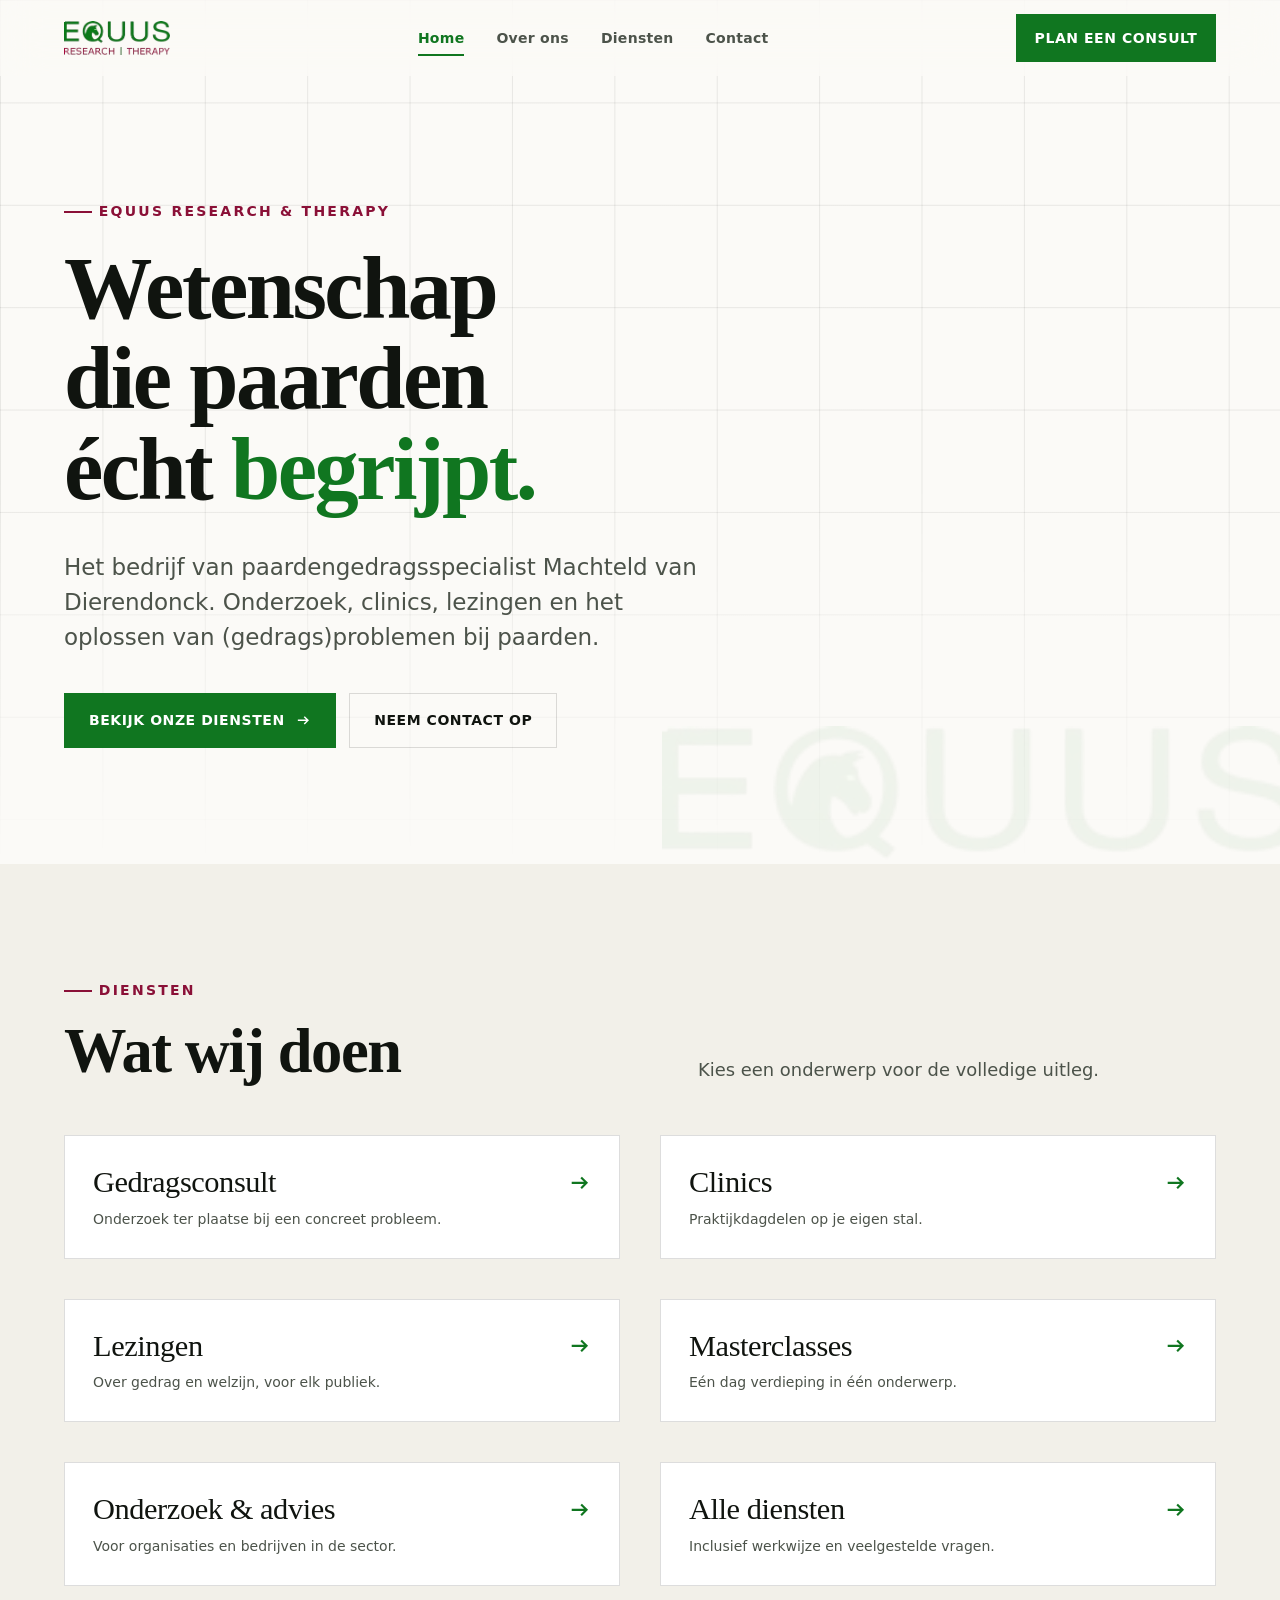
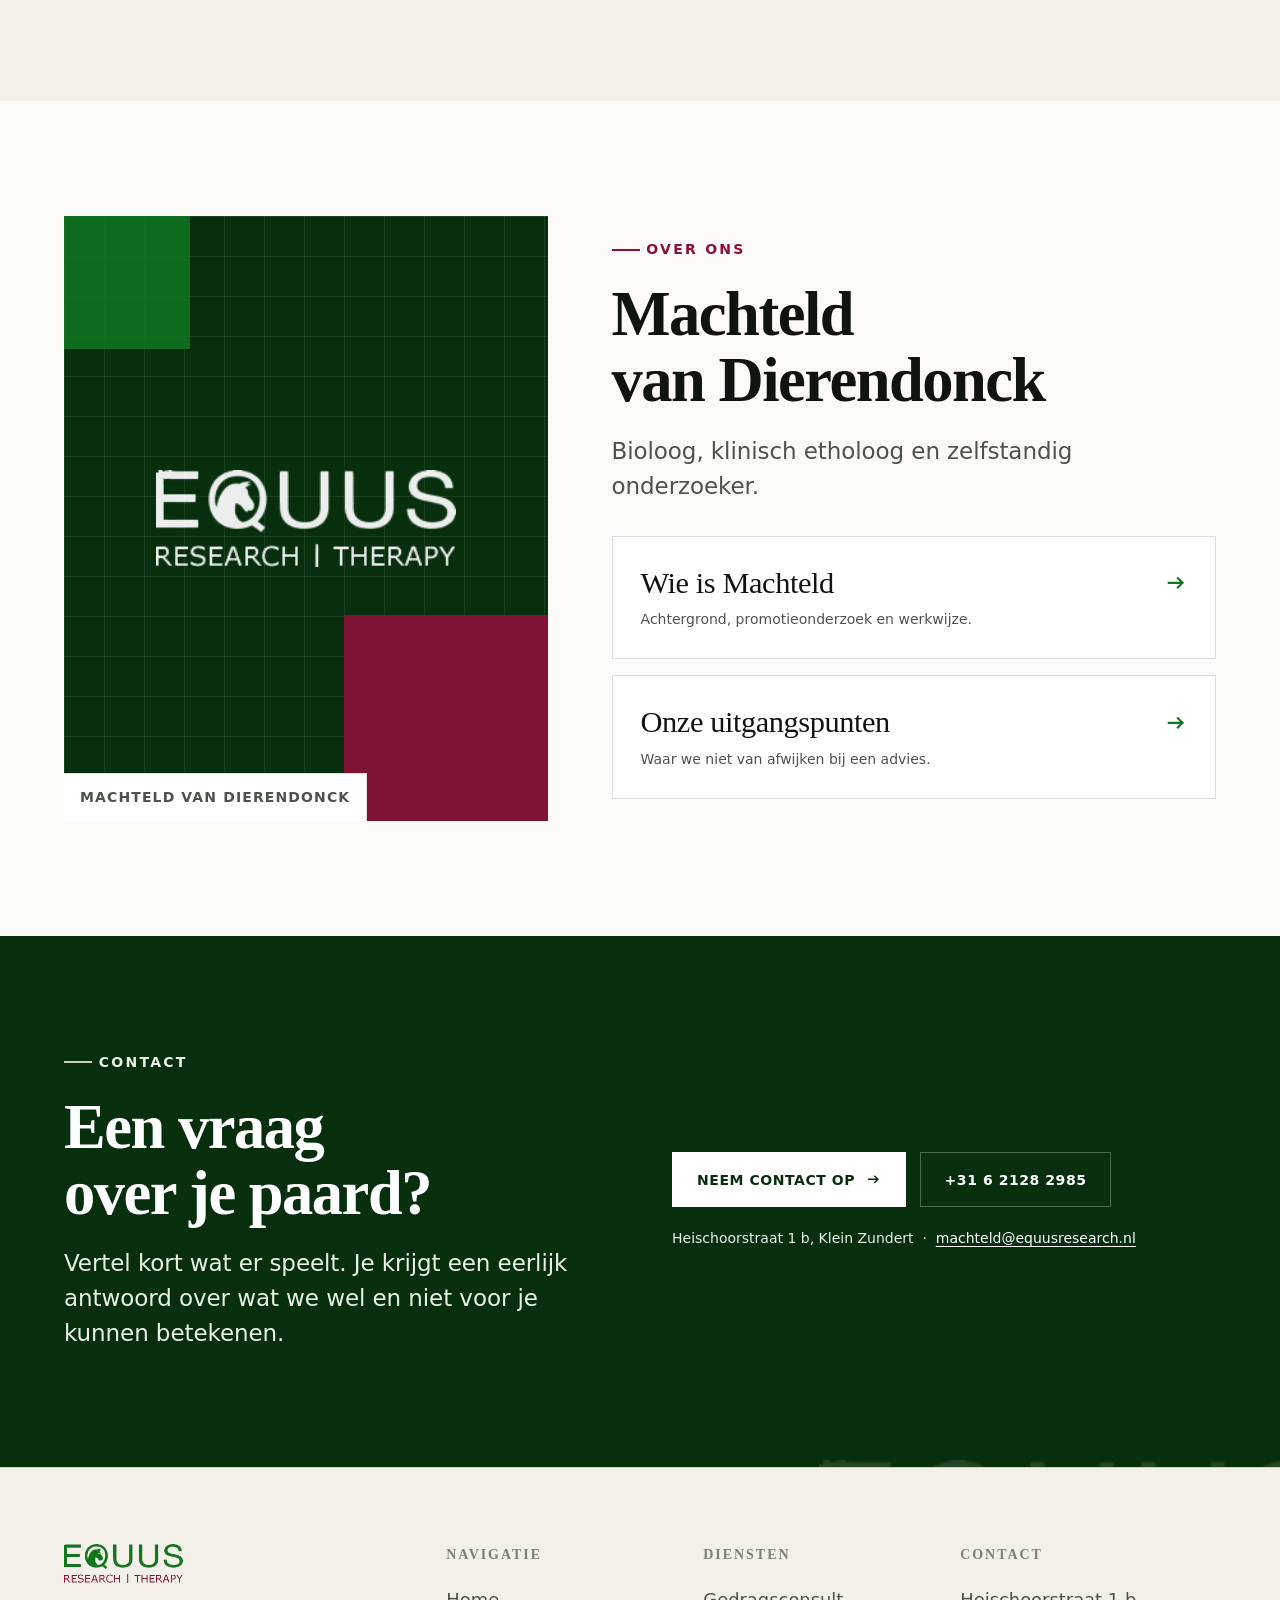
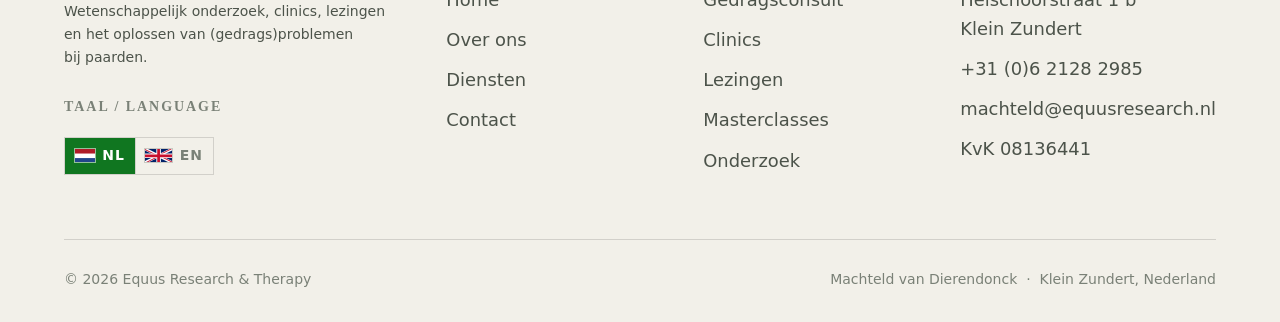
<file: index.html>
<!DOCTYPE html>
<html lang="nl">
<head>
<meta charset="utf-8">
<meta name="viewport" content="width=device-width, initial-scale=1">
<title>EQUUS — Paardengedragsspecialist & Gedragstherapie</title>
<meta name="description" content="Wetenschappelijk onderbouwde hulp bij gedragsproblemen bij paarden. Gedragsconsult, clinics, lezingen en masterclasses door paardengedragsspecialist Machteld van Dierendonck.">
<meta name="keywords" content="paardengedragsspecialist, gedragstherapie paard, gedragsproblemen paarden, paardengedrag, etholoog, clinics paarden, masterclass paardengedrag, paardenwelzijn">
<link rel="canonical" href="https://www.equusresearch.nl/">
<meta name="theme-color" content="#107620">
<meta name="author" content="Equus Research &amp; Therapy">
<meta name="robots" content="index, follow">

<meta property="og:type" content="website">
<meta property="og:locale" content="nl_NL">
<meta property="og:site_name" content="Equus Research &amp; Therapy">
<meta property="og:title" content="EQUUS — Paardengedragsspecialist &amp; Gedragstherapie">
<meta property="og:description" content="Wetenschap en praktijk verenigd. Gedragsconsulten, clinics, lezingen en masterclasses rond paardengedrag en paardenwelzijn.">
<meta property="og:url" content="https://www.equusresearch.nl/">
<meta property="og:image" content="https://www.equusresearch.nl/assets/img/equus-logo.png">
<meta name="twitter:card" content="summary_large_image">

<link rel="alternate" hreflang="nl" href="https://www.equusresearch.nl/">
<link rel="alternate" hreflang="en" href="https://www.equusresearch.nl/en/">
<link rel="alternate" hreflang="x-default" href="https://www.equusresearch.nl/">
<link rel="icon" href="assets/img/favicon-32.png" sizes="32x32" type="image/png">
<link rel="icon" href="assets/img/favicon-512.png" sizes="512x512" type="image/png">
<link rel="apple-touch-icon" href="assets/img/apple-touch-icon.png">
<link rel="stylesheet" href="assets/css/style.css">

<script type="application/ld+json">
{
  "@context": "https://schema.org",
  "@type": "ProfessionalService",
  "name": "Equus Research & Therapy",
  "description": "Wetenschappelijk onderzoek, clinics, lezingen en het oplossen van gedragsproblemen bij paarden.",
  "url": "https://www.equusresearch.nl/",
  "logo": "https://www.equusresearch.nl/assets/img/equus-logo.png",
  "image": "https://www.equusresearch.nl/assets/img/equus-logo.png",
  "email": "machteld@equusresearch.nl",
  "telephone": "+31621282985",
  "address": {
    "@type": "PostalAddress",
    "streetAddress": "Heischoorstraat 1 b",
    "addressLocality": "Klein Zundert",
    "addressRegion": "Noord-Brabant",
    "addressCountry": "NL"
  },
  "areaServed": { "@type": "Country", "name": "Nederland" },
  "founder": {
    "@type": "Person",
    "name": "Machteld van Dierendonck",
    "jobTitle": "Paardengedragsspecialist, bioloog en klinisch etholoog"
  },
  "knowsAbout": ["Paardengedrag", "Kuddegedrag", "Paardenwelzijn", "Ethologie", "Gedragstherapie paarden"],
  "identifier": { "@type": "PropertyValue", "name": "KvK", "value": "08136441" },
  "hasOfferCatalog": {
    "@type": "OfferCatalog",
    "name": "Diensten",
    "itemListElement": [
      { "@type": "Offer", "itemOffered": { "@type": "Service", "name": "Gedragsconsult" } },
      { "@type": "Offer", "itemOffered": { "@type": "Service", "name": "Clinics" } },
      { "@type": "Offer", "itemOffered": { "@type": "Service", "name": "Lezingen" } },
      { "@type": "Offer", "itemOffered": { "@type": "Service", "name": "Masterclasses" } },
      { "@type": "Offer", "itemOffered": { "@type": "Service", "name": "Wetenschappelijk onderzoek" } }
    ]
  }
}
</script>
</head>
<body>

<svg class="flag-sprite" aria-hidden="true" focusable="false" xmlns="http://www.w3.org/2000/svg">
  <symbol id="flag-nl" viewBox="0 0 9 6">
    <rect width="9" height="6" fill="#21468B"/>
    <rect width="9" height="4" fill="#FFFFFF"/>
    <rect width="9" height="2" fill="#AE1C28"/>
  </symbol>
  <symbol id="flag-gb" viewBox="0 0 60 30">
    <clipPath id="flag-gb-clip">
      <path d="M30,15 h30 v15 z v15 h-30 z h-30 v-15 z v-15 h30 z"/>
    </clipPath>
    <rect width="60" height="30" fill="#012169"/>
    <path d="M0,0 L60,30 M60,0 L0,30" stroke="#FFFFFF" stroke-width="6"/>
    <path d="M0,0 L60,30 M60,0 L0,30" clip-path="url(#flag-gb-clip)" stroke="#C8102E" stroke-width="4"/>
    <path d="M30,0 v30 M0,15 h60" stroke="#FFFFFF" stroke-width="10"/>
    <path d="M30,0 v30 M0,15 h60" stroke="#C8102E" stroke-width="6"/>
  </symbol>
</svg>

<a class="skip-link" href="#main">Naar hoofdinhoud</a>
<div class="progress" aria-hidden="true"></div>

<!-- ===================== HEADER ===================== -->
<header class="site-header">
  <div class="site-header__inner">
    <a class="brand" href="index.html" aria-label="Equus Research &amp; Therapy — naar de homepagina">
      <img src="assets/img/equus-logo.png" alt="Equus Research &amp; Therapy" width="235" height="76">
    </a>

    <nav class="nav" aria-label="Hoofdnavigatie">
      <a class="nav__link" data-nav="index.html" href="index.html">Home</a>
      <a class="nav__link" data-nav="over-ons.html" href="over-ons.html">Over ons</a>
      <a class="nav__link" data-nav="diensten.html" href="diensten.html">Diensten</a>
      <a class="nav__link" data-nav="contact.html" href="contact.html">Contact</a>
    </nav>

    <div class="header-actions">
      <a class="btn btn--sm" href="contact.html">
        <span class="btn__label">Plan een consult</span>
      </a>
      <button class="burger" type="button" aria-expanded="false" aria-controls="mobile-nav" aria-label="Menu openen">
        <span></span><span></span><span></span>
      </button>
    </div>
  </div>
</header>

<div class="scrim" aria-hidden="true"></div>
<nav class="mobile-nav" id="mobile-nav" aria-label="Mobiele navigatie">
  <a class="mobile-nav__link" data-nav="index.html" href="index.html"><span>01</span> Home</a>
  <a class="mobile-nav__link" data-nav="over-ons.html" href="over-ons.html"><span>02</span> Over ons</a>
  <a class="mobile-nav__link" data-nav="diensten.html" href="diensten.html"><span>03</span> Diensten</a>
  <a class="mobile-nav__link" data-nav="contact.html" href="contact.html"><span>04</span> Contact</a>
  <a class="btn" href="contact.html" style="margin-top: 1.75rem; justify-content: center;">
    <span class="btn__label">Plan een consult</span>
    <svg class="btn__arrow" viewBox="0 0 16 16" fill="none" aria-hidden="true"><path d="M2 8h11M9 4l4 4-4 4" stroke="currentColor" stroke-width="1.6"/></svg>
  </a>
  <div class="lang" role="group" aria-label="Taal / Language">
    <a class="lang__opt" href="index.html" hreflang="nl" lang="nl" aria-current="true">
      <svg class="lang__flag" width="21" height="14" aria-hidden="true"><use href="#flag-nl"/></svg>
      <span class="lang__label">NL</span>
    </a>
    <a class="lang__opt" href="en/index.html" hreflang="en" lang="en">
      <svg class="lang__flag" width="28" height="14" aria-hidden="true"><use href="#flag-gb"/></svg>
      <span class="lang__label">EN</span>
    </a>
  </div>
</nav>

<main id="main">

  <!-- ===================== HERO ===================== -->
  <section class="hero">
    <div class="hero__grid" aria-hidden="true"></div>
    <img class="hero__mark" src="assets/img/equus-logo.png" alt="" aria-hidden="true">

    <div class="shell hero__inner">
      <p class="eyebrow" data-reveal>Equus Research &amp; Therapy</p>

      <h1 class="display hero__title" data-reveal style="margin-top: 1.25rem;">
        Wetenschap die paarden écht <em>begrijpt.</em>
      </h1>

      <div style="max-width: 40rem; margin-top: clamp(1.5rem, 3vw, 2.25rem);">
        <p class="lead" data-reveal>
          Het bedrijf van paardengedragsspecialist Machteld van Dierendonck.
          Onderzoek, clinics, lezingen en het oplossen van (gedrags)problemen
          bij paarden.
        </p>
      </div>

      <div class="row" style="margin-top: clamp(1.75rem, 3vw, 2.5rem);" data-reveal>
        <a class="btn" href="diensten.html">
          <span class="btn__label">Bekijk onze diensten</span>
          <svg class="btn__arrow" viewBox="0 0 16 16" fill="none" aria-hidden="true">
            <path d="M2 8h11M9 4l4 4-4 4" stroke="currentColor" stroke-width="1.6"/>
          </svg>
        </a>
        <a class="btn btn--ghost" href="contact.html">
          <span class="btn__label">Neem contact op</span>
        </a>
      </div>
    </div>
  </section>

  <!-- ===================== DIENSTEN — KNOPPEN ===================== -->
  <section class="section band-tint">
    <div class="shell">
      <div class="section-head">
        <div class="section-head__title">
          <p class="eyebrow" data-reveal>Diensten</p>
          <h2 class="h1" data-reveal>Wat wij doen</h2>
        </div>
        <div data-reveal style="justify-self: start;">
          <p class="muted measure">Kies een onderwerp voor de volledige uitleg.</p>
        </div>
      </div>

      <div class="grid grid-2">
        <a class="tile" href="diensten.html#gedragsconsult" data-reveal>
          <span class="tile__title">Gedragsconsult</span>
          <svg class="tile__arrow" viewBox="0 0 16 16" fill="none" aria-hidden="true"><path d="M2 8h11M9 4l4 4-4 4" stroke="currentColor" stroke-width="1.6"/></svg>
          <span class="tile__text">Onderzoek ter plaatse bij een concreet probleem.</span>
        </a>

        <a class="tile" href="diensten.html#clinics" data-reveal>
          <span class="tile__title">Clinics</span>
          <svg class="tile__arrow" viewBox="0 0 16 16" fill="none" aria-hidden="true"><path d="M2 8h11M9 4l4 4-4 4" stroke="currentColor" stroke-width="1.6"/></svg>
          <span class="tile__text">Praktijkdagdelen op je eigen stal.</span>
        </a>

        <a class="tile" href="diensten.html#lezingen" data-reveal>
          <span class="tile__title">Lezingen</span>
          <svg class="tile__arrow" viewBox="0 0 16 16" fill="none" aria-hidden="true"><path d="M2 8h11M9 4l4 4-4 4" stroke="currentColor" stroke-width="1.6"/></svg>
          <span class="tile__text">Over gedrag en welzijn, voor elk publiek.</span>
        </a>

        <a class="tile" href="diensten.html#masterclasses" data-reveal>
          <span class="tile__title">Masterclasses</span>
          <svg class="tile__arrow" viewBox="0 0 16 16" fill="none" aria-hidden="true"><path d="M2 8h11M9 4l4 4-4 4" stroke="currentColor" stroke-width="1.6"/></svg>
          <span class="tile__text">Eén dag verdieping in één onderwerp.</span>
        </a>

        <a class="tile" href="diensten.html#onderzoek" data-reveal>
          <span class="tile__title">Onderzoek &amp; advies</span>
          <svg class="tile__arrow" viewBox="0 0 16 16" fill="none" aria-hidden="true"><path d="M2 8h11M9 4l4 4-4 4" stroke="currentColor" stroke-width="1.6"/></svg>
          <span class="tile__text">Voor organisaties en bedrijven in de sector.</span>
        </a>

        <a class="tile" href="diensten.html" data-reveal>
          <span class="tile__title">Alle diensten</span>
          <svg class="tile__arrow" viewBox="0 0 16 16" fill="none" aria-hidden="true"><path d="M2 8h11M9 4l4 4-4 4" stroke="currentColor" stroke-width="1.6"/></svg>
          <span class="tile__text">Inclusief werkwijze en veelgestelde vragen.</span>
        </a>
      </div>
    </div>
  </section>

  <!-- ===================== MACHTELD — KNOP ===================== -->
  <section class="section">
    <div class="shell">
      <div class="split split--wide-right">
        <figure class="art" style="margin: 0;">
          <span class="art__layer" aria-hidden="true"></span>
          <span class="art__block art__block--a" aria-hidden="true"></span>
          <span class="art__block art__block--b" aria-hidden="true"></span>
          <img class="art__mark" src="assets/img/equus-logo.png" alt="" aria-hidden="true">
          <figcaption class="art__caption">Machteld van Dierendonck</figcaption>
        </figure>

        <div class="stack-lg">
          <div class="stack">
            <p class="eyebrow" data-reveal>Over ons</p>
            <h2 class="h1" data-reveal>Machteld van&nbsp;Dierendonck</h2>
            <p class="lead" data-reveal>
              Bioloog, klinisch etholoog en zelfstandig onderzoeker.
            </p>
          </div>

          <div class="grid" style="gap: 1rem;">
            <a class="tile" href="over-ons.html" data-reveal>
              <span class="tile__title">Wie is Machteld</span>
              <svg class="tile__arrow" viewBox="0 0 16 16" fill="none" aria-hidden="true"><path d="M2 8h11M9 4l4 4-4 4" stroke="currentColor" stroke-width="1.6"/></svg>
              <span class="tile__text">Achtergrond, promotieonderzoek en werkwijze.</span>
            </a>
            <a class="tile" href="over-ons.html#uitgangspunten" data-reveal>
              <span class="tile__title">Onze uitgangspunten</span>
              <svg class="tile__arrow" viewBox="0 0 16 16" fill="none" aria-hidden="true"><path d="M2 8h11M9 4l4 4-4 4" stroke="currentColor" stroke-width="1.6"/></svg>
              <span class="tile__text">Waar we niet van afwijken bij een advies.</span>
            </a>
          </div>
        </div>
      </div>
    </div>
  </section>

  <!-- ===================== CTA ===================== -->
  <section class="section cta">
    <img class="cta__mark" src="assets/img/equus-logo.png" alt="" aria-hidden="true">
    <div class="shell cta__inner">
      <div class="split">
        <div class="stack">
          <p class="eyebrow eyebrow--invert" data-reveal>Contact</p>
          <h2 class="h1" data-reveal>Een vraag over je paard?</h2>
          <p class="lead" data-reveal>
            Vertel kort wat er speelt. Je krijgt een eerlijk antwoord over wat we
            wel en niet voor je kunnen betekenen.
          </p>
        </div>
        <div class="stack" data-reveal>
          <div class="row">
            <a class="btn btn--invert" href="contact.html">
              <span class="btn__label">Neem contact op</span>
              <svg class="btn__arrow" viewBox="0 0 16 16" fill="none" aria-hidden="true"><path d="M2 8h11M9 4l4 4-4 4" stroke="currentColor" stroke-width="1.6"/></svg>
            </a>
            <a class="btn btn--outline-invert" href="tel:+31621282985">
              <span class="btn__label">+31 6 2128 2985</span>
            </a>
          </div>
          <p class="muted" style="font-size: var(--step--1);">
            Heischoorstraat 1 b, Klein Zundert &nbsp;·&nbsp;
            <a href="mailto:machteld@equusresearch.nl" style="text-decoration: underline; text-underline-offset: 3px;">machteld@equusresearch.nl</a>
          </p>
        </div>
      </div>
    </div>
  </section>

</main>

<!-- ===================== FOOTER ===================== -->
<footer class="site-footer">
  <div class="shell">
    <div class="footer-grid">
      <div class="footer-brand">
        <img src="assets/img/equus-logo.png" alt="Equus Research &amp; Therapy" width="235" height="76">
        <p class="muted measure-sm" style="font-size: var(--step--1);">
          Wetenschappelijk onderzoek, clinics, lezingen en het oplossen van
          (gedrags)problemen bij paarden.
        </p>
        <h2 class="footer-title" style="margin-top: 1.75rem;">Taal / Language</h2>
  <div class="lang lang--footer" role="group" aria-label="Taal / Language">
    <a class="lang__opt" href="index.html" hreflang="nl" lang="nl" aria-current="true">
      <svg class="lang__flag" width="21" height="14" aria-hidden="true"><use href="#flag-nl"/></svg>
      <span class="lang__label">NL</span>
    </a>
    <a class="lang__opt" href="en/index.html" hreflang="en" lang="en">
      <svg class="lang__flag" width="28" height="14" aria-hidden="true"><use href="#flag-gb"/></svg>
      <span class="lang__label">EN</span>
    </a>
  </div>
      </div>

      <div>
        <h2 class="footer-title">Navigatie</h2>
        <ul class="footer-list">
          <li><a href="index.html">Home</a></li>
          <li><a href="over-ons.html">Over ons</a></li>
          <li><a href="diensten.html">Diensten</a></li>
          <li><a href="contact.html">Contact</a></li>
        </ul>
      </div>

      <div>
        <h2 class="footer-title">Diensten</h2>
        <ul class="footer-list">
          <li><a href="diensten.html#gedragsconsult">Gedragsconsult</a></li>
          <li><a href="diensten.html#clinics">Clinics</a></li>
          <li><a href="diensten.html#lezingen">Lezingen</a></li>
          <li><a href="diensten.html#masterclasses">Masterclasses</a></li>
          <li><a href="diensten.html#onderzoek">Onderzoek</a></li>
        </ul>
      </div>

      <div>
        <h2 class="footer-title">Contact</h2>
        <ul class="footer-list">
          <li><span>Heischoorstraat 1 b<br>Klein Zundert</span></li>
          <li><a href="tel:+31621282985">+31 (0)6 2128 2985</a></li>
          <li><a href="mailto:machteld@equusresearch.nl">machteld@equusresearch.nl</a></li>
          <li><span>KvK 08136441</span></li>
        </ul>
      </div>
    </div>

    <div class="footer-bottom">
      <span>&copy; <span id="year">2026</span> Equus Research &amp; Therapy</span>
      <span>Machteld van Dierendonck &nbsp;·&nbsp; Klein Zundert, Nederland</span>
    </div>
  </div>
</footer>

<button class="to-top" type="button" aria-label="Terug naar boven">
  <svg viewBox="0 0 16 16" fill="none" aria-hidden="true"><path d="M8 13V3M4 7l4-4 4 4" stroke="currentColor" stroke-width="1.6"/></svg>
</button>

<script src="assets/js/main.js"></script>
<script>document.getElementById('year').textContent = new Date().getFullYear();</script>
</body>
</html>
</file>
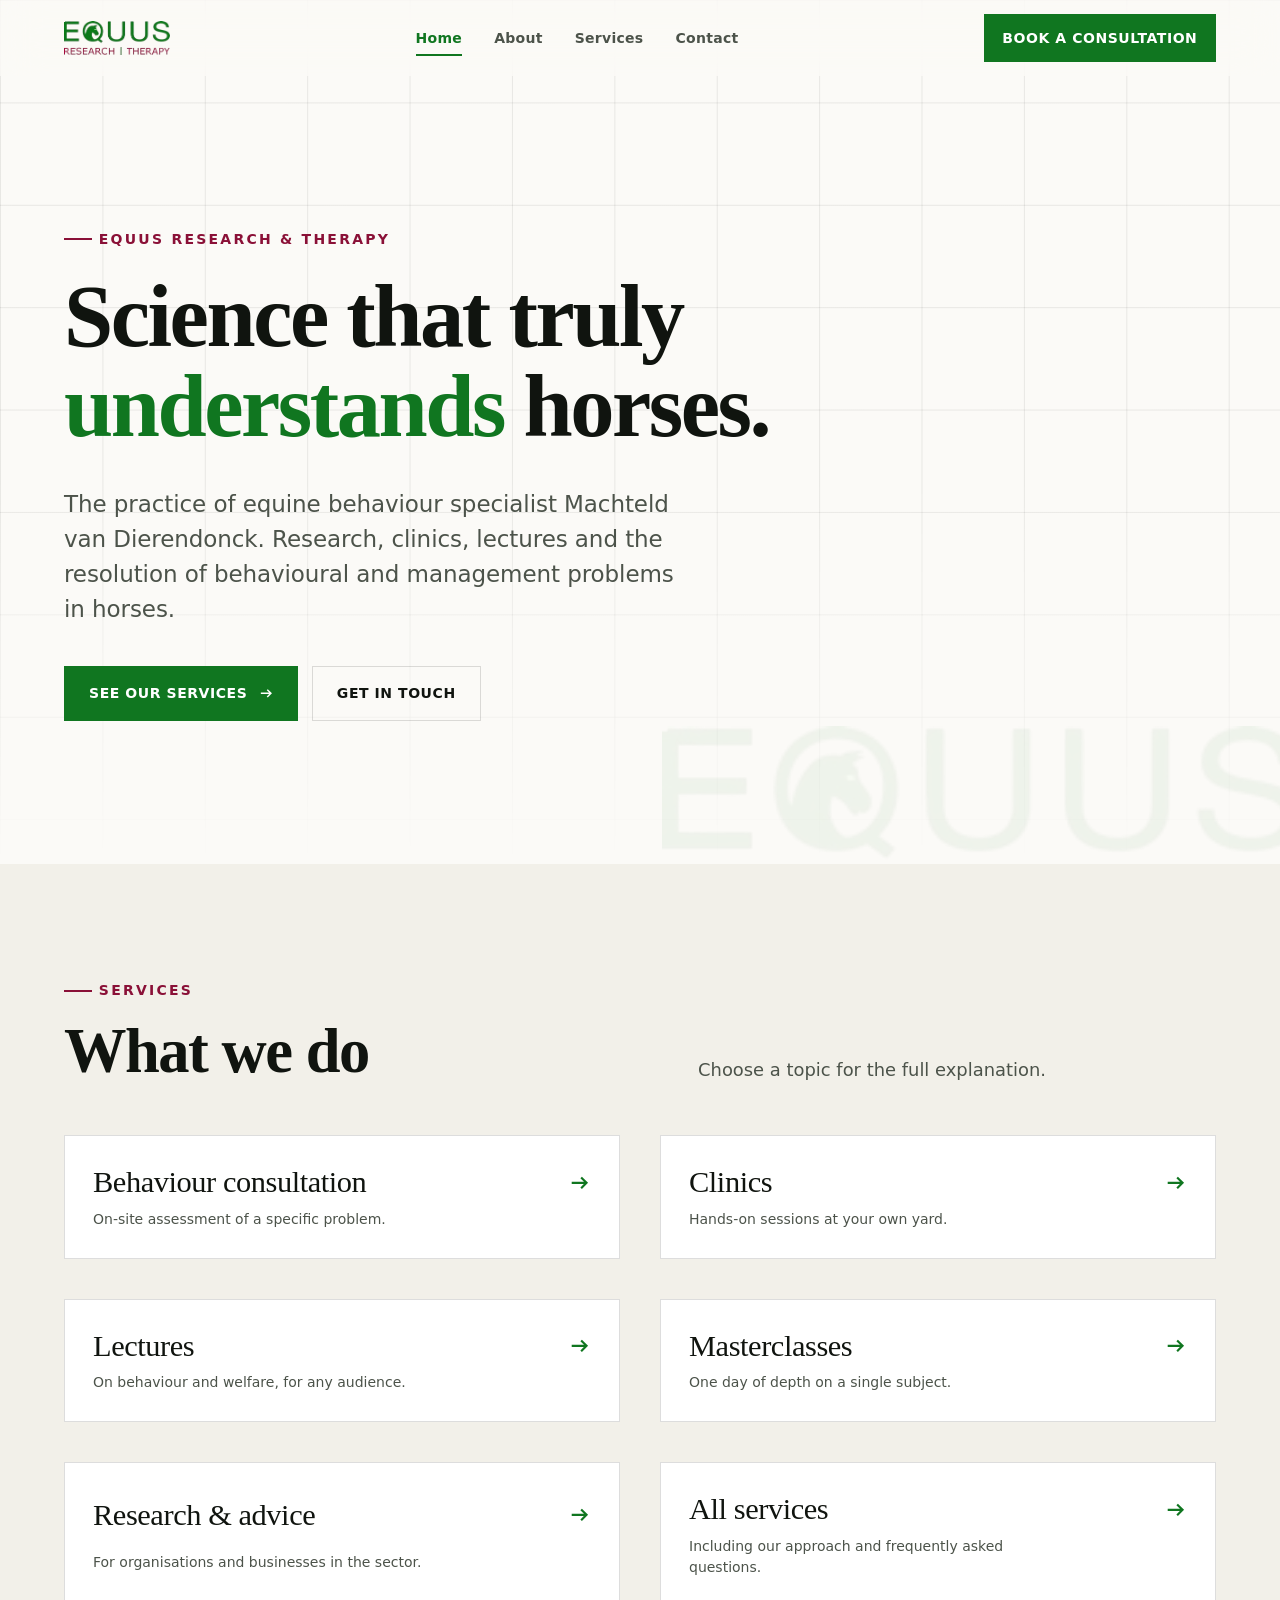
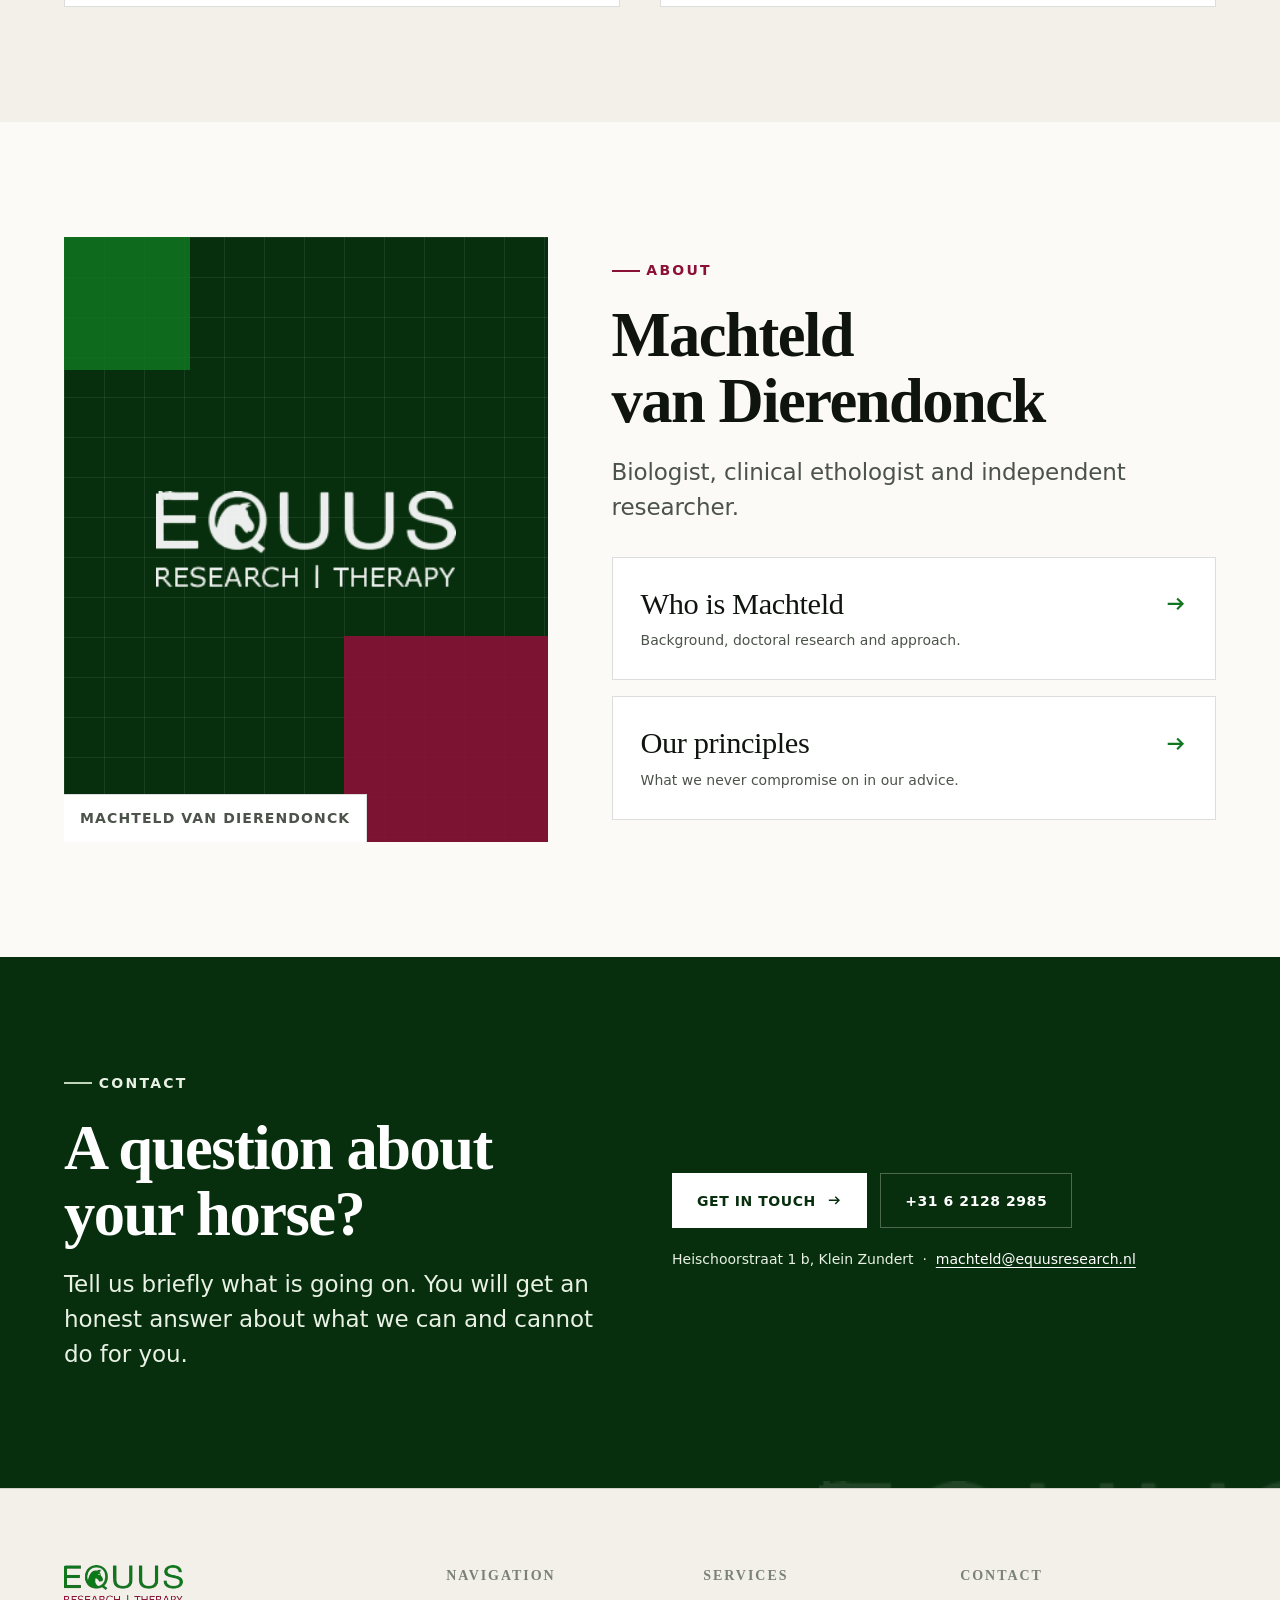
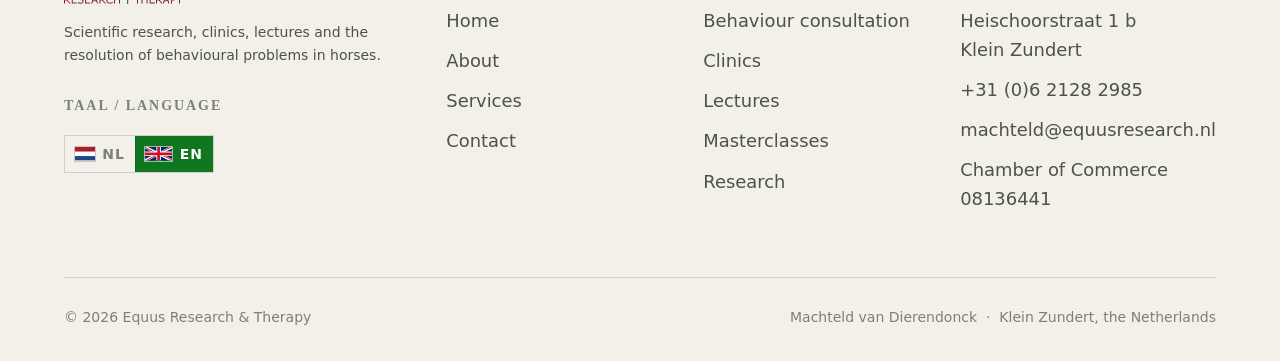
<file: en/index.html>
<!DOCTYPE html>
<html lang="en">
<head>
<meta charset="utf-8">
<meta name="viewport" content="width=device-width, initial-scale=1">
<title>EQUUS — Equine Behaviour Specialist & Therapy</title>
<meta name="description" content="Science-based help with behavioural problems in horses. Behaviour consultations, clinics, lectures and masterclasses by equine behaviour specialist Machteld van Dierendonck.">
<meta name="keywords" content="equine behaviour specialist, horse behaviour therapy, behavioural problems horses, equine ethologist, horse clinics, masterclass horse behaviour, horse welfare">
<link rel="canonical" href="https://www.equusresearch.nl/en/">
<meta name="theme-color" content="#107620">
<meta name="author" content="Equus Research &amp; Therapy">
<meta name="robots" content="index, follow">

<meta property="og:type" content="website">
<meta property="og:locale" content="en_GB">
<meta property="og:locale:alternate" content="nl_NL">
<meta property="og:site_name" content="Equus Research &amp; Therapy">
<meta property="og:title" content="EQUUS — Equine Behaviour Specialist &amp; Therapy">
<meta property="og:description" content="Science and practice combined. Behaviour consultations, clinics, lectures and masterclasses on equine behaviour and welfare.">
<meta property="og:url" content="https://www.equusresearch.nl/en/">
<meta property="og:image" content="https://www.equusresearch.nl/assets/img/equus-logo.png">
<meta name="twitter:card" content="summary_large_image">

<link rel="alternate" hreflang="nl" href="https://www.equusresearch.nl/">
<link rel="alternate" hreflang="en" href="https://www.equusresearch.nl/en/">
<link rel="alternate" hreflang="x-default" href="https://www.equusresearch.nl/">
<link rel="icon" href="../assets/img/favicon-32.png" sizes="32x32" type="image/png">
<link rel="icon" href="../assets/img/favicon-512.png" sizes="512x512" type="image/png">
<link rel="apple-touch-icon" href="../assets/img/apple-touch-icon.png">
<link rel="stylesheet" href="../assets/css/style.css">

<script type="application/ld+json">
{
  "@context": "https://schema.org",
  "@type": "ProfessionalService",
  "name": "Equus Research & Therapy",
  "description": "Scientific research, clinics, lectures and resolving behavioural problems in horses.",
  "url": "https://www.equusresearch.nl/en/",
  "logo": "https://www.equusresearch.nl/assets/img/equus-logo.png",
  "image": "https://www.equusresearch.nl/assets/img/equus-logo.png",
  "email": "machteld@equusresearch.nl",
  "telephone": "+31621282985",
  "address": {
    "@type": "PostalAddress",
    "streetAddress": "Heischoorstraat 1 b",
    "addressLocality": "Klein Zundert",
    "addressRegion": "Noord-Brabant",
    "addressCountry": "NL"
  },
  "areaServed": { "@type": "Country", "name": "Netherlands" },
  "founder": {
    "@type": "Person",
    "name": "Machteld van Dierendonck",
    "jobTitle": "Equine behaviour specialist, biologist and clinical ethologist"
  },
  "knowsAbout": ["Equine behaviour", "Herd behaviour", "Horse welfare", "Ethology", "Equine behaviour therapy"],
  "identifier": { "@type": "PropertyValue", "name": "KvK", "value": "08136441" },
  "inLanguage": "en",
  "hasOfferCatalog": {
    "@type": "OfferCatalog",
    "name": "Services",
    "itemListElement": [
      { "@type": "Offer", "itemOffered": { "@type": "Service", "name": "Behaviour consultation" } },
      { "@type": "Offer", "itemOffered": { "@type": "Service", "name": "Clinics" } },
      { "@type": "Offer", "itemOffered": { "@type": "Service", "name": "Lectures" } },
      { "@type": "Offer", "itemOffered": { "@type": "Service", "name": "Masterclasses" } },
      { "@type": "Offer", "itemOffered": { "@type": "Service", "name": "Scientific research" } }
    ]
  }
}
</script>
</head>
<body>

<svg class="flag-sprite" aria-hidden="true" focusable="false" xmlns="http://www.w3.org/2000/svg">
  <symbol id="flag-nl" viewBox="0 0 9 6">
    <rect width="9" height="6" fill="#21468B"/>
    <rect width="9" height="4" fill="#FFFFFF"/>
    <rect width="9" height="2" fill="#AE1C28"/>
  </symbol>
  <symbol id="flag-gb" viewBox="0 0 60 30">
    <clipPath id="flag-gb-clip">
      <path d="M30,15 h30 v15 z v15 h-30 z h-30 v-15 z v-15 h30 z"/>
    </clipPath>
    <rect width="60" height="30" fill="#012169"/>
    <path d="M0,0 L60,30 M60,0 L0,30" stroke="#FFFFFF" stroke-width="6"/>
    <path d="M0,0 L60,30 M60,0 L0,30" clip-path="url(#flag-gb-clip)" stroke="#C8102E" stroke-width="4"/>
    <path d="M30,0 v30 M0,15 h60" stroke="#FFFFFF" stroke-width="10"/>
    <path d="M30,0 v30 M0,15 h60" stroke="#C8102E" stroke-width="6"/>
  </symbol>
</svg>

<a class="skip-link" href="#main">Skip to main content</a>
<div class="progress" aria-hidden="true"></div>

<!-- ===================== HEADER ===================== -->
<header class="site-header">
  <div class="site-header__inner">
    <a class="brand" href="index.html" aria-label="Equus Research &amp; Therapy — back to the home page">
      <img src="../assets/img/equus-logo.png" alt="Equus Research &amp; Therapy" width="235" height="76">
    </a>

    <nav class="nav" aria-label="Main navigation">
      <a class="nav__link" data-nav="index.html" href="index.html">Home</a>
      <a class="nav__link" data-nav="about.html" href="about.html">About</a>
      <a class="nav__link" data-nav="services.html" href="services.html">Services</a>
      <a class="nav__link" data-nav="contact.html" href="contact.html">Contact</a>
    </nav>

    <div class="header-actions">
      <a class="btn btn--sm" href="contact.html">
        <span class="btn__label">Book a consultation</span>
      </a>
      <button class="burger" type="button" aria-expanded="false" aria-controls="mobile-nav" aria-label="Open menu">
        <span></span><span></span><span></span>
      </button>
    </div>
  </div>
</header>

<div class="scrim" aria-hidden="true"></div>
<nav class="mobile-nav" id="mobile-nav" aria-label="Mobile navigation">
  <a class="mobile-nav__link" data-nav="index.html" href="index.html"><span>01</span> Home</a>
  <a class="mobile-nav__link" data-nav="about.html" href="about.html"><span>02</span> About</a>
  <a class="mobile-nav__link" data-nav="services.html" href="services.html"><span>03</span> Services</a>
  <a class="mobile-nav__link" data-nav="contact.html" href="contact.html"><span>04</span> Contact</a>
  <a class="btn" href="contact.html" style="margin-top: 1.75rem; justify-content: center;">
    <span class="btn__label">Book a consultation</span>
    <svg class="btn__arrow" viewBox="0 0 16 16" fill="none" aria-hidden="true"><path d="M2 8h11M9 4l4 4-4 4" stroke="currentColor" stroke-width="1.6"/></svg>
  </a>
  <div class="lang" role="group" aria-label="Taal / Language">
    <a class="lang__opt" href="../index.html" hreflang="nl" lang="nl">
      <svg class="lang__flag" width="21" height="14" aria-hidden="true"><use href="#flag-nl"/></svg>
      <span class="lang__label">NL</span>
    </a>
    <a class="lang__opt" href="index.html" hreflang="en" lang="en" aria-current="true">
      <svg class="lang__flag" width="28" height="14" aria-hidden="true"><use href="#flag-gb"/></svg>
      <span class="lang__label">EN</span>
    </a>
  </div>
</nav>

<main id="main">

  <!-- ===================== HERO ===================== -->
  <section class="hero">
    <div class="hero__grid" aria-hidden="true"></div>
    <img class="hero__mark" src="../assets/img/equus-logo.png" alt="" aria-hidden="true">

    <div class="shell hero__inner">
      <p class="eyebrow" data-reveal>Equus Research &amp; Therapy</p>

      <h1 class="display hero__title" data-reveal style="margin-top: 1.25rem;">
        Science that truly <em>understands</em> horses.
      </h1>

      <div style="max-width: 40rem; margin-top: clamp(1.5rem, 3vw, 2.25rem);">
        <p class="lead" data-reveal>
          The practice of equine behaviour specialist Machteld van Dierendonck.
          Research, clinics, lectures and the resolution of behavioural and
          management problems in horses.
        </p>
      </div>

      <div class="row" style="margin-top: clamp(1.75rem, 3vw, 2.5rem);" data-reveal>
        <a class="btn" href="services.html">
          <span class="btn__label">See our services</span>
          <svg class="btn__arrow" viewBox="0 0 16 16" fill="none" aria-hidden="true">
            <path d="M2 8h11M9 4l4 4-4 4" stroke="currentColor" stroke-width="1.6"/>
          </svg>
        </a>
        <a class="btn btn--ghost" href="contact.html">
          <span class="btn__label">Get in touch</span>
        </a>
      </div>
    </div>
  </section>

  <!-- ===================== SERVICES — BUTTONS ===================== -->
  <section class="section band-tint">
    <div class="shell">
      <div class="section-head">
        <div class="section-head__title">
          <p class="eyebrow" data-reveal>Services</p>
          <h2 class="h1" data-reveal>What we do</h2>
        </div>
        <div data-reveal style="justify-self: start;">
          <p class="muted measure">Choose a topic for the full explanation.</p>
        </div>
      </div>

      <div class="grid grid-2">
        <a class="tile" href="services.html#consultation" data-reveal>
          <span class="tile__title">Behaviour consultation</span>
          <svg class="tile__arrow" viewBox="0 0 16 16" fill="none" aria-hidden="true"><path d="M2 8h11M9 4l4 4-4 4" stroke="currentColor" stroke-width="1.6"/></svg>
          <span class="tile__text">On-site assessment of a specific problem.</span>
        </a>

        <a class="tile" href="services.html#clinics" data-reveal>
          <span class="tile__title">Clinics</span>
          <svg class="tile__arrow" viewBox="0 0 16 16" fill="none" aria-hidden="true"><path d="M2 8h11M9 4l4 4-4 4" stroke="currentColor" stroke-width="1.6"/></svg>
          <span class="tile__text">Hands-on sessions at your own yard.</span>
        </a>

        <a class="tile" href="services.html#lectures" data-reveal>
          <span class="tile__title">Lectures</span>
          <svg class="tile__arrow" viewBox="0 0 16 16" fill="none" aria-hidden="true"><path d="M2 8h11M9 4l4 4-4 4" stroke="currentColor" stroke-width="1.6"/></svg>
          <span class="tile__text">On behaviour and welfare, for any audience.</span>
        </a>

        <a class="tile" href="services.html#masterclasses" data-reveal>
          <span class="tile__title">Masterclasses</span>
          <svg class="tile__arrow" viewBox="0 0 16 16" fill="none" aria-hidden="true"><path d="M2 8h11M9 4l4 4-4 4" stroke="currentColor" stroke-width="1.6"/></svg>
          <span class="tile__text">One day of depth on a single subject.</span>
        </a>

        <a class="tile" href="services.html#research" data-reveal>
          <span class="tile__title">Research &amp; advice</span>
          <svg class="tile__arrow" viewBox="0 0 16 16" fill="none" aria-hidden="true"><path d="M2 8h11M9 4l4 4-4 4" stroke="currentColor" stroke-width="1.6"/></svg>
          <span class="tile__text">For organisations and businesses in the sector.</span>
        </a>

        <a class="tile" href="services.html" data-reveal>
          <span class="tile__title">All services</span>
          <svg class="tile__arrow" viewBox="0 0 16 16" fill="none" aria-hidden="true"><path d="M2 8h11M9 4l4 4-4 4" stroke="currentColor" stroke-width="1.6"/></svg>
          <span class="tile__text">Including our approach and frequently asked questions.</span>
        </a>
      </div>
    </div>
  </section>

  <!-- ===================== MACHTELD — BUTTONS ===================== -->
  <section class="section">
    <div class="shell">
      <div class="split split--wide-right">
        <figure class="art" style="margin: 0;">
          <span class="art__layer" aria-hidden="true"></span>
          <span class="art__block art__block--a" aria-hidden="true"></span>
          <span class="art__block art__block--b" aria-hidden="true"></span>
          <img class="art__mark" src="../assets/img/equus-logo.png" alt="" aria-hidden="true">
          <figcaption class="art__caption">Machteld van Dierendonck</figcaption>
        </figure>

        <div class="stack-lg">
          <div class="stack">
            <p class="eyebrow" data-reveal>About</p>
            <h2 class="h1" data-reveal>Machteld van&nbsp;Dierendonck</h2>
            <p class="lead" data-reveal>
              Biologist, clinical ethologist and independent researcher.
            </p>
          </div>

          <div class="grid" style="gap: 1rem;">
            <a class="tile" href="about.html" data-reveal>
              <span class="tile__title">Who is Machteld</span>
              <svg class="tile__arrow" viewBox="0 0 16 16" fill="none" aria-hidden="true"><path d="M2 8h11M9 4l4 4-4 4" stroke="currentColor" stroke-width="1.6"/></svg>
              <span class="tile__text">Background, doctoral research and approach.</span>
            </a>
            <a class="tile" href="about.html#principles" data-reveal>
              <span class="tile__title">Our principles</span>
              <svg class="tile__arrow" viewBox="0 0 16 16" fill="none" aria-hidden="true"><path d="M2 8h11M9 4l4 4-4 4" stroke="currentColor" stroke-width="1.6"/></svg>
              <span class="tile__text">What we never compromise on in our advice.</span>
            </a>
          </div>
        </div>
      </div>
    </div>
  </section>

  <!-- ===================== CTA ===================== -->
  <section class="section cta">
    <img class="cta__mark" src="../assets/img/equus-logo.png" alt="" aria-hidden="true">
    <div class="shell cta__inner">
      <div class="split">
        <div class="stack">
          <p class="eyebrow eyebrow--invert" data-reveal>Contact</p>
          <h2 class="h1" data-reveal>A question about your horse?</h2>
          <p class="lead" data-reveal>
            Tell us briefly what is going on. You will get an honest answer about
            what we can and cannot do for you.
          </p>
        </div>
        <div class="stack" data-reveal>
          <div class="row">
            <a class="btn btn--invert" href="contact.html">
              <span class="btn__label">Get in touch</span>
              <svg class="btn__arrow" viewBox="0 0 16 16" fill="none" aria-hidden="true"><path d="M2 8h11M9 4l4 4-4 4" stroke="currentColor" stroke-width="1.6"/></svg>
            </a>
            <a class="btn btn--outline-invert" href="tel:+31621282985">
              <span class="btn__label">+31 6 2128 2985</span>
            </a>
          </div>
          <p class="muted" style="font-size: var(--step--1);">
            Heischoorstraat 1 b, Klein Zundert &nbsp;·&nbsp;
            <a href="mailto:machteld@equusresearch.nl" style="text-decoration: underline; text-underline-offset: 3px;">machteld@equusresearch.nl</a>
          </p>
        </div>
      </div>
    </div>
  </section>

</main>

<!-- ===================== FOOTER ===================== -->
<footer class="site-footer">
  <div class="shell">
    <div class="footer-grid">
      <div class="footer-brand">
        <img src="../assets/img/equus-logo.png" alt="Equus Research &amp; Therapy" width="235" height="76">
        <p class="muted measure-sm" style="font-size: var(--step--1);">
          Scientific research, clinics, lectures and the resolution of
          behavioural problems in horses.
        </p>
        <h2 class="footer-title" style="margin-top: 1.75rem;">Taal / Language</h2>
  <div class="lang lang--footer" role="group" aria-label="Taal / Language">
    <a class="lang__opt" href="../index.html" hreflang="nl" lang="nl">
      <svg class="lang__flag" width="21" height="14" aria-hidden="true"><use href="#flag-nl"/></svg>
      <span class="lang__label">NL</span>
    </a>
    <a class="lang__opt" href="index.html" hreflang="en" lang="en" aria-current="true">
      <svg class="lang__flag" width="28" height="14" aria-hidden="true"><use href="#flag-gb"/></svg>
      <span class="lang__label">EN</span>
    </a>
  </div>
      </div>

      <div>
        <h2 class="footer-title">Navigation</h2>
        <ul class="footer-list">
          <li><a href="index.html">Home</a></li>
          <li><a href="about.html">About</a></li>
          <li><a href="services.html">Services</a></li>
          <li><a href="contact.html">Contact</a></li>
        </ul>
      </div>

      <div>
        <h2 class="footer-title">Services</h2>
        <ul class="footer-list">
          <li><a href="services.html#consultation">Behaviour consultation</a></li>
          <li><a href="services.html#clinics">Clinics</a></li>
          <li><a href="services.html#lectures">Lectures</a></li>
          <li><a href="services.html#masterclasses">Masterclasses</a></li>
          <li><a href="services.html#research">Research</a></li>
        </ul>
      </div>

      <div>
        <h2 class="footer-title">Contact</h2>
        <ul class="footer-list">
          <li><span>Heischoorstraat 1 b<br>Klein Zundert</span></li>
          <li><a href="tel:+31621282985">+31 (0)6 2128 2985</a></li>
          <li><a href="mailto:machteld@equusresearch.nl">machteld@equusresearch.nl</a></li>
          <li><span>Chamber of Commerce 08136441</span></li>
        </ul>
      </div>
    </div>

    <div class="footer-bottom">
      <span>&copy; <span id="year">2026</span> Equus Research &amp; Therapy</span>
      <span>Machteld van Dierendonck &nbsp;·&nbsp; Klein Zundert, the Netherlands</span>
    </div>
  </div>
</footer>

<button class="to-top" type="button" aria-label="Back to top">
  <svg viewBox="0 0 16 16" fill="none" aria-hidden="true"><path d="M8 13V3M4 7l4-4 4 4" stroke="currentColor" stroke-width="1.6"/></svg>
</button>

<script src="../assets/js/main.js"></script>
<script>document.getElementById('year').textContent = new Date().getFullYear();</script>
</body>
</html>
</file>
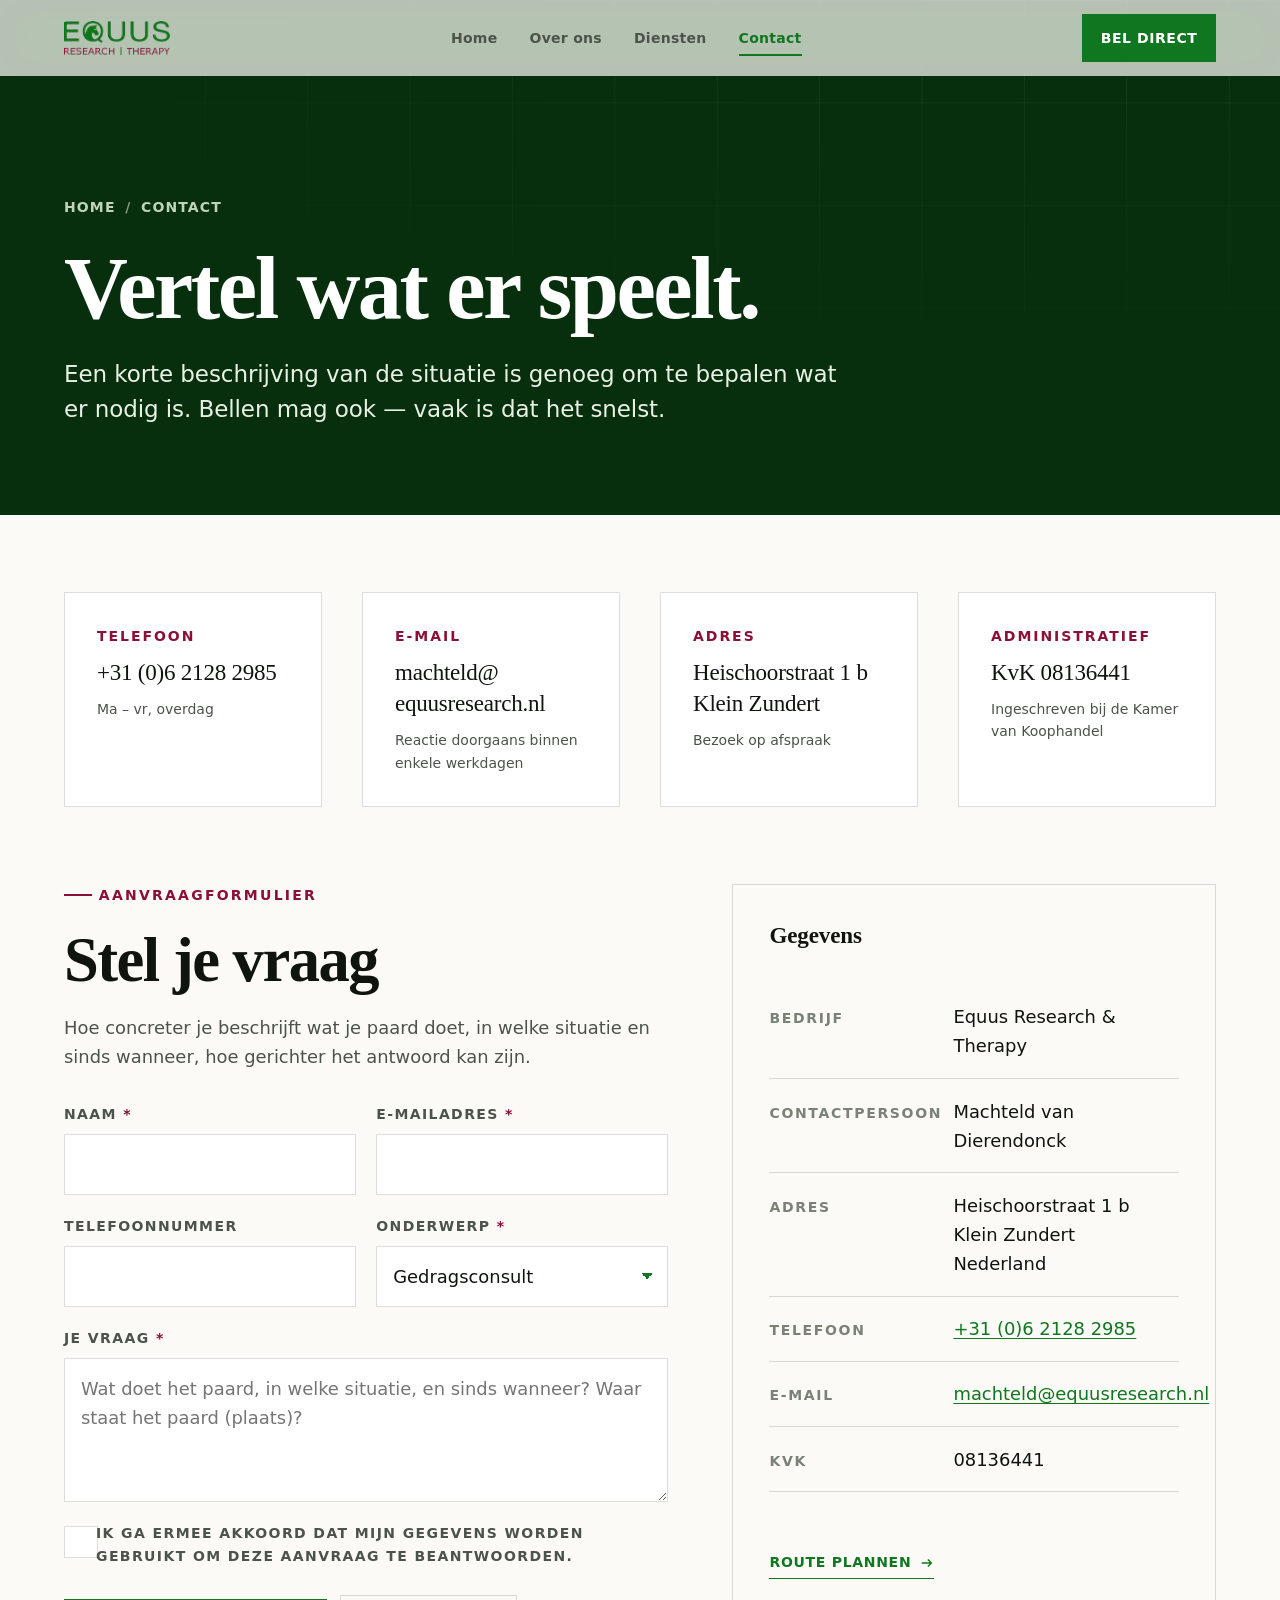
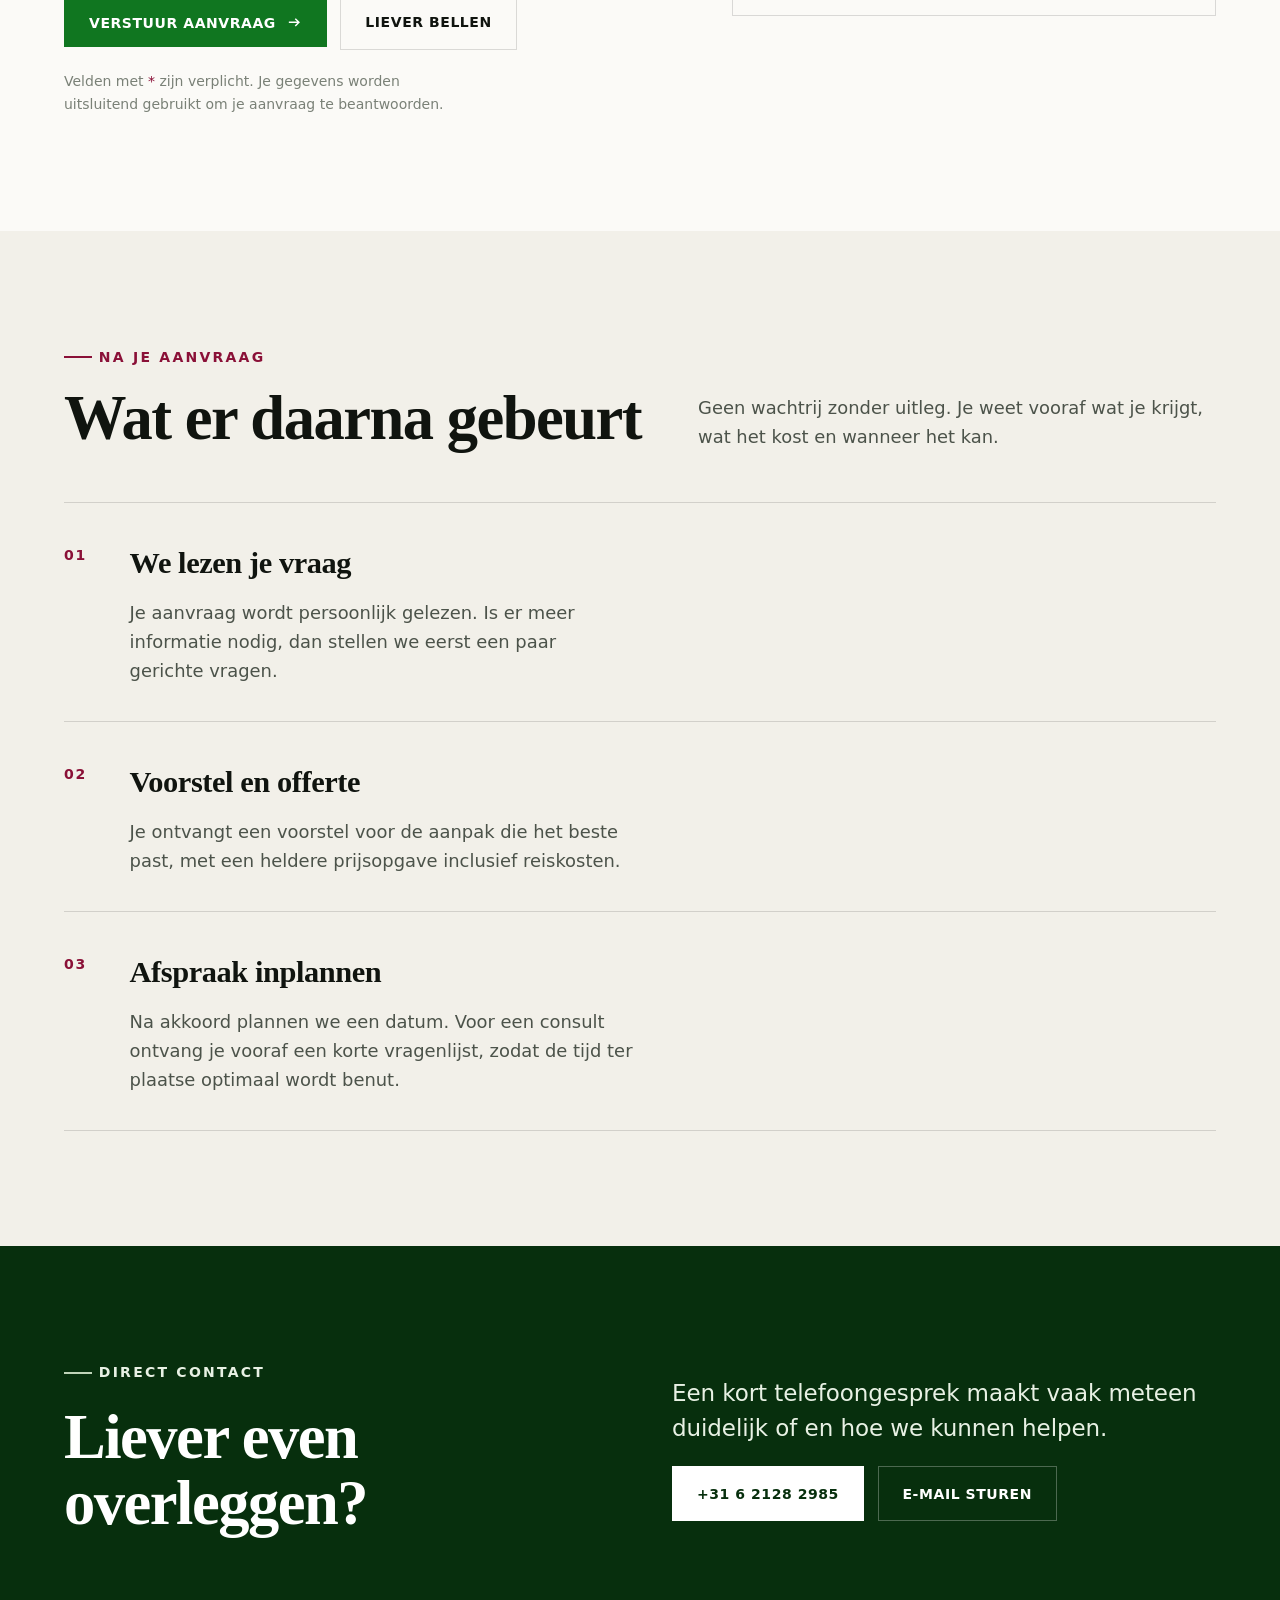
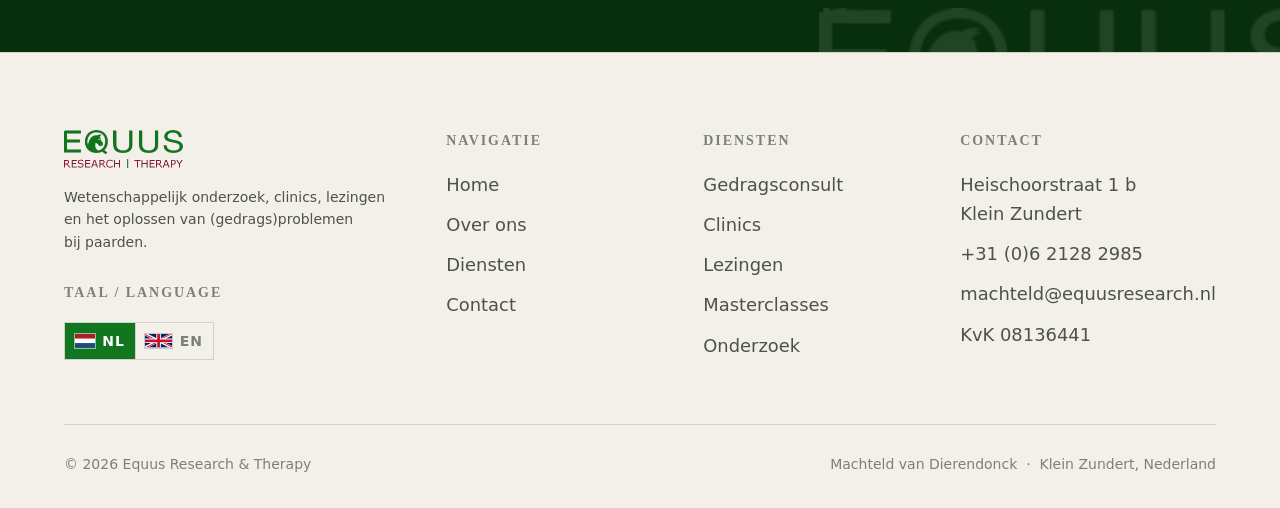
<file: contact.html>
<!DOCTYPE html>
<html lang="nl">
<head>
<meta charset="utf-8">
<meta name="viewport" content="width=device-width, initial-scale=1">
<title>Contact — Equus Research &amp; Therapy | Klein Zundert</title>
<meta name="description" content="Neem contact op met Equus Research &amp; Therapy in Klein Zundert. Bel +31 (0)6 2128 2985, mail machteld@equusresearch.nl of gebruik het aanvraagformulier voor een gedragsconsult, clinic of lezing.">
<meta name="keywords" content="contact paardengedragsspecialist, gedragsconsult aanvragen, Equus Research Therapy Klein Zundert, paardengedrag afspraak">
<link rel="canonical" href="https://www.equusresearch.nl/contact.html">
<meta name="theme-color" content="#107620">
<meta name="robots" content="index, follow">

<meta property="og:type" content="website">
<meta property="og:locale" content="nl_NL">
<meta property="og:site_name" content="Equus Research &amp; Therapy">
<meta property="og:title" content="Contact — Equus Research &amp; Therapy | Klein Zundert">
<meta property="og:description" content="Heischoorstraat 1 b, Klein Zundert. Bel +31 (0)6 2128 2985 of mail machteld@equusresearch.nl.">
<meta property="og:url" content="https://www.equusresearch.nl/contact.html">
<meta property="og:image" content="https://www.equusresearch.nl/assets/img/equus-logo.png">
<meta name="twitter:card" content="summary_large_image">

<link rel="alternate" hreflang="nl" href="https://www.equusresearch.nl/contact.html">
<link rel="alternate" hreflang="en" href="https://www.equusresearch.nl/en/contact.html">
<link rel="alternate" hreflang="x-default" href="https://www.equusresearch.nl/contact.html">
<link rel="icon" href="assets/img/favicon-32.png" sizes="32x32" type="image/png">
<link rel="icon" href="assets/img/favicon-512.png" sizes="512x512" type="image/png">
<link rel="apple-touch-icon" href="assets/img/apple-touch-icon.png">
<link rel="stylesheet" href="assets/css/style.css">

<script type="application/ld+json">
{
  "@context": "https://schema.org",
  "@type": "ContactPage",
  "url": "https://www.equusresearch.nl/contact.html",
  "mainEntity": {
    "@type": "ProfessionalService",
    "name": "Equus Research & Therapy",
    "email": "machteld@equusresearch.nl",
    "telephone": "+31621282985",
    "url": "https://www.equusresearch.nl/",
    "logo": "https://www.equusresearch.nl/assets/img/equus-logo.png",
    "address": {
      "@type": "PostalAddress",
      "streetAddress": "Heischoorstraat 1 b",
      "addressLocality": "Klein Zundert",
      "addressRegion": "Noord-Brabant",
      "addressCountry": "NL"
    },
    "identifier": { "@type": "PropertyValue", "name": "KvK", "value": "08136441" }
  }
}
</script>
</head>
<body>

<svg class="flag-sprite" aria-hidden="true" focusable="false" xmlns="http://www.w3.org/2000/svg">
  <symbol id="flag-nl" viewBox="0 0 9 6">
    <rect width="9" height="6" fill="#21468B"/>
    <rect width="9" height="4" fill="#FFFFFF"/>
    <rect width="9" height="2" fill="#AE1C28"/>
  </symbol>
  <symbol id="flag-gb" viewBox="0 0 60 30">
    <clipPath id="flag-gb-clip">
      <path d="M30,15 h30 v15 z v15 h-30 z h-30 v-15 z v-15 h30 z"/>
    </clipPath>
    <rect width="60" height="30" fill="#012169"/>
    <path d="M0,0 L60,30 M60,0 L0,30" stroke="#FFFFFF" stroke-width="6"/>
    <path d="M0,0 L60,30 M60,0 L0,30" clip-path="url(#flag-gb-clip)" stroke="#C8102E" stroke-width="4"/>
    <path d="M30,0 v30 M0,15 h60" stroke="#FFFFFF" stroke-width="10"/>
    <path d="M30,0 v30 M0,15 h60" stroke="#C8102E" stroke-width="6"/>
  </symbol>
</svg>

<a class="skip-link" href="#main">Naar hoofdinhoud</a>
<div class="progress" aria-hidden="true"></div>

<header class="site-header">
  <div class="site-header__inner">
    <a class="brand" href="index.html" aria-label="Equus Research &amp; Therapy — naar de homepagina">
      <img src="assets/img/equus-logo.png" alt="Equus Research &amp; Therapy" width="235" height="76">
    </a>
    <nav class="nav" aria-label="Hoofdnavigatie">
      <a class="nav__link" data-nav="index.html" href="index.html">Home</a>
      <a class="nav__link" data-nav="over-ons.html" href="over-ons.html">Over ons</a>
      <a class="nav__link" data-nav="diensten.html" href="diensten.html">Diensten</a>
      <a class="nav__link" data-nav="contact.html" href="contact.html">Contact</a>
    </nav>
    <div class="header-actions">
      <a class="btn btn--sm" href="tel:+31621282985"><span class="btn__label">Bel direct</span></a>
      <button class="burger" type="button" aria-expanded="false" aria-controls="mobile-nav" aria-label="Menu openen">
        <span></span><span></span><span></span>
      </button>
    </div>
  </div>
</header>

<div class="scrim" aria-hidden="true"></div>
<nav class="mobile-nav" id="mobile-nav" aria-label="Mobiele navigatie">
  <a class="mobile-nav__link" data-nav="index.html" href="index.html"><span>01</span> Home</a>
  <a class="mobile-nav__link" data-nav="over-ons.html" href="over-ons.html"><span>02</span> Over ons</a>
  <a class="mobile-nav__link" data-nav="diensten.html" href="diensten.html"><span>03</span> Diensten</a>
  <a class="mobile-nav__link" data-nav="contact.html" href="contact.html"><span>04</span> Contact</a>
  <a class="btn" href="contact.html" style="margin-top: 1.75rem; justify-content: center;">
    <span class="btn__label">Plan een consult</span>
    <svg class="btn__arrow" viewBox="0 0 16 16" fill="none" aria-hidden="true"><path d="M2 8h11M9 4l4 4-4 4" stroke="currentColor" stroke-width="1.6"/></svg>
  </a>
  <div class="lang" role="group" aria-label="Taal / Language">
    <a class="lang__opt" href="contact.html" hreflang="nl" lang="nl" aria-current="true">
      <svg class="lang__flag" width="21" height="14" aria-hidden="true"><use href="#flag-nl"/></svg>
      <span class="lang__label">NL</span>
    </a>
    <a class="lang__opt" href="en/contact.html" hreflang="en" lang="en">
      <svg class="lang__flag" width="28" height="14" aria-hidden="true"><use href="#flag-gb"/></svg>
      <span class="lang__label">EN</span>
    </a>
  </div>
</nav>

<main id="main">

  <!-- ===================== PAGINA-HERO ===================== -->
  <section class="page-hero">
    <div class="page-hero__grid" aria-hidden="true"></div>
    <div class="shell page-hero__inner">
      <nav class="crumbs" aria-label="Kruimelpad">
        <a href="index.html">Home</a>
        <span aria-hidden="true">/</span>
        <span aria-current="page">Contact</span>
      </nav>
      <h1 class="display" data-reveal>Vertel wat er speelt.</h1>
      <p class="lead measure" data-reveal>
        Een korte beschrijving van de situatie is genoeg om te bepalen wat er
        nodig is. Bellen mag ook — vaak is dat het snelst.
      </p>
    </div>
  </section>

  <!-- ===================== GEGEVENS ===================== -->
  <section class="section section--tight">
    <div class="shell">
      <div class="grid grid-4">
        <div class="contact-tile" data-reveal>
          <span class="contact-tile__k">Telefoon</span>
          <span class="contact-tile__v"><a href="tel:+31621282985">+31 (0)6 2128 2985</a></span>
          <span class="muted" style="font-size: var(--step--1);">Ma&nbsp;–&nbsp;vr, overdag</span>
        </div>
        <div class="contact-tile" data-reveal>
          <span class="contact-tile__k">E-mail</span>
          <span class="contact-tile__v"><a href="mailto:machteld@equusresearch.nl">machteld@<wbr>equusresearch.nl</a></span>
          <span class="muted" style="font-size: var(--step--1);">Reactie doorgaans binnen enkele werkdagen</span>
        </div>
        <div class="contact-tile" data-reveal>
          <span class="contact-tile__k">Adres</span>
          <span class="contact-tile__v">Heischoorstraat 1 b<br>Klein Zundert</span>
          <span class="muted" style="font-size: var(--step--1);">Bezoek op afspraak</span>
        </div>
        <div class="contact-tile" data-reveal>
          <span class="contact-tile__k">Administratief</span>
          <span class="contact-tile__v">KvK 08136441</span>
          <span class="muted" style="font-size: var(--step--1);">Ingeschreven bij de Kamer van Koophandel</span>
        </div>
      </div>
    </div>
  </section>

  <!-- ===================== FORMULIER ===================== -->
  <section class="section section--flush-top">
    <div class="shell">
      <div class="split split--wide-left" style="align-items: start;">

        <div class="stack-lg">
          <div class="stack">
            <p class="eyebrow" data-reveal>Aanvraagformulier</p>
            <h2 class="h1" data-reveal>Stel je vraag</h2>
            <p class="muted measure" data-reveal>
              Hoe concreter je beschrijft wat je paard doet, in welke situatie en
              sinds wanneer, hoe gerichter het antwoord kan zijn.
            </p>
          </div>

          <div id="form-status" class="form-status" role="status" aria-live="polite"></div>

          <form class="form" id="contact-form" novalidate data-reveal>
            <div class="grid grid-2" style="gap: 1.25rem;">
              <div class="field">
                <label for="naam">Naam <span class="req" aria-hidden="true">*</span></label>
                <input type="text" id="naam" name="naam" autocomplete="name" required>
                <span class="field__error" aria-live="polite"></span>
              </div>
              <div class="field">
                <label for="email">E-mailadres <span class="req" aria-hidden="true">*</span></label>
                <input type="email" id="email" name="email" autocomplete="email" required>
                <span class="field__error" aria-live="polite"></span>
              </div>
            </div>

            <div class="grid grid-2" style="gap: 1.25rem;">
              <div class="field">
                <label for="telefoon">Telefoonnummer</label>
                <input type="tel" id="telefoon" name="telefoon" autocomplete="tel">
                <span class="field__error" aria-live="polite"></span>
              </div>
              <div class="field">
                <label for="onderwerp">Onderwerp <span class="req" aria-hidden="true">*</span></label>
                <select id="onderwerp" name="onderwerp" required>
                  <option value="Gedragsconsult">Gedragsconsult</option>
                  <option value="Clinic">Clinic</option>
                  <option value="Lezing">Lezing</option>
                  <option value="Masterclass">Masterclass</option>
                  <option value="Onderzoek &amp; advies">Onderzoek &amp; advies</option>
                  <option value="Overig">Overig</option>
                </select>
                <span class="field__error" aria-live="polite"></span>
              </div>
            </div>

            <div class="field">
              <label for="bericht">Je vraag <span class="req" aria-hidden="true">*</span></label>
              <textarea id="bericht" name="bericht" required
                placeholder="Wat doet het paard, in welke situatie, en sinds wanneer? Waar staat het paard (plaats)?"></textarea>
              <span class="field__error" aria-live="polite"></span>
            </div>

            <div class="field">
              <label class="checkbox" for="akkoord">
                <input type="checkbox" id="akkoord" name="akkoord" required>
                <span>Ik ga ermee akkoord dat mijn gegevens worden gebruikt om deze aanvraag te beantwoorden.</span>
              </label>
              <span class="field__error" aria-live="polite"></span>
            </div>

            <div class="row" style="margin-top: 0.5rem;">
              <button class="btn" type="submit">
                <span class="btn__label">Verstuur aanvraag</span>
                <svg class="btn__arrow" viewBox="0 0 16 16" fill="none" aria-hidden="true"><path d="M2 8h11M9 4l4 4-4 4" stroke="currentColor" stroke-width="1.6"/></svg>
              </button>
              <a class="btn btn--ghost" href="tel:+31621282985"><span class="btn__label">Liever bellen</span></a>
            </div>

            <p class="form__note">
              Velden met <span style="color: var(--maroon);">*</span> zijn verplicht.
              Je gegevens worden uitsluitend gebruikt om je aanvraag te beantwoorden.
            </p>
          </form>
        </div>

        <aside class="stack-lg" style="position: sticky; top: calc(var(--header-h) + 2rem);">
          <div class="card card--flat" data-reveal>
            <h2 class="h4">Gegevens</h2>
            <dl class="data-list">
              <div>
                <dt>Bedrijf</dt>
                <dd>Equus Research &amp; Therapy</dd>
              </div>
              <div>
                <dt>Contactpersoon</dt>
                <dd>Machteld van Dierendonck</dd>
              </div>
              <div>
                <dt>Adres</dt>
                <dd>Heischoorstraat 1 b<br>Klein Zundert<br>Nederland</dd>
              </div>
              <div>
                <dt>Telefoon</dt>
                <dd><a href="tel:+31621282985">+31 (0)6 2128 2985</a></dd>
              </div>
              <div>
                <dt>E-mail</dt>
                <dd><a href="mailto:machteld@equusresearch.nl">machteld@equusresearch.nl</a></dd>
              </div>
              <div>
                <dt>KvK</dt>
                <dd>08136441</dd>
              </div>
            </dl>
            <p style="margin-top: 1.25rem;">
              <a class="link" href="https://www.google.com/maps/search/?api=1&amp;query=Heischoorstraat+1+b+Klein+Zundert"
                 target="_blank" rel="noopener noreferrer">
                Route plannen
                <svg viewBox="0 0 16 16" fill="none" aria-hidden="true"><path d="M2 8h11M9 4l4 4-4 4" stroke="currentColor" stroke-width="1.6"/></svg>
              </a>
            </p>
          </div>
        </aside>

      </div>
    </div>
  </section>

  <!-- ===================== WAT DAARNA GEBEURT ===================== -->
  <section class="section band-tint">
    <div class="shell">
      <div class="section-head">
        <div class="section-head__title">
          <p class="eyebrow" data-reveal>Na je aanvraag</p>
          <h2 class="h1" data-reveal>Wat er daarna gebeurt</h2>
        </div>
        <div data-reveal>
          <p class="muted measure">
            Geen wachtrij zonder uitleg. Je weet vooraf wat je krijgt, wat het kost
            en wanneer het kan.
          </p>
        </div>
      </div>

      <ol class="steps">
        <li class="step" data-reveal>
          <span class="step__n">01</span>
          <h3 class="step__t">We lezen je vraag</h3>
          <p class="step__d">
            Je aanvraag wordt persoonlijk gelezen. Is er meer informatie nodig, dan
            stellen we eerst een paar gerichte vragen.
          </p>
        </li>
        <li class="step" data-reveal>
          <span class="step__n">02</span>
          <h3 class="step__t">Voorstel en offerte</h3>
          <p class="step__d">
            Je ontvangt een voorstel voor de aanpak die het beste past, met een
            heldere prijsopgave inclusief reiskosten.
          </p>
        </li>
        <li class="step" data-reveal>
          <span class="step__n">03</span>
          <h3 class="step__t">Afspraak inplannen</h3>
          <p class="step__d">
            Na akkoord plannen we een datum. Voor een consult ontvang je vooraf een
            korte vragenlijst, zodat de tijd ter plaatse optimaal wordt benut.
          </p>
        </li>
      </ol>
    </div>
  </section>

  <!-- ===================== CTA ===================== -->
  <section class="section cta">
    <img class="cta__mark" src="assets/img/equus-logo.png" alt="" aria-hidden="true">
    <div class="shell cta__inner">
      <div class="split">
        <div class="stack">
          <p class="eyebrow eyebrow--invert" data-reveal>Direct contact</p>
          <h2 class="h1" data-reveal>Liever even overleggen?</h2>
        </div>
        <div class="stack" data-reveal>
          <p class="lead">
            Een kort telefoongesprek maakt vaak meteen duidelijk of en hoe we
            kunnen helpen.
          </p>
          <div class="row">
            <a class="btn btn--invert" href="tel:+31621282985">
              <span class="btn__label">+31 6 2128 2985</span>
            </a>
            <a class="btn btn--outline-invert" href="mailto:machteld@equusresearch.nl">
              <span class="btn__label">E-mail sturen</span>
            </a>
          </div>
        </div>
      </div>
    </div>
  </section>

</main>

<footer class="site-footer">
  <div class="shell">
    <div class="footer-grid">
      <div class="footer-brand">
        <img src="assets/img/equus-logo.png" alt="Equus Research &amp; Therapy" width="235" height="76">
        <p class="muted measure-sm" style="font-size: var(--step--1);">
          Wetenschappelijk onderzoek, clinics, lezingen en het oplossen van
          (gedrags)problemen bij paarden.
        </p>
        <h2 class="footer-title" style="margin-top: 1.75rem;">Taal / Language</h2>
  <div class="lang lang--footer" role="group" aria-label="Taal / Language">
    <a class="lang__opt" href="contact.html" hreflang="nl" lang="nl" aria-current="true">
      <svg class="lang__flag" width="21" height="14" aria-hidden="true"><use href="#flag-nl"/></svg>
      <span class="lang__label">NL</span>
    </a>
    <a class="lang__opt" href="en/contact.html" hreflang="en" lang="en">
      <svg class="lang__flag" width="28" height="14" aria-hidden="true"><use href="#flag-gb"/></svg>
      <span class="lang__label">EN</span>
    </a>
  </div>
      </div>
      <div>
        <h2 class="footer-title">Navigatie</h2>
        <ul class="footer-list">
          <li><a href="index.html">Home</a></li>
          <li><a href="over-ons.html">Over ons</a></li>
          <li><a href="diensten.html">Diensten</a></li>
          <li><a href="contact.html">Contact</a></li>
        </ul>
      </div>
      <div>
        <h2 class="footer-title">Diensten</h2>
        <ul class="footer-list">
          <li><a href="diensten.html#gedragsconsult">Gedragsconsult</a></li>
          <li><a href="diensten.html#clinics">Clinics</a></li>
          <li><a href="diensten.html#lezingen">Lezingen</a></li>
          <li><a href="diensten.html#masterclasses">Masterclasses</a></li>
          <li><a href="diensten.html#onderzoek">Onderzoek</a></li>
        </ul>
      </div>
      <div>
        <h2 class="footer-title">Contact</h2>
        <ul class="footer-list">
          <li><span>Heischoorstraat 1 b<br>Klein Zundert</span></li>
          <li><a href="tel:+31621282985">+31 (0)6 2128 2985</a></li>
          <li><a href="mailto:machteld@equusresearch.nl">machteld@equusresearch.nl</a></li>
          <li><span>KvK 08136441</span></li>
        </ul>
      </div>
    </div>
    <div class="footer-bottom">
      <span>&copy; <span id="year">2026</span> Equus Research &amp; Therapy</span>
      <span>Machteld van Dierendonck &nbsp;·&nbsp; Klein Zundert, Nederland</span>
    </div>
  </div>
</footer>

<button class="to-top" type="button" aria-label="Terug naar boven">
  <svg viewBox="0 0 16 16" fill="none" aria-hidden="true"><path d="M8 13V3M4 7l4-4 4 4" stroke="currentColor" stroke-width="1.6"/></svg>
</button>

<script src="assets/js/main.js"></script>
<script>document.getElementById('year').textContent = new Date().getFullYear();</script>
</body>
</html>
</file>
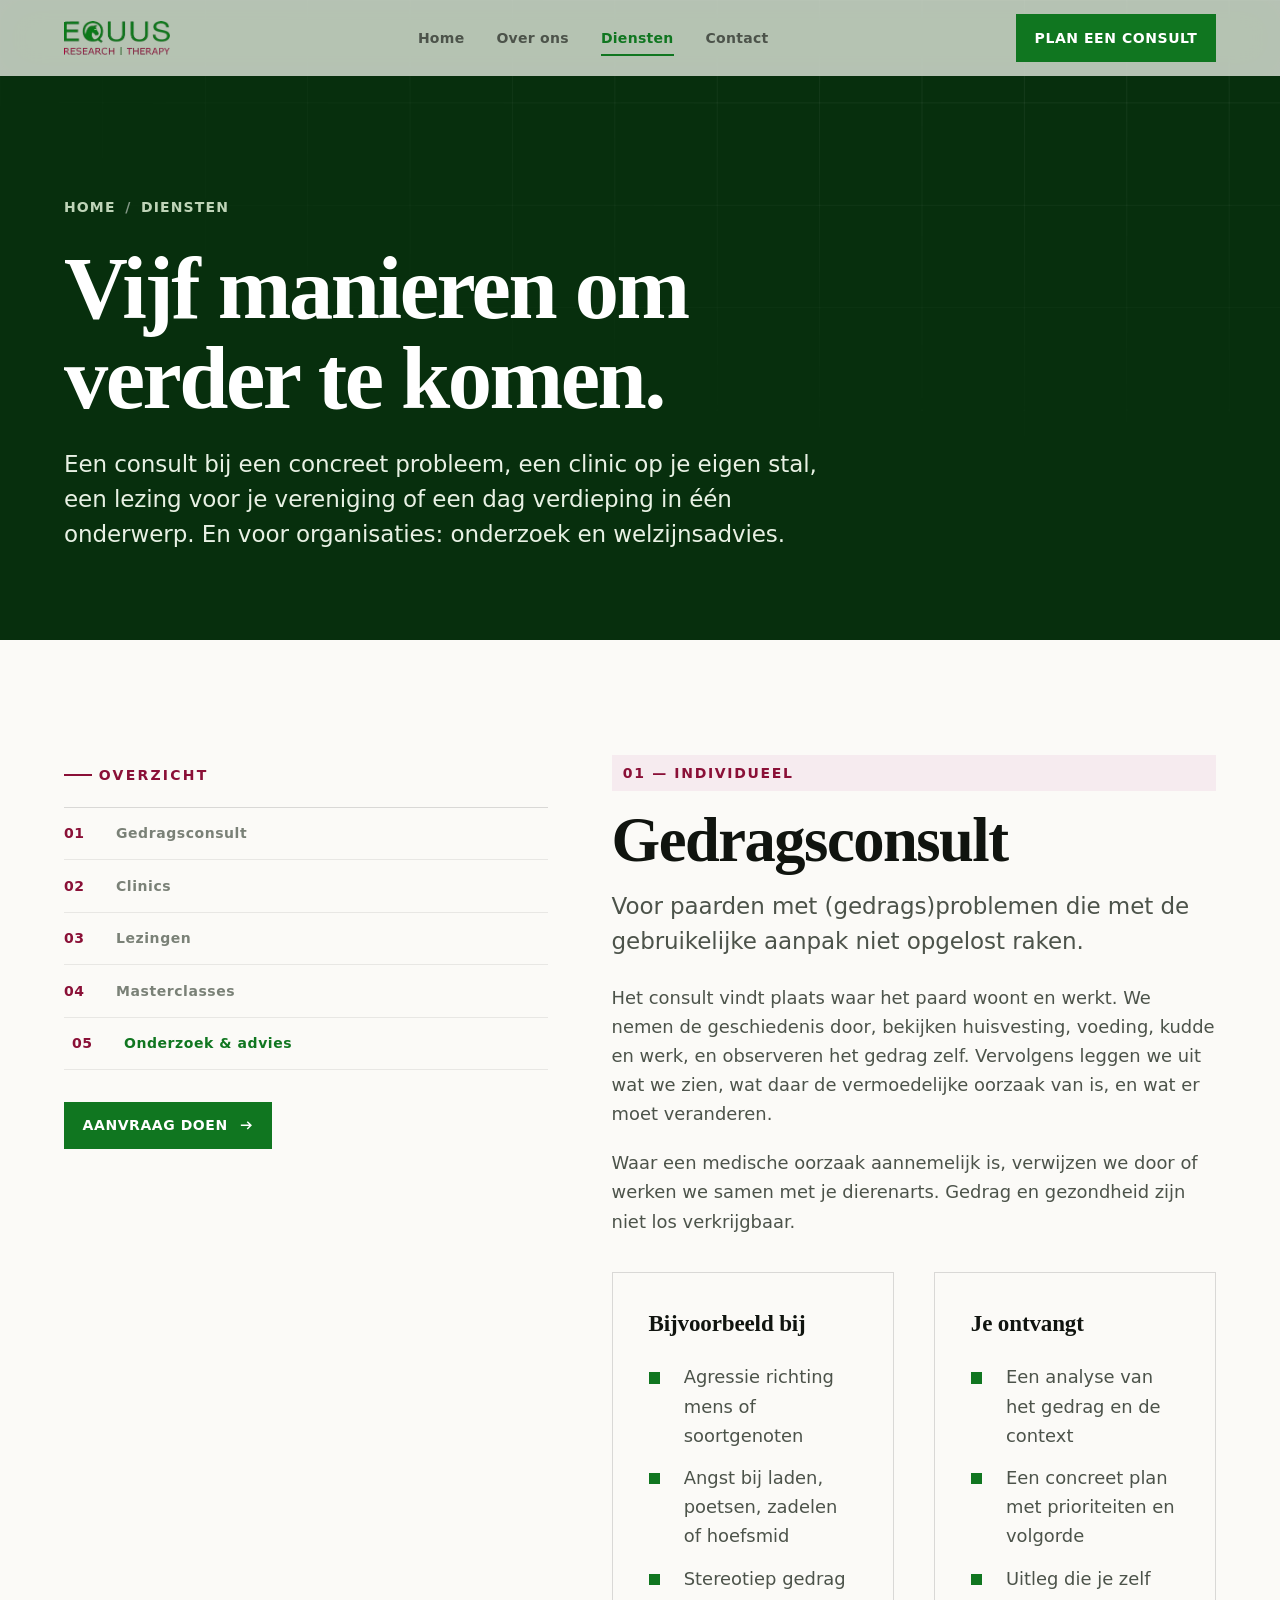
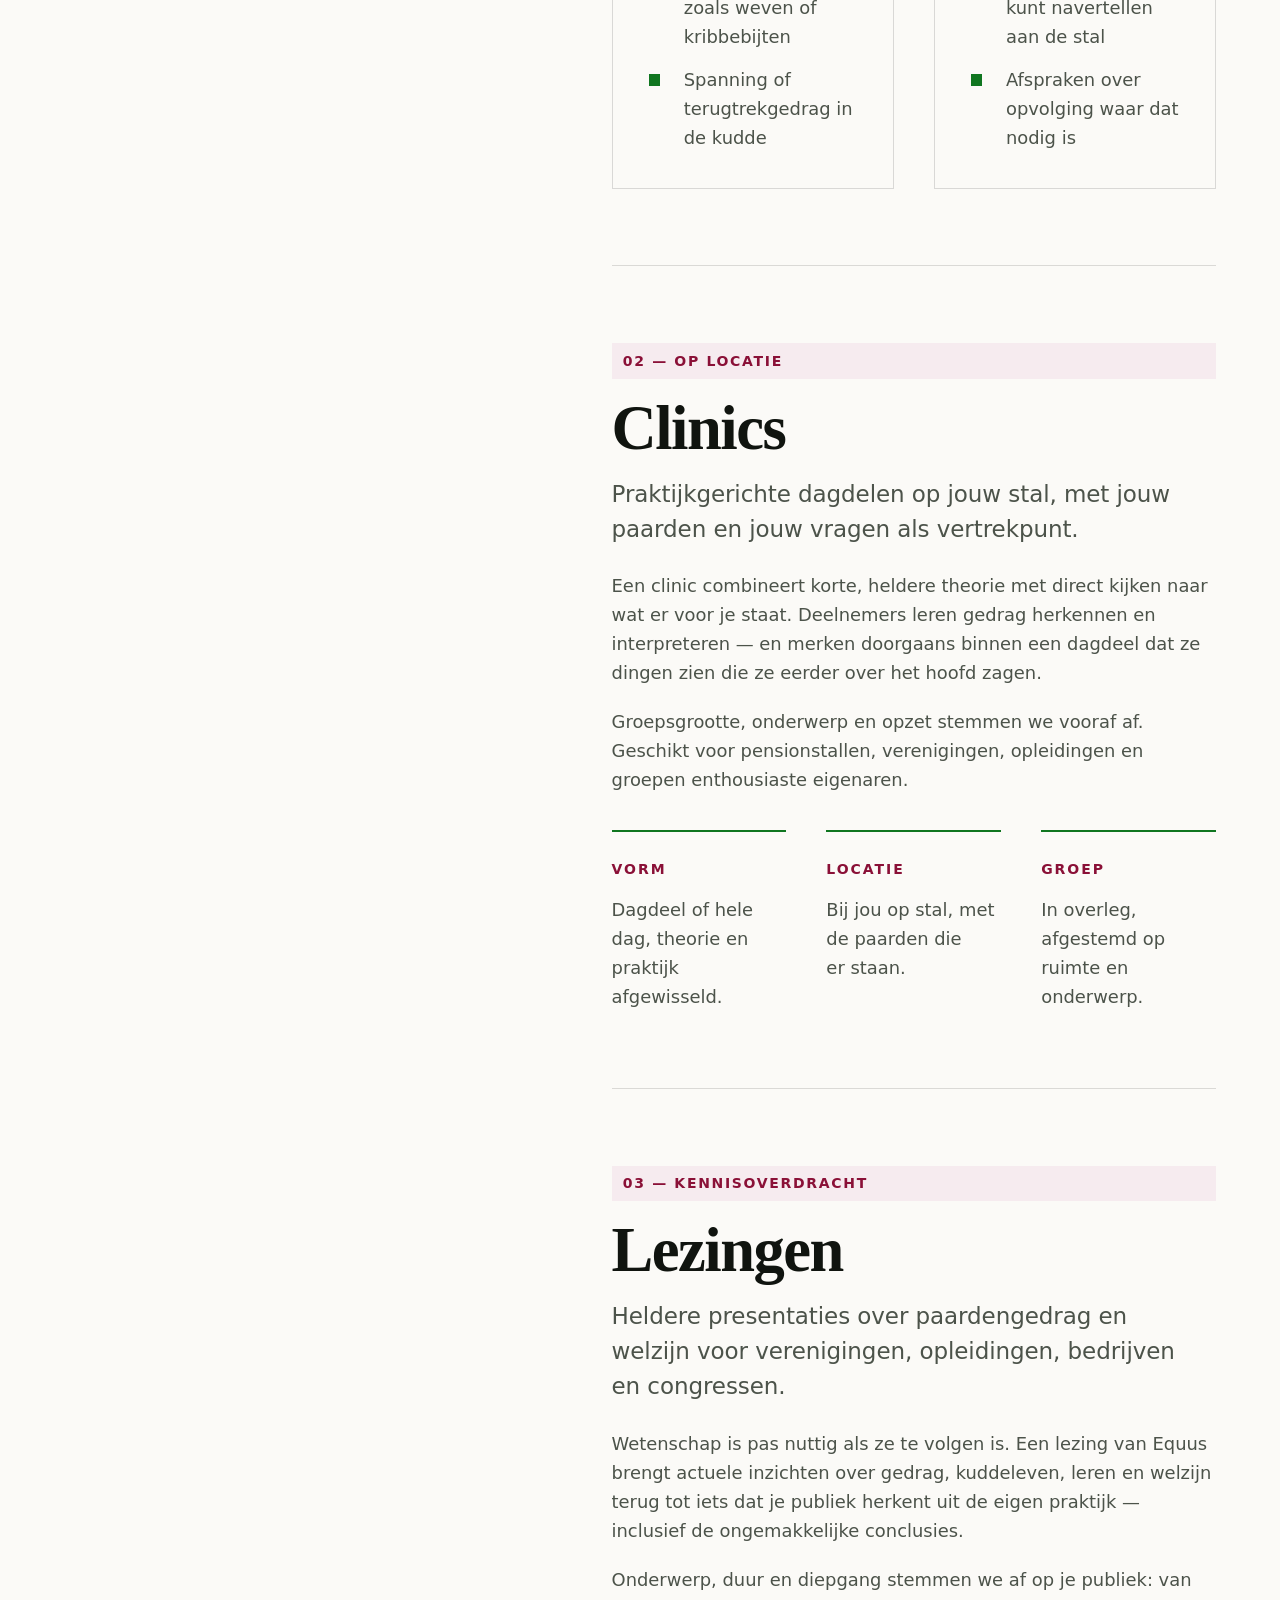
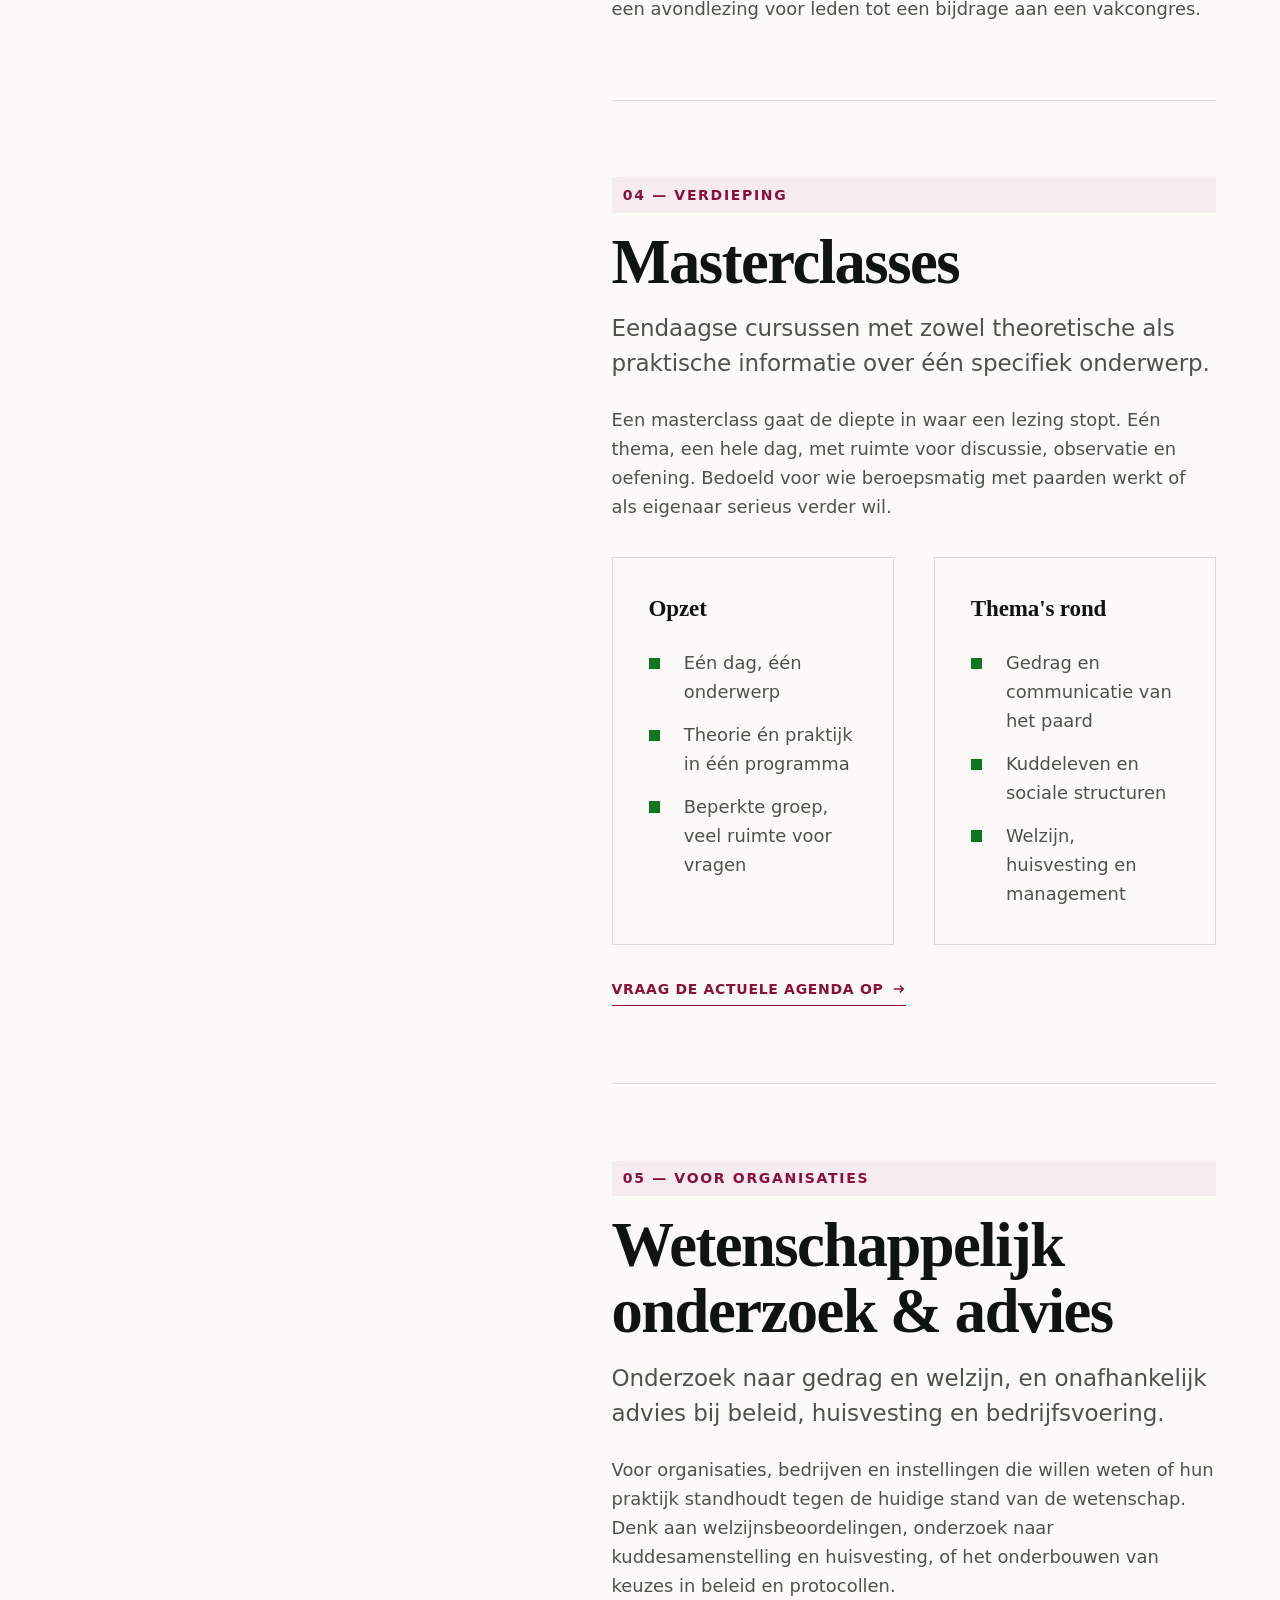
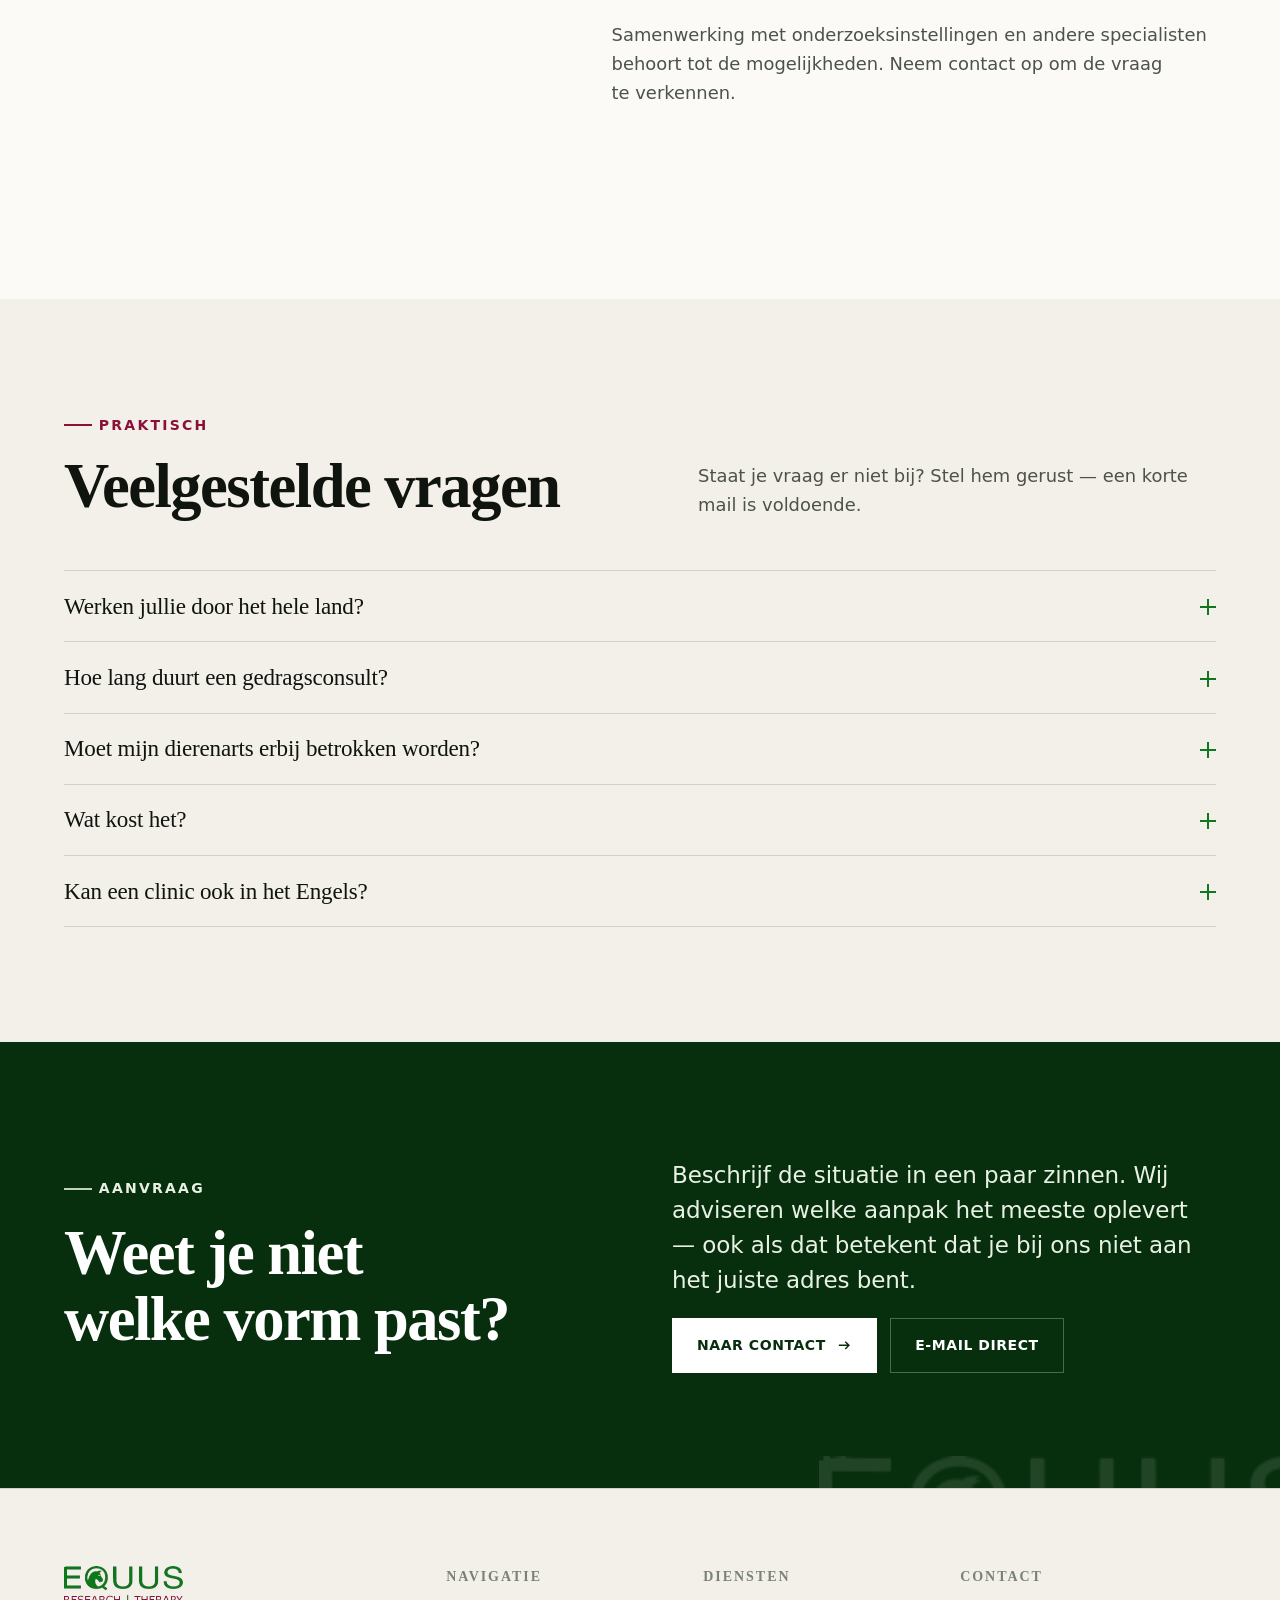
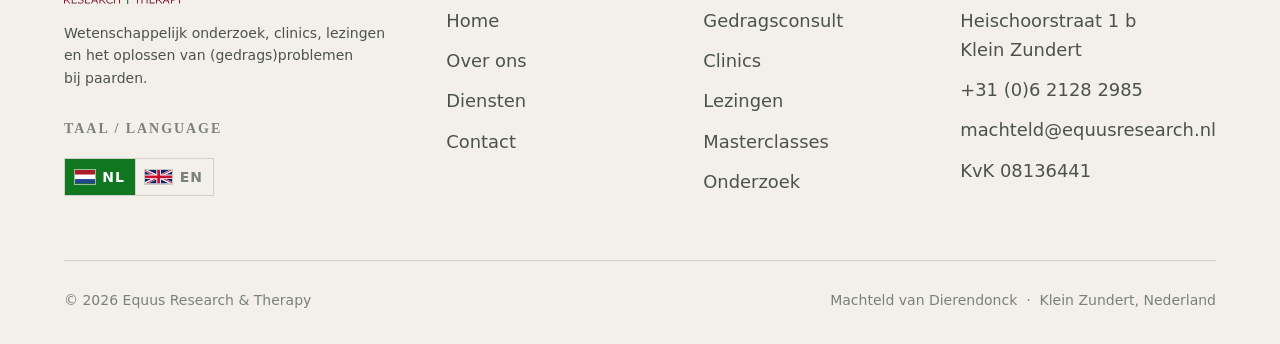
<file: diensten.html>
<!DOCTYPE html>
<html lang="nl">
<head>
<meta charset="utf-8">
<meta name="viewport" content="width=device-width, initial-scale=1">
<title>Diensten — Gedragsconsult, Clinics &amp; Lezingen | EQUUS</title>
<meta name="description" content="Gedragsconsult bij problemen, clinics op locatie, lezingen en eendaagse masterclasses over paardengedrag en paardenwelzijn. Wetenschappelijk onderbouwd advies voor bedrijf en particulier.">
<meta name="keywords" content="gedragsconsult paard, clinic paardengedrag, lezing paardenwelzijn, masterclass paarden, gedragstherapie paard, paardenadvies, kuddemanagement">
<link rel="canonical" href="https://www.equusresearch.nl/diensten.html">
<meta name="theme-color" content="#107620">
<meta name="robots" content="index, follow">

<meta property="og:type" content="website">
<meta property="og:locale" content="nl_NL">
<meta property="og:site_name" content="Equus Research &amp; Therapy">
<meta property="og:title" content="Diensten — Gedragsconsult, Clinics &amp; Lezingen | EQUUS">
<meta property="og:description" content="Van een consult bij een concreet gedragsprobleem tot clinics, lezingen en masterclasses over paardengedrag.">
<meta property="og:url" content="https://www.equusresearch.nl/diensten.html">
<meta property="og:image" content="https://www.equusresearch.nl/assets/img/equus-logo.png">
<meta name="twitter:card" content="summary_large_image">

<link rel="alternate" hreflang="nl" href="https://www.equusresearch.nl/diensten.html">
<link rel="alternate" hreflang="en" href="https://www.equusresearch.nl/en/services.html">
<link rel="alternate" hreflang="x-default" href="https://www.equusresearch.nl/diensten.html">
<link rel="icon" href="assets/img/favicon-32.png" sizes="32x32" type="image/png">
<link rel="icon" href="assets/img/favicon-512.png" sizes="512x512" type="image/png">
<link rel="apple-touch-icon" href="assets/img/apple-touch-icon.png">
<link rel="stylesheet" href="assets/css/style.css">

<script type="application/ld+json">
{
  "@context": "https://schema.org",
  "@type": "ItemList",
  "name": "Diensten van Equus Research & Therapy",
  "itemListElement": [
    { "@type": "ListItem", "position": 1, "item": { "@type": "Service", "name": "Gedragsconsult", "serviceType": "Gedragstherapie paard", "provider": { "@type": "Organization", "name": "Equus Research & Therapy" }, "areaServed": "NL" } },
    { "@type": "ListItem", "position": 2, "item": { "@type": "Service", "name": "Clinics", "serviceType": "Praktijkclinic paardengedrag", "provider": { "@type": "Organization", "name": "Equus Research & Therapy" } } },
    { "@type": "ListItem", "position": 3, "item": { "@type": "Service", "name": "Lezingen", "serviceType": "Lezing paardengedrag en welzijn", "provider": { "@type": "Organization", "name": "Equus Research & Therapy" } } },
    { "@type": "ListItem", "position": 4, "item": { "@type": "Service", "name": "Masterclasses", "serviceType": "Eendaagse masterclass", "provider": { "@type": "Organization", "name": "Equus Research & Therapy" } } },
    { "@type": "ListItem", "position": 5, "item": { "@type": "Service", "name": "Wetenschappelijk onderzoek", "serviceType": "Onderzoek en advies", "provider": { "@type": "Organization", "name": "Equus Research & Therapy" } } }
  ]
}
</script>
</head>
<body>

<svg class="flag-sprite" aria-hidden="true" focusable="false" xmlns="http://www.w3.org/2000/svg">
  <symbol id="flag-nl" viewBox="0 0 9 6">
    <rect width="9" height="6" fill="#21468B"/>
    <rect width="9" height="4" fill="#FFFFFF"/>
    <rect width="9" height="2" fill="#AE1C28"/>
  </symbol>
  <symbol id="flag-gb" viewBox="0 0 60 30">
    <clipPath id="flag-gb-clip">
      <path d="M30,15 h30 v15 z v15 h-30 z h-30 v-15 z v-15 h30 z"/>
    </clipPath>
    <rect width="60" height="30" fill="#012169"/>
    <path d="M0,0 L60,30 M60,0 L0,30" stroke="#FFFFFF" stroke-width="6"/>
    <path d="M0,0 L60,30 M60,0 L0,30" clip-path="url(#flag-gb-clip)" stroke="#C8102E" stroke-width="4"/>
    <path d="M30,0 v30 M0,15 h60" stroke="#FFFFFF" stroke-width="10"/>
    <path d="M30,0 v30 M0,15 h60" stroke="#C8102E" stroke-width="6"/>
  </symbol>
</svg>

<a class="skip-link" href="#main">Naar hoofdinhoud</a>
<div class="progress" aria-hidden="true"></div>

<header class="site-header">
  <div class="site-header__inner">
    <a class="brand" href="index.html" aria-label="Equus Research &amp; Therapy — naar de homepagina">
      <img src="assets/img/equus-logo.png" alt="Equus Research &amp; Therapy" width="235" height="76">
    </a>
    <nav class="nav" aria-label="Hoofdnavigatie">
      <a class="nav__link" data-nav="index.html" href="index.html">Home</a>
      <a class="nav__link" data-nav="over-ons.html" href="over-ons.html">Over ons</a>
      <a class="nav__link" data-nav="diensten.html" href="diensten.html">Diensten</a>
      <a class="nav__link" data-nav="contact.html" href="contact.html">Contact</a>
    </nav>
    <div class="header-actions">
      <a class="btn btn--sm" href="contact.html"><span class="btn__label">Plan een consult</span></a>
      <button class="burger" type="button" aria-expanded="false" aria-controls="mobile-nav" aria-label="Menu openen">
        <span></span><span></span><span></span>
      </button>
    </div>
  </div>
</header>

<div class="scrim" aria-hidden="true"></div>
<nav class="mobile-nav" id="mobile-nav" aria-label="Mobiele navigatie">
  <a class="mobile-nav__link" data-nav="index.html" href="index.html"><span>01</span> Home</a>
  <a class="mobile-nav__link" data-nav="over-ons.html" href="over-ons.html"><span>02</span> Over ons</a>
  <a class="mobile-nav__link" data-nav="diensten.html" href="diensten.html"><span>03</span> Diensten</a>
  <a class="mobile-nav__link" data-nav="contact.html" href="contact.html"><span>04</span> Contact</a>
  <a class="btn" href="contact.html" style="margin-top: 1.75rem; justify-content: center;">
    <span class="btn__label">Plan een consult</span>
    <svg class="btn__arrow" viewBox="0 0 16 16" fill="none" aria-hidden="true"><path d="M2 8h11M9 4l4 4-4 4" stroke="currentColor" stroke-width="1.6"/></svg>
  </a>
  <div class="lang" role="group" aria-label="Taal / Language">
    <a class="lang__opt" href="diensten.html" hreflang="nl" lang="nl" aria-current="true">
      <svg class="lang__flag" width="21" height="14" aria-hidden="true"><use href="#flag-nl"/></svg>
      <span class="lang__label">NL</span>
    </a>
    <a class="lang__opt" href="en/services.html" hreflang="en" lang="en">
      <svg class="lang__flag" width="28" height="14" aria-hidden="true"><use href="#flag-gb"/></svg>
      <span class="lang__label">EN</span>
    </a>
  </div>
</nav>

<main id="main">

  <!-- ===================== PAGINA-HERO ===================== -->
  <section class="page-hero">
    <div class="page-hero__grid" aria-hidden="true"></div>
    <div class="shell page-hero__inner">
      <nav class="crumbs" aria-label="Kruimelpad">
        <a href="index.html">Home</a>
        <span aria-hidden="true">/</span>
        <span aria-current="page">Diensten</span>
      </nav>
      <h1 class="display" data-reveal>Vijf manieren om verder te komen.</h1>
      <p class="lead measure" data-reveal>
        Een consult bij een concreet probleem, een clinic op je eigen stal, een
        lezing voor je vereniging of een dag verdieping in één onderwerp. En voor
        organisaties: onderzoek en welzijnsadvies.
      </p>
    </div>
  </section>

  <!-- ===================== DIENSTEN ===================== -->
  <section class="section">
    <div class="shell">
      <div class="split split--wide-right" style="align-items: start;">

        <!-- Scrollspy -->
        <aside class="spy" aria-label="Overzicht diensten">
          <p class="eyebrow" style="margin-bottom: 1.25rem;">Overzicht</p>
          <nav class="spy__list">
            <a class="spy__link" href="#gedragsconsult"><span>01</span><span>Gedragsconsult</span></a>
            <a class="spy__link" href="#clinics"><span>02</span><span>Clinics</span></a>
            <a class="spy__link" href="#lezingen"><span>03</span><span>Lezingen</span></a>
            <a class="spy__link" href="#masterclasses"><span>04</span><span>Masterclasses</span></a>
            <a class="spy__link" href="#onderzoek"><span>05</span><span>Onderzoek &amp; advies</span></a>
          </nav>
          <div style="margin-top: 2rem;">
            <a class="btn btn--sm" href="contact.html">
              <span class="btn__label">Aanvraag doen</span>
              <svg class="btn__arrow" viewBox="0 0 16 16" fill="none" aria-hidden="true"><path d="M2 8h11M9 4l4 4-4 4" stroke="currentColor" stroke-width="1.6"/></svg>
            </a>
          </div>
        </aside>

        <div>

          <!-- 01 -->
          <article class="service" id="gedragsconsult">
            <div class="service__head">
              <span class="service__tag" data-reveal>01 — Individueel</span>
              <h2 class="h1" data-reveal>Gedragsconsult</h2>
              <p class="lead" data-reveal>
                Voor paarden met (gedrags)problemen die met de gebruikelijke aanpak
                niet opgelost raken.
              </p>
            </div>

            <div class="stack" data-reveal>
              <p class="muted measure">
                Het consult vindt plaats waar het paard woont en werkt. We nemen de
                geschiedenis door, bekijken huisvesting, voeding, kudde en werk, en
                observeren het gedrag zelf. Vervolgens leggen we uit wat we zien, wat
                daar de vermoedelijke oorzaak van is, en wat er moet veranderen.
              </p>
              <p class="muted measure">
                Waar een medische oorzaak aannemelijk is, verwijzen we door of werken
                we samen met je dierenarts. Gedrag en gezondheid zijn niet los
                verkrijgbaar.
              </p>
            </div>

            <div class="grid grid-2" style="margin-top: 2.25rem;">
              <div class="card card--flat" data-reveal>
                <h3 class="h4">Bijvoorbeeld bij</h3>
                <ul class="ticks" style="margin-top: 0.5rem;">
                  <li>Agressie richting mens of soortgenoten</li>
                  <li>Angst bij laden, poetsen, zadelen of hoefsmid</li>
                  <li>Stereotiep gedrag zoals weven of kribbebijten</li>
                  <li>Spanning of terugtrekgedrag in de kudde</li>
                </ul>
              </div>
              <div class="card card--flat" data-reveal>
                <h3 class="h4">Je ontvangt</h3>
                <ul class="ticks" style="margin-top: 0.5rem;">
                  <li>Een analyse van het gedrag en de context</li>
                  <li>Een concreet plan met prioriteiten en volgorde</li>
                  <li>Uitleg die je zelf kunt navertellen aan de stal</li>
                  <li>Afspraken over opvolging waar dat nodig is</li>
                </ul>
              </div>
            </div>
          </article>

          <!-- 02 -->
          <article class="service" id="clinics">
            <div class="service__head">
              <span class="service__tag" data-reveal>02 — Op locatie</span>
              <h2 class="h1" data-reveal>Clinics</h2>
              <p class="lead" data-reveal>
                Praktijkgerichte dagdelen op jouw stal, met jouw paarden en jouw
                vragen als vertrekpunt.
              </p>
            </div>

            <div class="stack" data-reveal>
              <p class="muted measure">
                Een clinic combineert korte, heldere theorie met direct kijken naar
                wat er voor je staat. Deelnemers leren gedrag herkennen en
                interpreteren — en merken doorgaans binnen een dagdeel dat ze
                dingen zien die ze eerder over het hoofd zagen.
              </p>
              <p class="muted measure">
                Groepsgrootte, onderwerp en opzet stemmen we vooraf af. Geschikt
                voor pensionstallen, verenigingen, opleidingen en groepen
                enthousiaste eigenaren.
              </p>
            </div>

            <div class="grid grid-3" style="margin-top: 2.25rem;">
              <div class="pillar" data-reveal>
                <span class="pillar__k">Vorm</span>
                <p class="muted">Dagdeel of hele dag, theorie en praktijk afgewisseld.</p>
              </div>
              <div class="pillar" data-reveal>
                <span class="pillar__k">Locatie</span>
                <p class="muted">Bij jou op stal, met de paarden die er staan.</p>
              </div>
              <div class="pillar" data-reveal>
                <span class="pillar__k">Groep</span>
                <p class="muted">In overleg, afgestemd op ruimte en onderwerp.</p>
              </div>
            </div>
          </article>

          <!-- 03 -->
          <article class="service" id="lezingen">
            <div class="service__head">
              <span class="service__tag" data-reveal>03 — Kennisoverdracht</span>
              <h2 class="h1" data-reveal>Lezingen</h2>
              <p class="lead" data-reveal>
                Heldere presentaties over paardengedrag en welzijn voor
                verenigingen, opleidingen, bedrijven en congressen.
              </p>
            </div>

            <div class="stack" data-reveal>
              <p class="muted measure">
                Wetenschap is pas nuttig als ze te volgen is. Een lezing van Equus
                brengt actuele inzichten over gedrag, kuddeleven, leren en welzijn
                terug tot iets dat je publiek herkent uit de eigen praktijk — inclusief
                de ongemakkelijke conclusies.
              </p>
              <p class="muted measure">
                Onderwerp, duur en diepgang stemmen we af op je publiek: van een
                avondlezing voor leden tot een bijdrage aan een vakcongres.
              </p>
            </div>
          </article>

          <!-- 04 -->
          <article class="service" id="masterclasses">
            <div class="service__head">
              <span class="service__tag" data-reveal>04 — Verdieping</span>
              <h2 class="h1" data-reveal>Masterclasses</h2>
              <p class="lead" data-reveal>
                Eendaagse cursussen met zowel theoretische als praktische informatie
                over één specifiek onderwerp.
              </p>
            </div>

            <div class="stack" data-reveal>
              <p class="muted measure">
                Een masterclass gaat de diepte in waar een lezing stopt. Eén thema,
                een hele dag, met ruimte voor discussie, observatie en oefening.
                Bedoeld voor wie beroepsmatig met paarden werkt of als eigenaar
                serieus verder wil.
              </p>
            </div>

            <div class="grid grid-2" style="margin-top: 2.25rem;">
              <div class="card card--flat" data-reveal>
                <h3 class="h4">Opzet</h3>
                <ul class="ticks" style="margin-top: 0.5rem;">
                  <li>Eén dag, één onderwerp</li>
                  <li>Theorie én praktijk in één programma</li>
                  <li>Beperkte groep, veel ruimte voor vragen</li>
                </ul>
              </div>
              <div class="card card--flat" data-reveal>
                <h3 class="h4">Thema's rond</h3>
                <ul class="ticks" style="margin-top: 0.5rem;">
                  <li>Gedrag en communicatie van het paard</li>
                  <li>Kuddeleven en sociale structuren</li>
                  <li>Welzijn, huisvesting en management</li>
                </ul>
              </div>
            </div>

            <p style="margin-top: 1.75rem;" data-reveal>
              <a class="link link--maroon" href="contact.html">
                Vraag de actuele agenda op
                <svg viewBox="0 0 16 16" fill="none" aria-hidden="true"><path d="M2 8h11M9 4l4 4-4 4" stroke="currentColor" stroke-width="1.6"/></svg>
              </a>
            </p>
          </article>

          <!-- 05 -->
          <article class="service" id="onderzoek">
            <div class="service__head">
              <span class="service__tag" data-reveal>05 — Voor organisaties</span>
              <h2 class="h1" data-reveal>Wetenschappelijk onderzoek &amp; advies</h2>
              <p class="lead" data-reveal>
                Onderzoek naar gedrag en welzijn, en onafhankelijk advies bij
                beleid, huisvesting en bedrijfsvoering.
              </p>
            </div>

            <div class="stack" data-reveal>
              <p class="muted measure">
                Voor organisaties, bedrijven en instellingen die willen weten of hun
                praktijk standhoudt tegen de huidige stand van de wetenschap. Denk
                aan welzijnsbeoordelingen, onderzoek naar kuddesamenstelling en
                huisvesting, of het onderbouwen van keuzes in beleid en protocollen.
              </p>
              <p class="muted measure">
                Samenwerking met onderzoeksinstellingen en andere specialisten
                behoort tot de mogelijkheden. Neem contact op om de vraag te
                verkennen.
              </p>
            </div>
          </article>

        </div>
      </div>
    </div>
  </section>

  <!-- ===================== VEELGESTELDE VRAGEN ===================== -->
  <section class="section band-tint">
    <div class="shell">
      <div class="section-head">
        <div class="section-head__title">
          <p class="eyebrow" data-reveal>Praktisch</p>
          <h2 class="h1" data-reveal>Veelgestelde vragen</h2>
        </div>
        <div data-reveal>
          <p class="muted measure">
            Staat je vraag er niet bij? Stel hem gerust — een korte mail is
            voldoende.
          </p>
        </div>
      </div>

      <div class="accordion" data-single data-reveal>
        <div class="accordion__item">
          <h3>
            <button class="accordion__btn" type="button" aria-expanded="false" aria-controls="faq-1" id="faq-btn-1">
              Werken jullie door het hele land?
              <span class="accordion__icon" aria-hidden="true"></span>
            </button>
          </h3>
          <div class="accordion__panel" id="faq-1" role="region" aria-labelledby="faq-btn-1">
            <div>
              Ja. Consulten en clinics vinden plaats op locatie in heel Nederland;
              België en daarbuiten in overleg. Reistijd en -kosten worden vooraf
              afgestemd, zodat je nooit voor verrassingen komt te staan.
            </div>
          </div>
        </div>

        <div class="accordion__item">
          <h3>
            <button class="accordion__btn" type="button" aria-expanded="false" aria-controls="faq-2" id="faq-btn-2">
              Hoe lang duurt een gedragsconsult?
              <span class="accordion__icon" aria-hidden="true"></span>
            </button>
          </h3>
          <div class="accordion__panel" id="faq-2" role="region" aria-labelledby="faq-btn-2">
            <div>
              Dat hangt af van de vraag. Reken op een dagdeel ter plaatse: tijd voor
              de intake, rustige observatie en een uitgebreide bespreking. Complexe
              situaties vragen soms een vervolgbezoek.
            </div>
          </div>
        </div>

        <div class="accordion__item">
          <h3>
            <button class="accordion__btn" type="button" aria-expanded="false" aria-controls="faq-3" id="faq-btn-3">
              Moet mijn dierenarts erbij betrokken worden?
              <span class="accordion__icon" aria-hidden="true"></span>
            </button>
          </h3>
          <div class="accordion__panel" id="faq-3" role="region" aria-labelledby="faq-btn-3">
            <div>
              Vaak wel. Pijn en onderliggende medische problemen uiten zich
              regelmatig als gedrag. Blijkt daar aanleiding toe, dan adviseren we
              veterinair onderzoek voordat we verdergaan met een gedragstraject.
            </div>
          </div>
        </div>

        <div class="accordion__item">
          <h3>
            <button class="accordion__btn" type="button" aria-expanded="false" aria-controls="faq-4" id="faq-btn-4">
              Wat kost het?
              <span class="accordion__icon" aria-hidden="true"></span>
            </button>
          </h3>
          <div class="accordion__panel" id="faq-4" role="region" aria-labelledby="faq-btn-4">
            <div>
              Omdat de omvang per vraag verschilt, ontvang je vooraf een offerte op
              maat. Beschrijf in je aanvraag kort de situatie en de locatie; je
              krijgt dan een heldere prijsopgave.
            </div>
          </div>
        </div>

        <div class="accordion__item">
          <h3>
            <button class="accordion__btn" type="button" aria-expanded="false" aria-controls="faq-5" id="faq-btn-5">
              Kan een clinic ook in het Engels?
              <span class="accordion__icon" aria-hidden="true"></span>
            </button>
          </h3>
          <div class="accordion__panel" id="faq-5" role="region" aria-labelledby="faq-btn-5">
            <div>
              Ja. Lezingen, clinics en masterclasses kunnen in het Nederlands of het
              Engels worden gegeven. Geef je voorkeur aan bij de aanvraag.
            </div>
          </div>
        </div>
      </div>
    </div>
  </section>

  <!-- ===================== CTA ===================== -->
  <section class="section cta">
    <img class="cta__mark" src="assets/img/equus-logo.png" alt="" aria-hidden="true">
    <div class="shell cta__inner">
      <div class="split">
        <div class="stack">
          <p class="eyebrow eyebrow--invert" data-reveal>Aanvraag</p>
          <h2 class="h1" data-reveal>Weet je niet welke vorm past?</h2>
        </div>
        <div class="stack" data-reveal>
          <p class="lead">
            Beschrijf de situatie in een paar zinnen. Wij adviseren welke aanpak
            het meeste oplevert — ook als dat betekent dat je bij ons niet aan het
            juiste adres bent.
          </p>
          <div class="row">
            <a class="btn btn--invert" href="contact.html">
              <span class="btn__label">Naar contact</span>
              <svg class="btn__arrow" viewBox="0 0 16 16" fill="none" aria-hidden="true"><path d="M2 8h11M9 4l4 4-4 4" stroke="currentColor" stroke-width="1.6"/></svg>
            </a>
            <a class="btn btn--outline-invert" href="mailto:machteld@equusresearch.nl">
              <span class="btn__label">E-mail direct</span>
            </a>
          </div>
        </div>
      </div>
    </div>
  </section>

</main>

<footer class="site-footer">
  <div class="shell">
    <div class="footer-grid">
      <div class="footer-brand">
        <img src="assets/img/equus-logo.png" alt="Equus Research &amp; Therapy" width="235" height="76">
        <p class="muted measure-sm" style="font-size: var(--step--1);">
          Wetenschappelijk onderzoek, clinics, lezingen en het oplossen van
          (gedrags)problemen bij paarden.
        </p>
        <h2 class="footer-title" style="margin-top: 1.75rem;">Taal / Language</h2>
  <div class="lang lang--footer" role="group" aria-label="Taal / Language">
    <a class="lang__opt" href="diensten.html" hreflang="nl" lang="nl" aria-current="true">
      <svg class="lang__flag" width="21" height="14" aria-hidden="true"><use href="#flag-nl"/></svg>
      <span class="lang__label">NL</span>
    </a>
    <a class="lang__opt" href="en/services.html" hreflang="en" lang="en">
      <svg class="lang__flag" width="28" height="14" aria-hidden="true"><use href="#flag-gb"/></svg>
      <span class="lang__label">EN</span>
    </a>
  </div>
      </div>
      <div>
        <h2 class="footer-title">Navigatie</h2>
        <ul class="footer-list">
          <li><a href="index.html">Home</a></li>
          <li><a href="over-ons.html">Over ons</a></li>
          <li><a href="diensten.html">Diensten</a></li>
          <li><a href="contact.html">Contact</a></li>
        </ul>
      </div>
      <div>
        <h2 class="footer-title">Diensten</h2>
        <ul class="footer-list">
          <li><a href="diensten.html#gedragsconsult">Gedragsconsult</a></li>
          <li><a href="diensten.html#clinics">Clinics</a></li>
          <li><a href="diensten.html#lezingen">Lezingen</a></li>
          <li><a href="diensten.html#masterclasses">Masterclasses</a></li>
          <li><a href="diensten.html#onderzoek">Onderzoek</a></li>
        </ul>
      </div>
      <div>
        <h2 class="footer-title">Contact</h2>
        <ul class="footer-list">
          <li><span>Heischoorstraat 1 b<br>Klein Zundert</span></li>
          <li><a href="tel:+31621282985">+31 (0)6 2128 2985</a></li>
          <li><a href="mailto:machteld@equusresearch.nl">machteld@equusresearch.nl</a></li>
          <li><span>KvK 08136441</span></li>
        </ul>
      </div>
    </div>
    <div class="footer-bottom">
      <span>&copy; <span id="year">2026</span> Equus Research &amp; Therapy</span>
      <span>Machteld van Dierendonck &nbsp;·&nbsp; Klein Zundert, Nederland</span>
    </div>
  </div>
</footer>

<button class="to-top" type="button" aria-label="Terug naar boven">
  <svg viewBox="0 0 16 16" fill="none" aria-hidden="true"><path d="M8 13V3M4 7l4-4 4 4" stroke="currentColor" stroke-width="1.6"/></svg>
</button>

<script src="assets/js/main.js"></script>
<script>document.getElementById('year').textContent = new Date().getFullYear();</script>
</body>
</html>
</file>
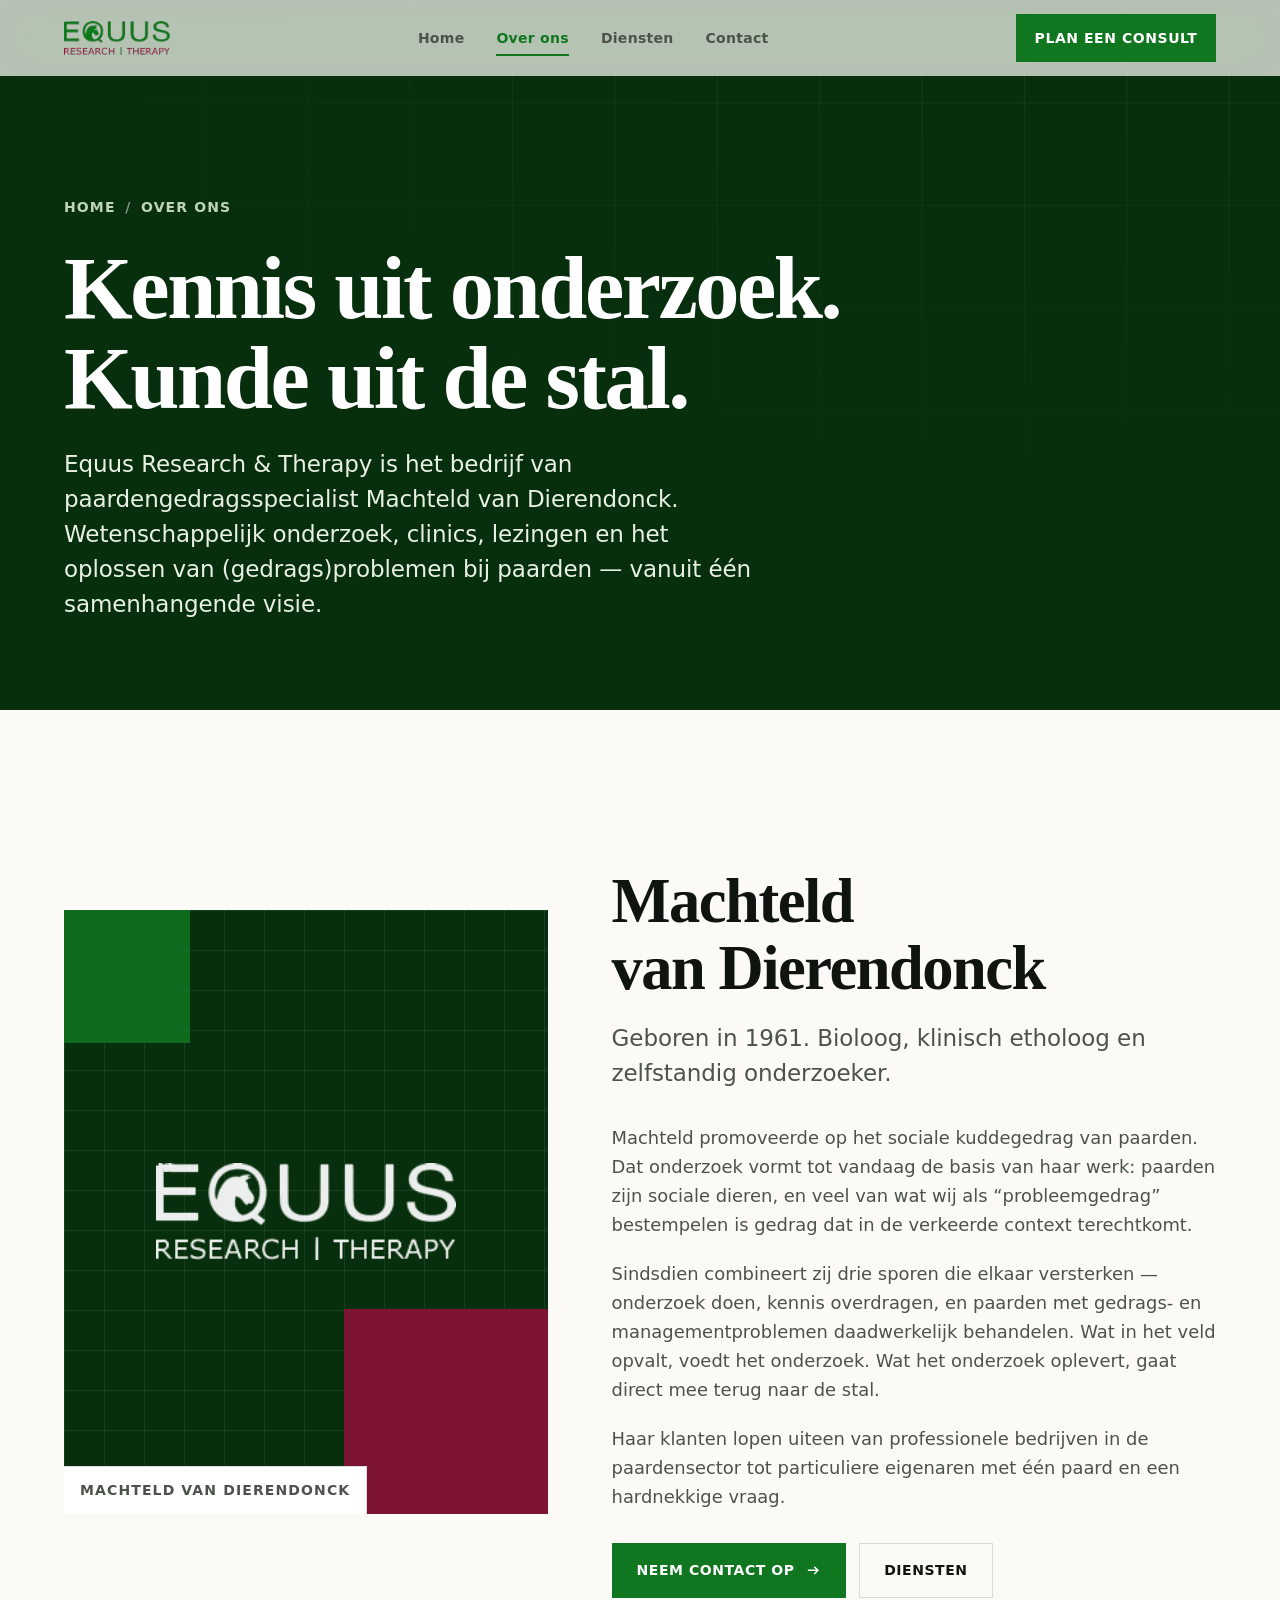
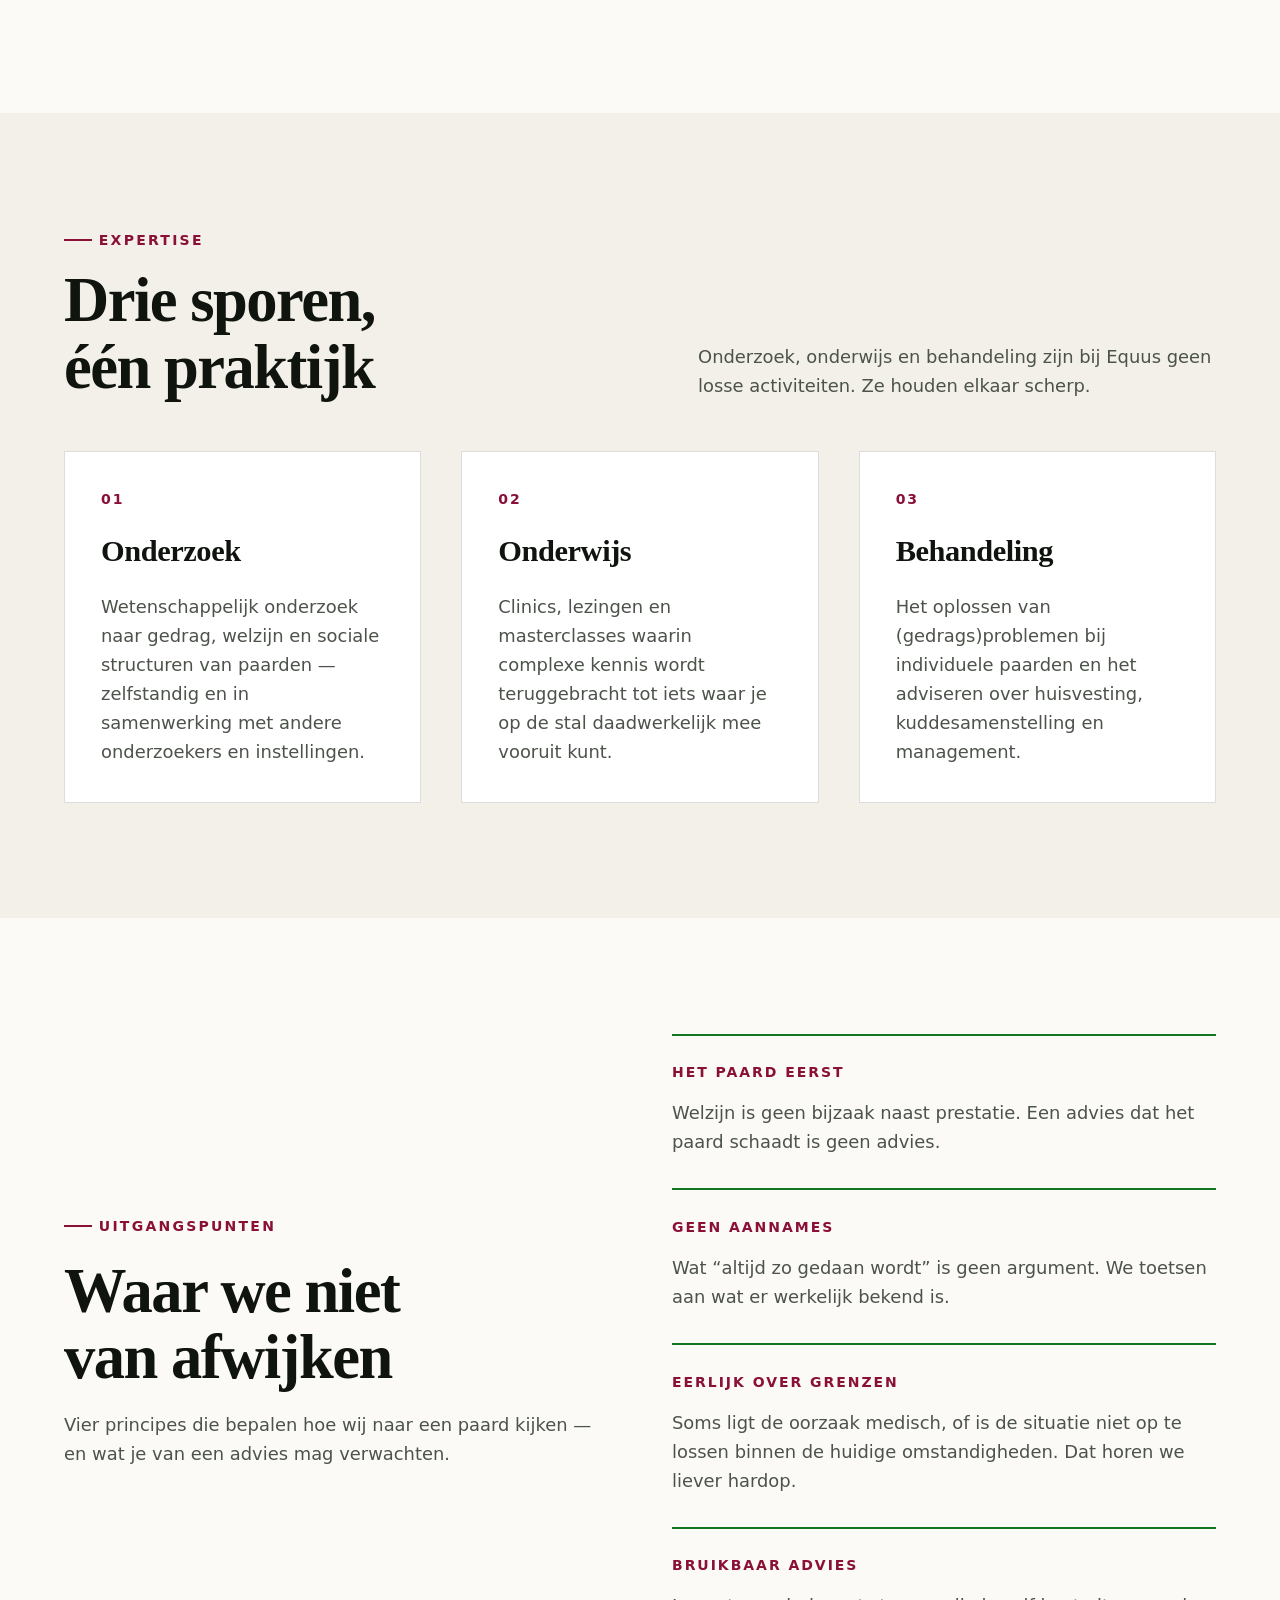
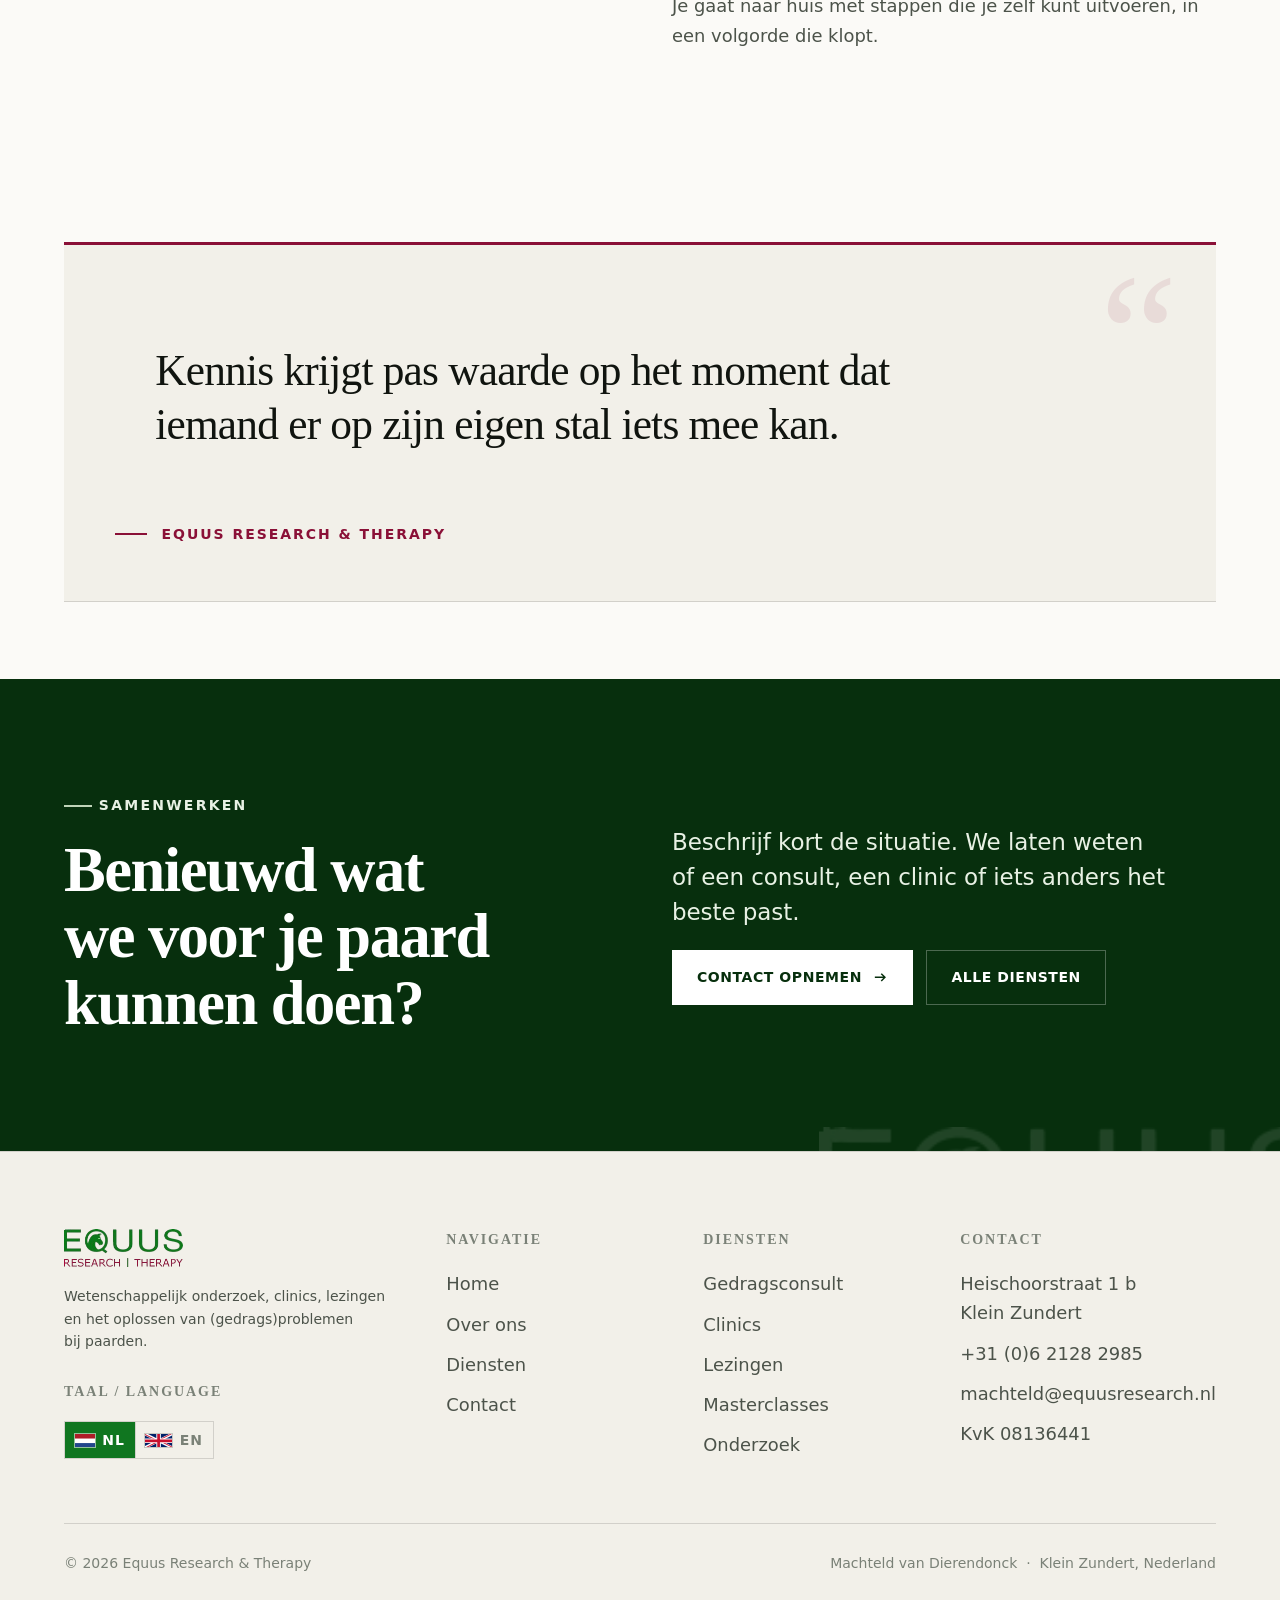
<file: over-ons.html>
<!DOCTYPE html>
<html lang="nl">
<head>
<meta charset="utf-8">
<meta name="viewport" content="width=device-width, initial-scale=1">
<title>Over ons — Machteld van Dierendonck | EQUUS</title>
<meta name="description" content="Equus Research &amp; Therapy is het bedrijf van Machteld van Dierendonck: bioloog, klinisch etholoog en onderzoeker, gepromoveerd op het sociale kuddegedrag van paarden.">
<meta name="keywords" content="Machteld van Dierendonck, klinisch etholoog, paardengedragsspecialist, bioloog paarden, kuddegedrag paarden, paardenwelzijn onderzoek">
<link rel="canonical" href="https://www.equusresearch.nl/over-ons.html">
<meta name="theme-color" content="#107620">
<meta name="robots" content="index, follow">

<meta property="og:type" content="profile">
<meta property="og:locale" content="nl_NL">
<meta property="og:site_name" content="Equus Research &amp; Therapy">
<meta property="og:title" content="Over ons — Machteld van Dierendonck | EQUUS">
<meta property="og:description" content="Bioloog, klinisch etholoog en zelfstandig onderzoeker. Wetenschappelijke kennis en praktijkervaring, verenigd in één praktijk.">
<meta property="og:url" content="https://www.equusresearch.nl/over-ons.html">
<meta property="og:image" content="https://www.equusresearch.nl/assets/img/equus-logo.png">
<meta name="twitter:card" content="summary_large_image">

<link rel="alternate" hreflang="nl" href="https://www.equusresearch.nl/over-ons.html">
<link rel="alternate" hreflang="en" href="https://www.equusresearch.nl/en/about.html">
<link rel="alternate" hreflang="x-default" href="https://www.equusresearch.nl/over-ons.html">
<link rel="icon" href="assets/img/favicon-32.png" sizes="32x32" type="image/png">
<link rel="icon" href="assets/img/favicon-512.png" sizes="512x512" type="image/png">
<link rel="apple-touch-icon" href="assets/img/apple-touch-icon.png">
<link rel="stylesheet" href="assets/css/style.css">

<script type="application/ld+json">
{
  "@context": "https://schema.org",
  "@type": "Person",
  "name": "Machteld van Dierendonck",
  "jobTitle": "Paardengedragsspecialist, bioloog en klinisch etholoog",
  "birthDate": "1961",
  "email": "machteld@equusresearch.nl",
  "telephone": "+31621282985",
  "knowsAbout": ["Paardengedrag", "Sociaal kuddegedrag", "Ethologie", "Paardenwelzijn"],
  "worksFor": {
    "@type": "Organization",
    "name": "Equus Research & Therapy",
    "url": "https://www.equusresearch.nl/"
  },
  "address": {
    "@type": "PostalAddress",
    "streetAddress": "Heischoorstraat 1 b",
    "addressLocality": "Klein Zundert",
    "addressCountry": "NL"
  }
}
</script>
</head>
<body>

<svg class="flag-sprite" aria-hidden="true" focusable="false" xmlns="http://www.w3.org/2000/svg">
  <symbol id="flag-nl" viewBox="0 0 9 6">
    <rect width="9" height="6" fill="#21468B"/>
    <rect width="9" height="4" fill="#FFFFFF"/>
    <rect width="9" height="2" fill="#AE1C28"/>
  </symbol>
  <symbol id="flag-gb" viewBox="0 0 60 30">
    <clipPath id="flag-gb-clip">
      <path d="M30,15 h30 v15 z v15 h-30 z h-30 v-15 z v-15 h30 z"/>
    </clipPath>
    <rect width="60" height="30" fill="#012169"/>
    <path d="M0,0 L60,30 M60,0 L0,30" stroke="#FFFFFF" stroke-width="6"/>
    <path d="M0,0 L60,30 M60,0 L0,30" clip-path="url(#flag-gb-clip)" stroke="#C8102E" stroke-width="4"/>
    <path d="M30,0 v30 M0,15 h60" stroke="#FFFFFF" stroke-width="10"/>
    <path d="M30,0 v30 M0,15 h60" stroke="#C8102E" stroke-width="6"/>
  </symbol>
</svg>

<a class="skip-link" href="#main">Naar hoofdinhoud</a>
<div class="progress" aria-hidden="true"></div>

<header class="site-header">
  <div class="site-header__inner">
    <a class="brand" href="index.html" aria-label="Equus Research &amp; Therapy — naar de homepagina">
      <img src="assets/img/equus-logo.png" alt="Equus Research &amp; Therapy" width="235" height="76">
    </a>
    <nav class="nav" aria-label="Hoofdnavigatie">
      <a class="nav__link" data-nav="index.html" href="index.html">Home</a>
      <a class="nav__link" data-nav="over-ons.html" href="over-ons.html">Over ons</a>
      <a class="nav__link" data-nav="diensten.html" href="diensten.html">Diensten</a>
      <a class="nav__link" data-nav="contact.html" href="contact.html">Contact</a>
    </nav>
    <div class="header-actions">
      <a class="btn btn--sm" href="contact.html"><span class="btn__label">Plan een consult</span></a>
      <button class="burger" type="button" aria-expanded="false" aria-controls="mobile-nav" aria-label="Menu openen">
        <span></span><span></span><span></span>
      </button>
    </div>
  </div>
</header>

<div class="scrim" aria-hidden="true"></div>
<nav class="mobile-nav" id="mobile-nav" aria-label="Mobiele navigatie">
  <a class="mobile-nav__link" data-nav="index.html" href="index.html"><span>01</span> Home</a>
  <a class="mobile-nav__link" data-nav="over-ons.html" href="over-ons.html"><span>02</span> Over ons</a>
  <a class="mobile-nav__link" data-nav="diensten.html" href="diensten.html"><span>03</span> Diensten</a>
  <a class="mobile-nav__link" data-nav="contact.html" href="contact.html"><span>04</span> Contact</a>
  <a class="btn" href="contact.html" style="margin-top: 1.75rem; justify-content: center;">
    <span class="btn__label">Plan een consult</span>
    <svg class="btn__arrow" viewBox="0 0 16 16" fill="none" aria-hidden="true"><path d="M2 8h11M9 4l4 4-4 4" stroke="currentColor" stroke-width="1.6"/></svg>
  </a>
  <div class="lang" role="group" aria-label="Taal / Language">
    <a class="lang__opt" href="over-ons.html" hreflang="nl" lang="nl" aria-current="true">
      <svg class="lang__flag" width="21" height="14" aria-hidden="true"><use href="#flag-nl"/></svg>
      <span class="lang__label">NL</span>
    </a>
    <a class="lang__opt" href="en/about.html" hreflang="en" lang="en">
      <svg class="lang__flag" width="28" height="14" aria-hidden="true"><use href="#flag-gb"/></svg>
      <span class="lang__label">EN</span>
    </a>
  </div>
</nav>

<main id="main">

  <!-- ===================== PAGINA-HERO ===================== -->
  <section class="page-hero">
    <div class="page-hero__grid" aria-hidden="true"></div>
    <div class="shell page-hero__inner">
      <nav class="crumbs" aria-label="Kruimelpad">
        <a href="index.html">Home</a>
        <span aria-hidden="true">/</span>
        <span aria-current="page">Over ons</span>
      </nav>
      <h1 class="display" data-reveal>Kennis uit onderzoek. Kunde uit de stal.</h1>
      <p class="lead measure" data-reveal>
        Equus Research &amp; Therapy is het bedrijf van paardengedragsspecialist
        Machteld van Dierendonck. Wetenschappelijk onderzoek, clinics, lezingen en
        het oplossen van (gedrags)problemen bij paarden — vanuit één samenhangende
        visie.
      </p>
    </div>
  </section>

  <!-- ===================== PORTRET ===================== -->
  <section class="section">
    <div class="shell">
      <div class="split split--wide-right">
        <div>
          <figure class="art" style="margin: 0;">
            <span class="art__layer" aria-hidden="true"></span>
            <span class="art__block art__block--a" aria-hidden="true"></span>
            <span class="art__block art__block--b" aria-hidden="true"></span>
            <img class="art__mark" src="assets/img/equus-logo.png" alt="" aria-hidden="true">
            <figcaption class="art__caption">Machteld van Dierendonck</figcaption>
          </figure>
        </div>

        <div class="stack-lg">
          <div class="stack">
            <p class="eyebrow" data-reveal>Wie</p>
            <h2 class="h1" data-reveal>Machteld van&nbsp;Dierendonck</h2>
            <p class="lead" data-reveal>
              Geboren in 1961. Bioloog, klinisch etholoog en zelfstandig onderzoeker.
            </p>
          </div>

          <div class="stack" data-reveal>
            <p class="muted">
              Machteld promoveerde op het sociale kuddegedrag van paarden. Dat
              onderzoek vormt tot vandaag de basis van haar werk: paarden zijn
              sociale dieren, en veel van wat wij als “probleemgedrag” bestempelen
              is gedrag dat in de verkeerde context terechtkomt.
            </p>
            <p class="muted">
              Sindsdien combineert zij drie sporen die elkaar versterken —
              onderzoek doen, kennis overdragen, en paarden met gedrags- en
              managementproblemen daadwerkelijk behandelen. Wat in het veld
              opvalt, voedt het onderzoek. Wat het onderzoek oplevert, gaat direct
              mee terug naar de stal.
            </p>
            <p class="muted">
              Haar klanten lopen uiteen van professionele bedrijven in de
              paardensector tot particuliere eigenaren met één paard en een
              hardnekkige vraag.
            </p>
          </div>

          <div class="row" data-reveal>
            <a class="btn" href="contact.html">
              <span class="btn__label">Neem contact op</span>
              <svg class="btn__arrow" viewBox="0 0 16 16" fill="none" aria-hidden="true"><path d="M2 8h11M9 4l4 4-4 4" stroke="currentColor" stroke-width="1.6"/></svg>
            </a>
            <a class="btn btn--ghost" href="diensten.html"><span class="btn__label">Diensten</span></a>
          </div>
        </div>
      </div>
    </div>
  </section>

  <!-- ===================== EXPERTISE ===================== -->
  <section class="section band-tint">
    <div class="shell">
      <div class="section-head">
        <div class="section-head__title">
          <p class="eyebrow" data-reveal>Expertise</p>
          <h2 class="h1" data-reveal>Drie sporen, één praktijk</h2>
        </div>
        <div data-reveal>
          <p class="muted measure">
            Onderzoek, onderwijs en behandeling zijn bij Equus geen losse
            activiteiten. Ze houden elkaar scherp.
          </p>
        </div>
      </div>

      <div class="grid grid-3">
        <div class="card" data-reveal>
          <span class="card__index">01</span>
          <h3 class="card__title">Onderzoek</h3>
          <p class="card__text">
            Wetenschappelijk onderzoek naar gedrag, welzijn en sociale structuren
            van paarden — zelfstandig en in samenwerking met andere onderzoekers
            en instellingen.
          </p>
        </div>
        <div class="card" data-reveal>
          <span class="card__index">02</span>
          <h3 class="card__title">Onderwijs</h3>
          <p class="card__text">
            Clinics, lezingen en masterclasses waarin complexe kennis wordt
            teruggebracht tot iets waar je op de stal daadwerkelijk mee vooruit kunt.
          </p>
        </div>
        <div class="card" data-reveal>
          <span class="card__index">03</span>
          <h3 class="card__title">Behandeling</h3>
          <p class="card__text">
            Het oplossen van (gedrags)problemen bij individuele paarden en het
            adviseren over huisvesting, kuddesamenstelling en management.
          </p>
        </div>
      </div>
    </div>
  </section>

  <!-- ===================== UITGANGSPUNTEN ===================== -->
  <section class="section" id="uitgangspunten">
    <div class="shell">
      <div class="split">
        <div class="stack">
          <p class="eyebrow" data-reveal>Uitgangspunten</p>
          <h2 class="h1" data-reveal>Waar we niet van afwijken</h2>
          <p class="muted measure" data-reveal>
            Vier principes die bepalen hoe wij naar een paard kijken — en wat je
            van een advies mag verwachten.
          </p>
        </div>

        <div class="stack-lg">
          <div class="pillar" data-reveal>
            <span class="pillar__k">Het paard eerst</span>
            <p class="muted">
              Welzijn is geen bijzaak naast prestatie. Een advies dat het paard
              schaadt is geen advies.
            </p>
          </div>
          <div class="pillar" data-reveal>
            <span class="pillar__k">Geen aannames</span>
            <p class="muted">
              Wat “altijd zo gedaan wordt” is geen argument. We toetsen aan wat
              er werkelijk bekend is.
            </p>
          </div>
          <div class="pillar" data-reveal>
            <span class="pillar__k">Eerlijk over grenzen</span>
            <p class="muted">
              Soms ligt de oorzaak medisch, of is de situatie niet op te lossen
              binnen de huidige omstandigheden. Dat horen we liever hardop.
            </p>
          </div>
          <div class="pillar" data-reveal>
            <span class="pillar__k">Bruikbaar advies</span>
            <p class="muted">
              Je gaat naar huis met stappen die je zelf kunt uitvoeren, in een
              volgorde die klopt.
            </p>
          </div>
        </div>
      </div>
    </div>
  </section>

  <!-- ===================== STATEMENT ===================== -->
  <section class="section section--tight">
    <div class="shell">
      <figure class="statement" data-reveal>
        <span class="statement__glyph" aria-hidden="true">&ldquo;</span>
        <blockquote class="statement__text">
          Kennis krijgt pas waarde op het moment dat iemand er op zijn eigen stal
          iets mee kan.
        </blockquote>
        <figcaption class="statement__by">Equus Research &amp; Therapy</figcaption>
      </figure>
    </div>
  </section>

  <!-- ===================== CTA ===================== -->
  <section class="section cta">
    <img class="cta__mark" src="assets/img/equus-logo.png" alt="" aria-hidden="true">
    <div class="shell cta__inner">
      <div class="split">
        <div class="stack">
          <p class="eyebrow eyebrow--invert" data-reveal>Samenwerken</p>
          <h2 class="h1" data-reveal>Benieuwd wat we voor je paard kunnen doen?</h2>
        </div>
        <div class="stack" data-reveal>
          <p class="lead">
            Beschrijf kort de situatie. We laten weten of een consult, een clinic
            of iets anders het beste past.
          </p>
          <div class="row">
            <a class="btn btn--invert" href="contact.html">
              <span class="btn__label">Contact opnemen</span>
              <svg class="btn__arrow" viewBox="0 0 16 16" fill="none" aria-hidden="true"><path d="M2 8h11M9 4l4 4-4 4" stroke="currentColor" stroke-width="1.6"/></svg>
            </a>
            <a class="btn btn--outline-invert" href="diensten.html"><span class="btn__label">Alle diensten</span></a>
          </div>
        </div>
      </div>
    </div>
  </section>

</main>

<footer class="site-footer">
  <div class="shell">
    <div class="footer-grid">
      <div class="footer-brand">
        <img src="assets/img/equus-logo.png" alt="Equus Research &amp; Therapy" width="235" height="76">
        <p class="muted measure-sm" style="font-size: var(--step--1);">
          Wetenschappelijk onderzoek, clinics, lezingen en het oplossen van
          (gedrags)problemen bij paarden.
        </p>
        <h2 class="footer-title" style="margin-top: 1.75rem;">Taal / Language</h2>
  <div class="lang lang--footer" role="group" aria-label="Taal / Language">
    <a class="lang__opt" href="over-ons.html" hreflang="nl" lang="nl" aria-current="true">
      <svg class="lang__flag" width="21" height="14" aria-hidden="true"><use href="#flag-nl"/></svg>
      <span class="lang__label">NL</span>
    </a>
    <a class="lang__opt" href="en/about.html" hreflang="en" lang="en">
      <svg class="lang__flag" width="28" height="14" aria-hidden="true"><use href="#flag-gb"/></svg>
      <span class="lang__label">EN</span>
    </a>
  </div>
      </div>
      <div>
        <h2 class="footer-title">Navigatie</h2>
        <ul class="footer-list">
          <li><a href="index.html">Home</a></li>
          <li><a href="over-ons.html">Over ons</a></li>
          <li><a href="diensten.html">Diensten</a></li>
          <li><a href="contact.html">Contact</a></li>
        </ul>
      </div>
      <div>
        <h2 class="footer-title">Diensten</h2>
        <ul class="footer-list">
          <li><a href="diensten.html#gedragsconsult">Gedragsconsult</a></li>
          <li><a href="diensten.html#clinics">Clinics</a></li>
          <li><a href="diensten.html#lezingen">Lezingen</a></li>
          <li><a href="diensten.html#masterclasses">Masterclasses</a></li>
          <li><a href="diensten.html#onderzoek">Onderzoek</a></li>
        </ul>
      </div>
      <div>
        <h2 class="footer-title">Contact</h2>
        <ul class="footer-list">
          <li><span>Heischoorstraat 1 b<br>Klein Zundert</span></li>
          <li><a href="tel:+31621282985">+31 (0)6 2128 2985</a></li>
          <li><a href="mailto:machteld@equusresearch.nl">machteld@equusresearch.nl</a></li>
          <li><span>KvK 08136441</span></li>
        </ul>
      </div>
    </div>
    <div class="footer-bottom">
      <span>&copy; <span id="year">2026</span> Equus Research &amp; Therapy</span>
      <span>Machteld van Dierendonck &nbsp;·&nbsp; Klein Zundert, Nederland</span>
    </div>
  </div>
</footer>

<button class="to-top" type="button" aria-label="Terug naar boven">
  <svg viewBox="0 0 16 16" fill="none" aria-hidden="true"><path d="M8 13V3M4 7l4-4 4 4" stroke="currentColor" stroke-width="1.6"/></svg>
</button>

<script src="assets/js/main.js"></script>
<script>document.getElementById('year').textContent = new Date().getFullYear();</script>
</body>
</html>
</file>
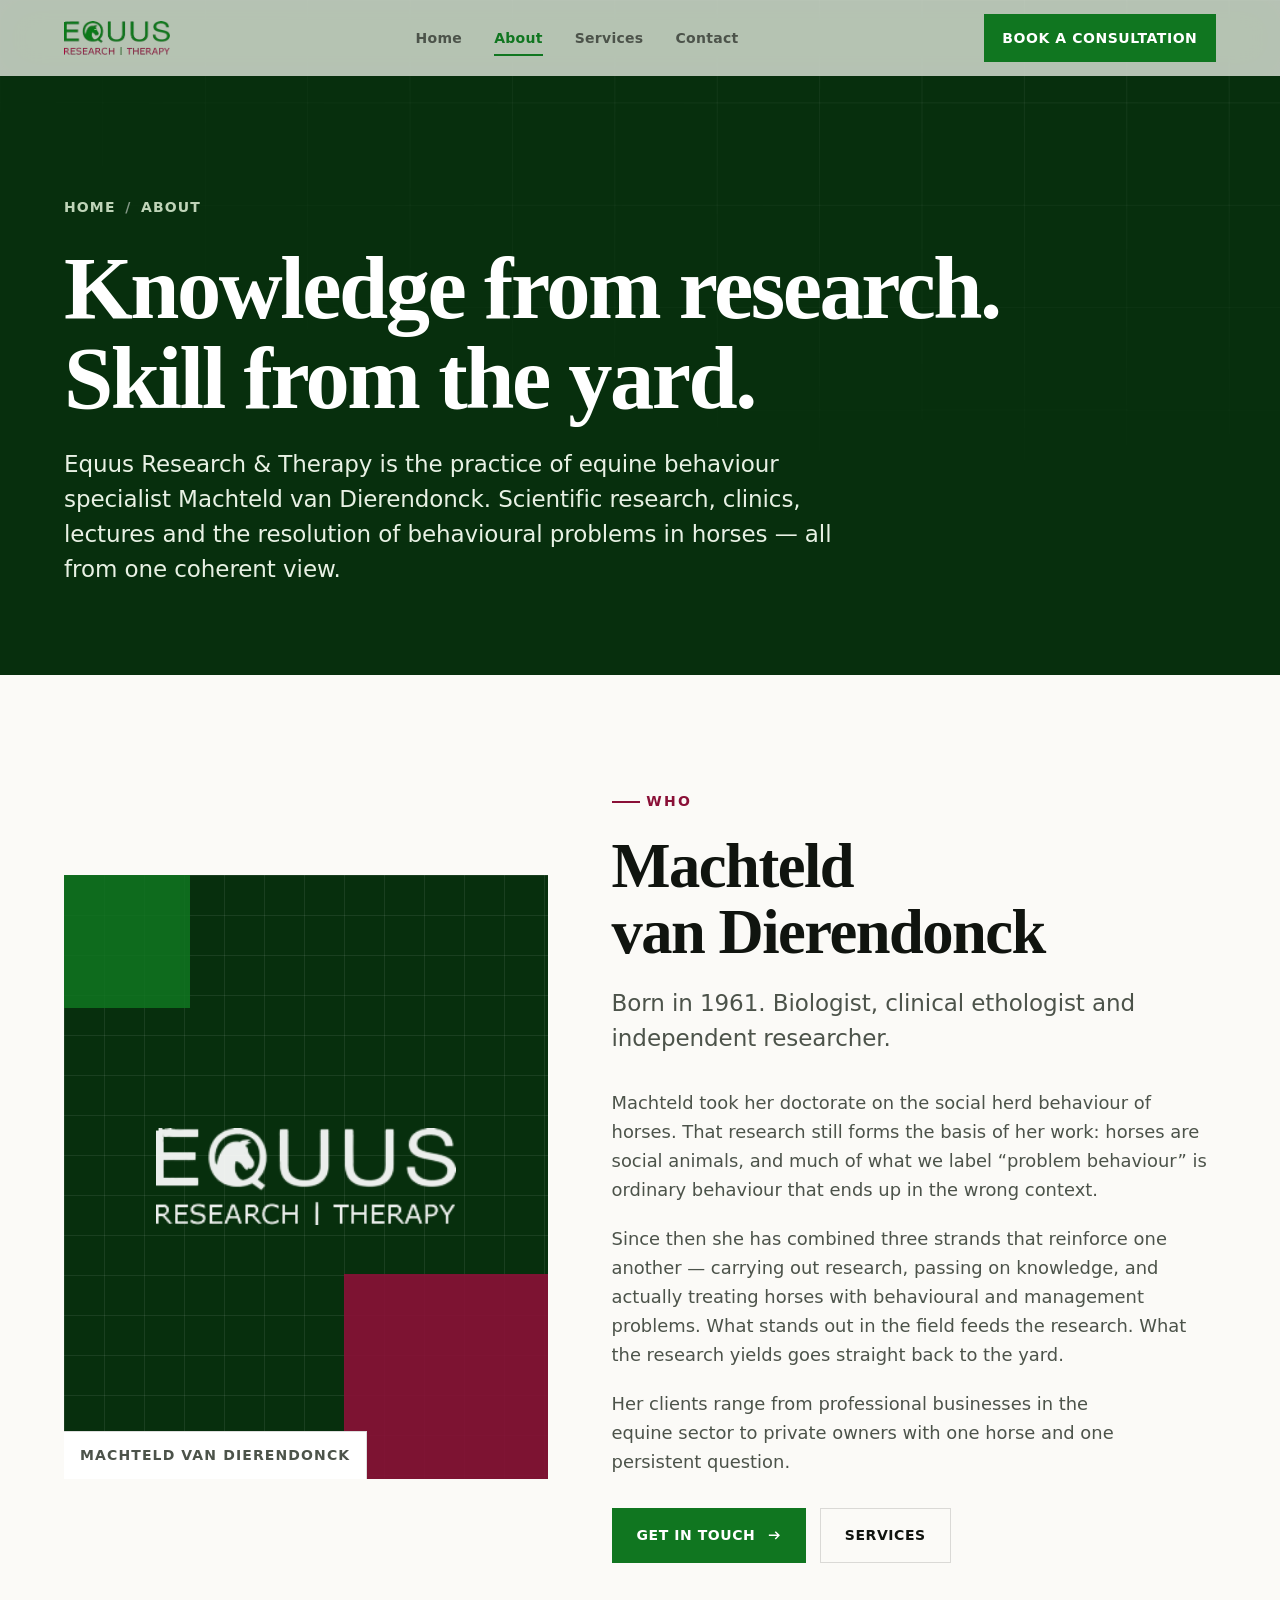
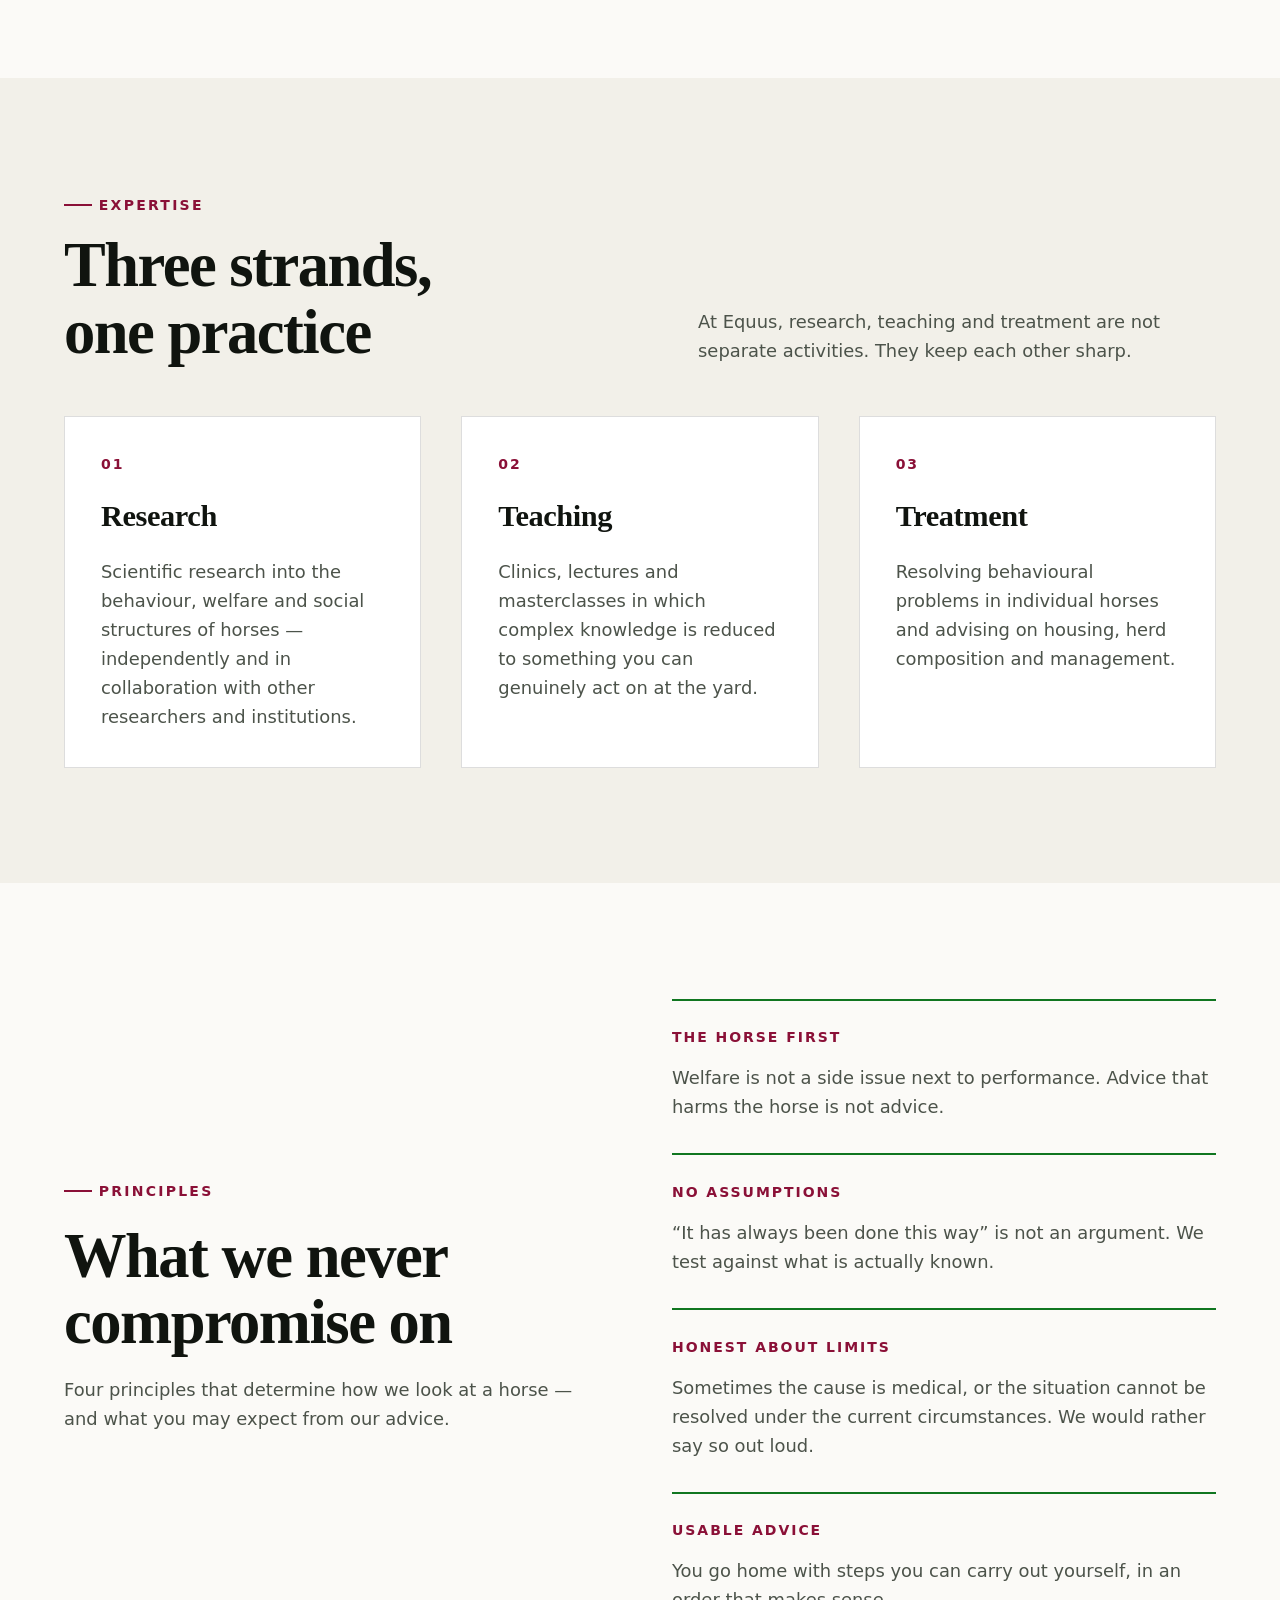
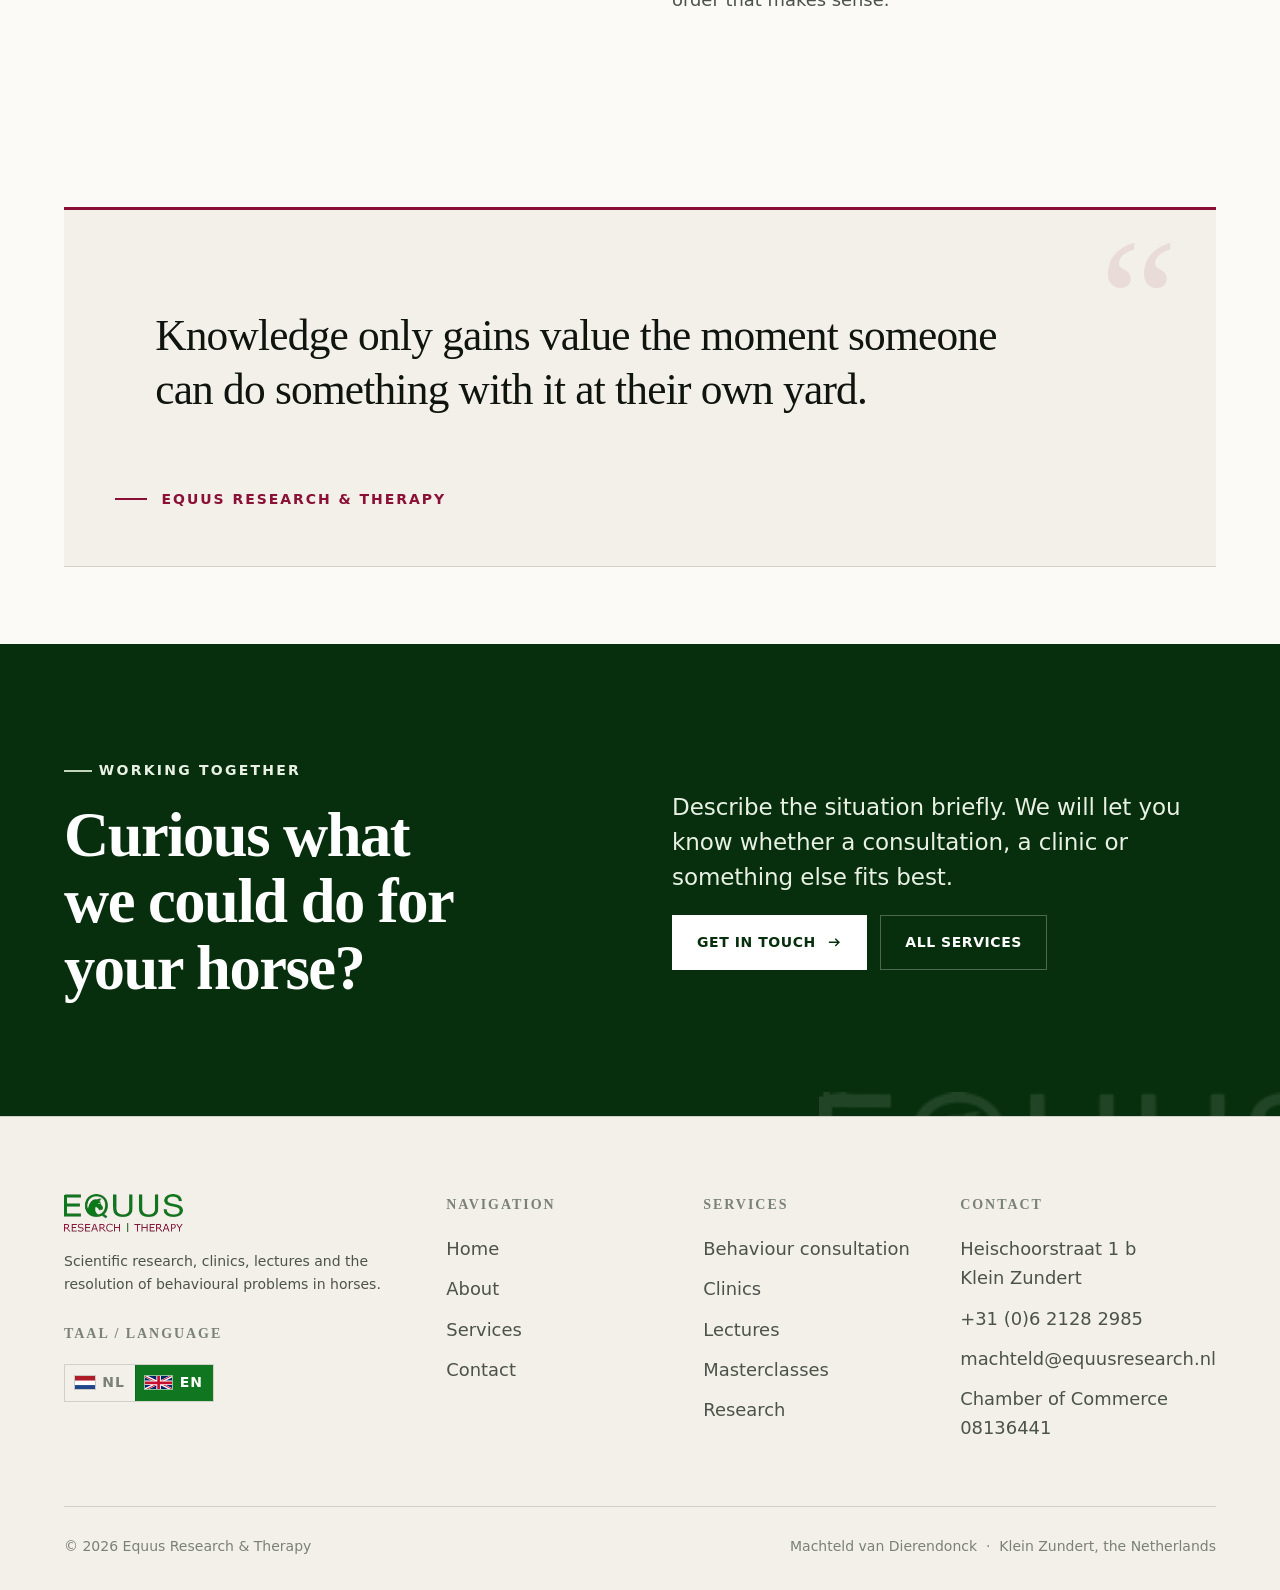
<file: en/about.html>
<!DOCTYPE html>
<html lang="en">
<head>
<meta charset="utf-8">
<meta name="viewport" content="width=device-width, initial-scale=1">
<title>About — Machteld van Dierendonck | EQUUS</title>
<meta name="description" content="Equus Research &amp; Therapy is the practice of Machteld van Dierendonck: biologist, clinical ethologist and researcher, who took her doctorate on the social herd behaviour of horses.">
<meta name="keywords" content="Machteld van Dierendonck, clinical ethologist, equine behaviour specialist, horse biologist, herd behaviour horses, horse welfare research">
<link rel="canonical" href="https://www.equusresearch.nl/en/about.html">
<meta name="theme-color" content="#107620">
<meta name="robots" content="index, follow">

<meta property="og:type" content="profile">
<meta property="og:locale" content="en_GB">
<meta property="og:locale:alternate" content="nl_NL">
<meta property="og:site_name" content="Equus Research &amp; Therapy">
<meta property="og:title" content="About — Machteld van Dierendonck | EQUUS">
<meta property="og:description" content="Biologist, clinical ethologist and independent researcher. Scientific knowledge and practical experience, united in one practice.">
<meta property="og:url" content="https://www.equusresearch.nl/en/about.html">
<meta property="og:image" content="https://www.equusresearch.nl/assets/img/equus-logo.png">
<meta name="twitter:card" content="summary_large_image">

<link rel="alternate" hreflang="nl" href="https://www.equusresearch.nl/over-ons.html">
<link rel="alternate" hreflang="en" href="https://www.equusresearch.nl/en/about.html">
<link rel="alternate" hreflang="x-default" href="https://www.equusresearch.nl/over-ons.html">
<link rel="icon" href="../assets/img/favicon-32.png" sizes="32x32" type="image/png">
<link rel="icon" href="../assets/img/favicon-512.png" sizes="512x512" type="image/png">
<link rel="apple-touch-icon" href="../assets/img/apple-touch-icon.png">
<link rel="stylesheet" href="../assets/css/style.css">

<script type="application/ld+json">
{
  "@context": "https://schema.org",
  "@type": "Person",
  "name": "Machteld van Dierendonck",
  "jobTitle": "Equine behaviour specialist, biologist and clinical ethologist",
  "birthDate": "1961",
  "email": "machteld@equusresearch.nl",
  "telephone": "+31621282985",
  "knowsAbout": ["Equine behaviour", "Social herd behaviour", "Ethology", "Horse welfare"],
  "worksFor": {
    "@type": "Organization",
    "name": "Equus Research & Therapy",
    "url": "https://www.equusresearch.nl/"
  },
  "address": {
    "@type": "PostalAddress",
    "streetAddress": "Heischoorstraat 1 b",
    "addressLocality": "Klein Zundert",
    "addressRegion": "Noord-Brabant",
    "addressCountry": "NL"
  }
}
</script>
</head>
<body>

<svg class="flag-sprite" aria-hidden="true" focusable="false" xmlns="http://www.w3.org/2000/svg">
  <symbol id="flag-nl" viewBox="0 0 9 6">
    <rect width="9" height="6" fill="#21468B"/>
    <rect width="9" height="4" fill="#FFFFFF"/>
    <rect width="9" height="2" fill="#AE1C28"/>
  </symbol>
  <symbol id="flag-gb" viewBox="0 0 60 30">
    <clipPath id="flag-gb-clip">
      <path d="M30,15 h30 v15 z v15 h-30 z h-30 v-15 z v-15 h30 z"/>
    </clipPath>
    <rect width="60" height="30" fill="#012169"/>
    <path d="M0,0 L60,30 M60,0 L0,30" stroke="#FFFFFF" stroke-width="6"/>
    <path d="M0,0 L60,30 M60,0 L0,30" clip-path="url(#flag-gb-clip)" stroke="#C8102E" stroke-width="4"/>
    <path d="M30,0 v30 M0,15 h60" stroke="#FFFFFF" stroke-width="10"/>
    <path d="M30,0 v30 M0,15 h60" stroke="#C8102E" stroke-width="6"/>
  </symbol>
</svg>

<a class="skip-link" href="#main">Skip to main content</a>
<div class="progress" aria-hidden="true"></div>

<header class="site-header">
  <div class="site-header__inner">
    <a class="brand" href="index.html" aria-label="Equus Research &amp; Therapy — back to the home page">
      <img src="../assets/img/equus-logo.png" alt="Equus Research &amp; Therapy" width="235" height="76">
    </a>
    <nav class="nav" aria-label="Main navigation">
      <a class="nav__link" data-nav="index.html" href="index.html">Home</a>
      <a class="nav__link" data-nav="about.html" href="about.html">About</a>
      <a class="nav__link" data-nav="services.html" href="services.html">Services</a>
      <a class="nav__link" data-nav="contact.html" href="contact.html">Contact</a>
    </nav>
    <div class="header-actions">
      <a class="btn btn--sm" href="contact.html"><span class="btn__label">Book a consultation</span></a>
      <button class="burger" type="button" aria-expanded="false" aria-controls="mobile-nav" aria-label="Open menu">
        <span></span><span></span><span></span>
      </button>
    </div>
  </div>
</header>

<div class="scrim" aria-hidden="true"></div>
<nav class="mobile-nav" id="mobile-nav" aria-label="Mobile navigation">
  <a class="mobile-nav__link" data-nav="index.html" href="index.html"><span>01</span> Home</a>
  <a class="mobile-nav__link" data-nav="about.html" href="about.html"><span>02</span> About</a>
  <a class="mobile-nav__link" data-nav="services.html" href="services.html"><span>03</span> Services</a>
  <a class="mobile-nav__link" data-nav="contact.html" href="contact.html"><span>04</span> Contact</a>
  <a class="btn" href="contact.html" style="margin-top: 1.75rem; justify-content: center;">
    <span class="btn__label">Book a consultation</span>
    <svg class="btn__arrow" viewBox="0 0 16 16" fill="none" aria-hidden="true"><path d="M2 8h11M9 4l4 4-4 4" stroke="currentColor" stroke-width="1.6"/></svg>
  </a>
  <div class="lang" role="group" aria-label="Taal / Language">
    <a class="lang__opt" href="../over-ons.html" hreflang="nl" lang="nl">
      <svg class="lang__flag" width="21" height="14" aria-hidden="true"><use href="#flag-nl"/></svg>
      <span class="lang__label">NL</span>
    </a>
    <a class="lang__opt" href="about.html" hreflang="en" lang="en" aria-current="true">
      <svg class="lang__flag" width="28" height="14" aria-hidden="true"><use href="#flag-gb"/></svg>
      <span class="lang__label">EN</span>
    </a>
  </div>
</nav>

<main id="main">

  <!-- ===================== PAGE HERO ===================== -->
  <section class="page-hero">
    <div class="page-hero__grid" aria-hidden="true"></div>
    <div class="shell page-hero__inner">
      <nav class="crumbs" aria-label="Breadcrumb">
        <a href="index.html">Home</a>
        <span aria-hidden="true">/</span>
        <span aria-current="page">About</span>
      </nav>
      <h1 class="display" data-reveal>Knowledge from research. Skill from the yard.</h1>
      <p class="lead measure" data-reveal>
        Equus Research &amp; Therapy is the practice of equine behaviour
        specialist Machteld van Dierendonck. Scientific research, clinics,
        lectures and the resolution of behavioural problems in horses — all from
        one coherent view.
      </p>
    </div>
  </section>

  <!-- ===================== PORTRAIT ===================== -->
  <section class="section">
    <div class="shell">
      <div class="split split--wide-right">
        <div>
          <figure class="art" style="margin: 0;">
            <span class="art__layer" aria-hidden="true"></span>
            <span class="art__block art__block--a" aria-hidden="true"></span>
            <span class="art__block art__block--b" aria-hidden="true"></span>
            <img class="art__mark" src="../assets/img/equus-logo.png" alt="" aria-hidden="true">
            <figcaption class="art__caption">Machteld van Dierendonck</figcaption>
          </figure>
        </div>

        <div class="stack-lg">
          <div class="stack">
            <p class="eyebrow" data-reveal>Who</p>
            <h2 class="h1" data-reveal>Machteld van&nbsp;Dierendonck</h2>
            <p class="lead" data-reveal>
              Born in 1961. Biologist, clinical ethologist and independent researcher.
            </p>
          </div>

          <div class="stack" data-reveal>
            <p class="muted">
              Machteld took her doctorate on the social herd behaviour of horses.
              That research still forms the basis of her work: horses are social
              animals, and much of what we label “problem behaviour” is ordinary
              behaviour that ends up in the wrong context.
            </p>
            <p class="muted">
              Since then she has combined three strands that reinforce one
              another — carrying out research, passing on knowledge, and actually
              treating horses with behavioural and management problems. What
              stands out in the field feeds the research. What the research
              yields goes straight back to the yard.
            </p>
            <p class="muted">
              Her clients range from professional businesses in the equine sector
              to private owners with one horse and one persistent question.
            </p>
          </div>

          <div class="row" data-reveal>
            <a class="btn" href="contact.html">
              <span class="btn__label">Get in touch</span>
              <svg class="btn__arrow" viewBox="0 0 16 16" fill="none" aria-hidden="true"><path d="M2 8h11M9 4l4 4-4 4" stroke="currentColor" stroke-width="1.6"/></svg>
            </a>
            <a class="btn btn--ghost" href="services.html"><span class="btn__label">Services</span></a>
          </div>
        </div>
      </div>
    </div>
  </section>

  <!-- ===================== EXPERTISE ===================== -->
  <section class="section band-tint">
    <div class="shell">
      <div class="section-head">
        <div class="section-head__title">
          <p class="eyebrow" data-reveal>Expertise</p>
          <h2 class="h1" data-reveal>Three strands, one practice</h2>
        </div>
        <div data-reveal>
          <p class="muted measure">
            At Equus, research, teaching and treatment are not separate
            activities. They keep each other sharp.
          </p>
        </div>
      </div>

      <div class="grid grid-3">
        <div class="card" data-reveal>
          <span class="card__index">01</span>
          <h3 class="card__title">Research</h3>
          <p class="card__text">
            Scientific research into the behaviour, welfare and social structures
            of horses — independently and in collaboration with other researchers
            and institutions.
          </p>
        </div>
        <div class="card" data-reveal>
          <span class="card__index">02</span>
          <h3 class="card__title">Teaching</h3>
          <p class="card__text">
            Clinics, lectures and masterclasses in which complex knowledge is
            reduced to something you can genuinely act on at the yard.
          </p>
        </div>
        <div class="card" data-reveal>
          <span class="card__index">03</span>
          <h3 class="card__title">Treatment</h3>
          <p class="card__text">
            Resolving behavioural problems in individual horses and advising on
            housing, herd composition and management.
          </p>
        </div>
      </div>
    </div>
  </section>

  <!-- ===================== PRINCIPLES ===================== -->
  <section class="section" id="principles">
    <div class="shell">
      <div class="split">
        <div class="stack">
          <p class="eyebrow" data-reveal>Principles</p>
          <h2 class="h1" data-reveal>What we never compromise on</h2>
          <p class="muted measure" data-reveal>
            Four principles that determine how we look at a horse — and what you
            may expect from our advice.
          </p>
        </div>

        <div class="stack-lg">
          <div class="pillar" data-reveal>
            <span class="pillar__k">The horse first</span>
            <p class="muted">
              Welfare is not a side issue next to performance. Advice that harms
              the horse is not advice.
            </p>
          </div>
          <div class="pillar" data-reveal>
            <span class="pillar__k">No assumptions</span>
            <p class="muted">
              “It has always been done this way” is not an argument. We test
              against what is actually known.
            </p>
          </div>
          <div class="pillar" data-reveal>
            <span class="pillar__k">Honest about limits</span>
            <p class="muted">
              Sometimes the cause is medical, or the situation cannot be resolved
              under the current circumstances. We would rather say so out loud.
            </p>
          </div>
          <div class="pillar" data-reveal>
            <span class="pillar__k">Usable advice</span>
            <p class="muted">
              You go home with steps you can carry out yourself, in an order that
              makes sense.
            </p>
          </div>
        </div>
      </div>
    </div>
  </section>

  <!-- ===================== STATEMENT ===================== -->
  <section class="section section--tight">
    <div class="shell">
      <figure class="statement" data-reveal>
        <span class="statement__glyph" aria-hidden="true">&ldquo;</span>
        <blockquote class="statement__text">
          Knowledge only gains value the moment someone can do something with it
          at their own yard.
        </blockquote>
        <figcaption class="statement__by">Equus Research &amp; Therapy</figcaption>
      </figure>
    </div>
  </section>

  <!-- ===================== CTA ===================== -->
  <section class="section cta">
    <img class="cta__mark" src="../assets/img/equus-logo.png" alt="" aria-hidden="true">
    <div class="shell cta__inner">
      <div class="split">
        <div class="stack">
          <p class="eyebrow eyebrow--invert" data-reveal>Working together</p>
          <h2 class="h1" data-reveal>Curious what we could do for your horse?</h2>
        </div>
        <div class="stack" data-reveal>
          <p class="lead">
            Describe the situation briefly. We will let you know whether a
            consultation, a clinic or something else fits best.
          </p>
          <div class="row">
            <a class="btn btn--invert" href="contact.html">
              <span class="btn__label">Get in touch</span>
              <svg class="btn__arrow" viewBox="0 0 16 16" fill="none" aria-hidden="true"><path d="M2 8h11M9 4l4 4-4 4" stroke="currentColor" stroke-width="1.6"/></svg>
            </a>
            <a class="btn btn--outline-invert" href="services.html"><span class="btn__label">All services</span></a>
          </div>
        </div>
      </div>
    </div>
  </section>

</main>

<footer class="site-footer">
  <div class="shell">
    <div class="footer-grid">
      <div class="footer-brand">
        <img src="../assets/img/equus-logo.png" alt="Equus Research &amp; Therapy" width="235" height="76">
        <p class="muted measure-sm" style="font-size: var(--step--1);">
          Scientific research, clinics, lectures and the resolution of
          behavioural problems in horses.
        </p>
        <h2 class="footer-title" style="margin-top: 1.75rem;">Taal / Language</h2>
  <div class="lang lang--footer" role="group" aria-label="Taal / Language">
    <a class="lang__opt" href="../over-ons.html" hreflang="nl" lang="nl">
      <svg class="lang__flag" width="21" height="14" aria-hidden="true"><use href="#flag-nl"/></svg>
      <span class="lang__label">NL</span>
    </a>
    <a class="lang__opt" href="about.html" hreflang="en" lang="en" aria-current="true">
      <svg class="lang__flag" width="28" height="14" aria-hidden="true"><use href="#flag-gb"/></svg>
      <span class="lang__label">EN</span>
    </a>
  </div>
      </div>
      <div>
        <h2 class="footer-title">Navigation</h2>
        <ul class="footer-list">
          <li><a href="index.html">Home</a></li>
          <li><a href="about.html">About</a></li>
          <li><a href="services.html">Services</a></li>
          <li><a href="contact.html">Contact</a></li>
        </ul>
      </div>
      <div>
        <h2 class="footer-title">Services</h2>
        <ul class="footer-list">
          <li><a href="services.html#consultation">Behaviour consultation</a></li>
          <li><a href="services.html#clinics">Clinics</a></li>
          <li><a href="services.html#lectures">Lectures</a></li>
          <li><a href="services.html#masterclasses">Masterclasses</a></li>
          <li><a href="services.html#research">Research</a></li>
        </ul>
      </div>
      <div>
        <h2 class="footer-title">Contact</h2>
        <ul class="footer-list">
          <li><span>Heischoorstraat 1 b<br>Klein Zundert</span></li>
          <li><a href="tel:+31621282985">+31 (0)6 2128 2985</a></li>
          <li><a href="mailto:machteld@equusresearch.nl">machteld@equusresearch.nl</a></li>
          <li><span>Chamber of Commerce 08136441</span></li>
        </ul>
      </div>
    </div>
    <div class="footer-bottom">
      <span>&copy; <span id="year">2026</span> Equus Research &amp; Therapy</span>
      <span>Machteld van Dierendonck &nbsp;·&nbsp; Klein Zundert, the Netherlands</span>
    </div>
  </div>
</footer>

<button class="to-top" type="button" aria-label="Back to top">
  <svg viewBox="0 0 16 16" fill="none" aria-hidden="true"><path d="M8 13V3M4 7l4-4 4 4" stroke="currentColor" stroke-width="1.6"/></svg>
</button>

<script src="../assets/js/main.js"></script>
<script>document.getElementById('year').textContent = new Date().getFullYear();</script>
</body>
</html>
</file>
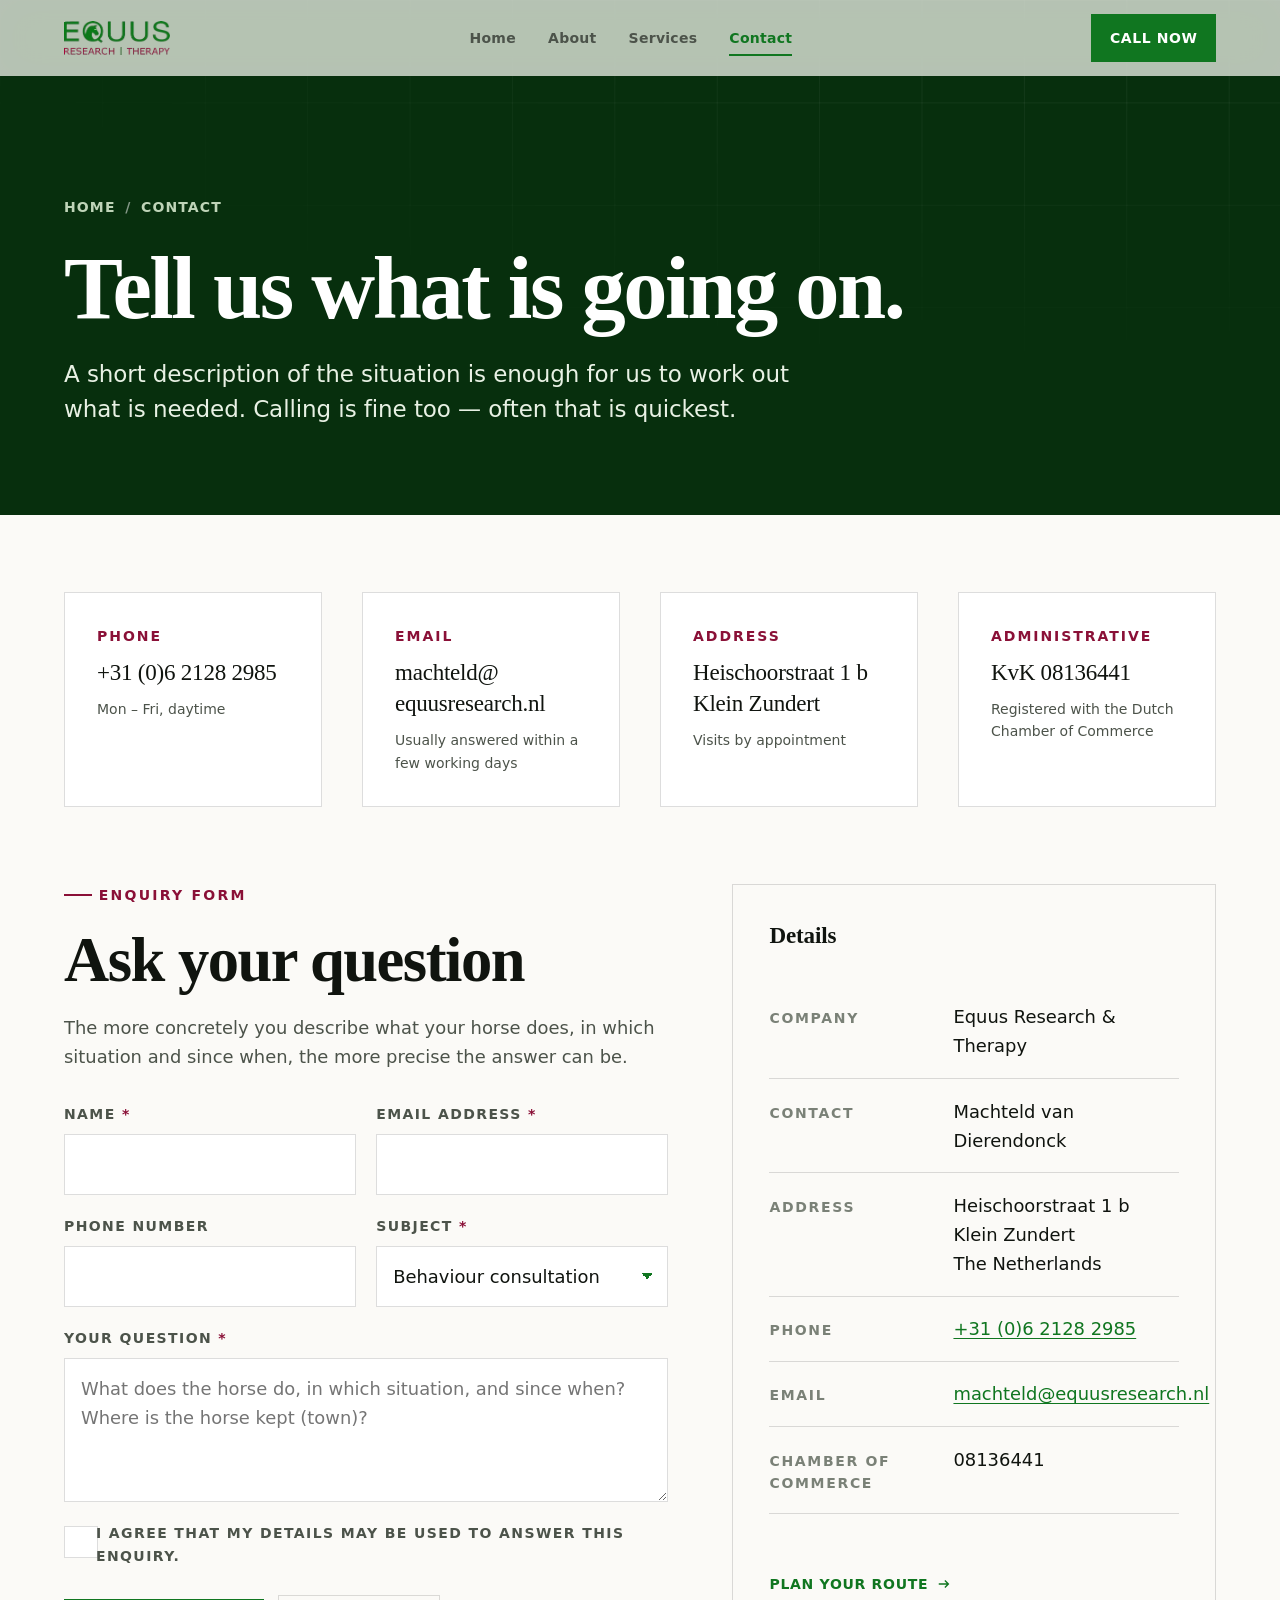
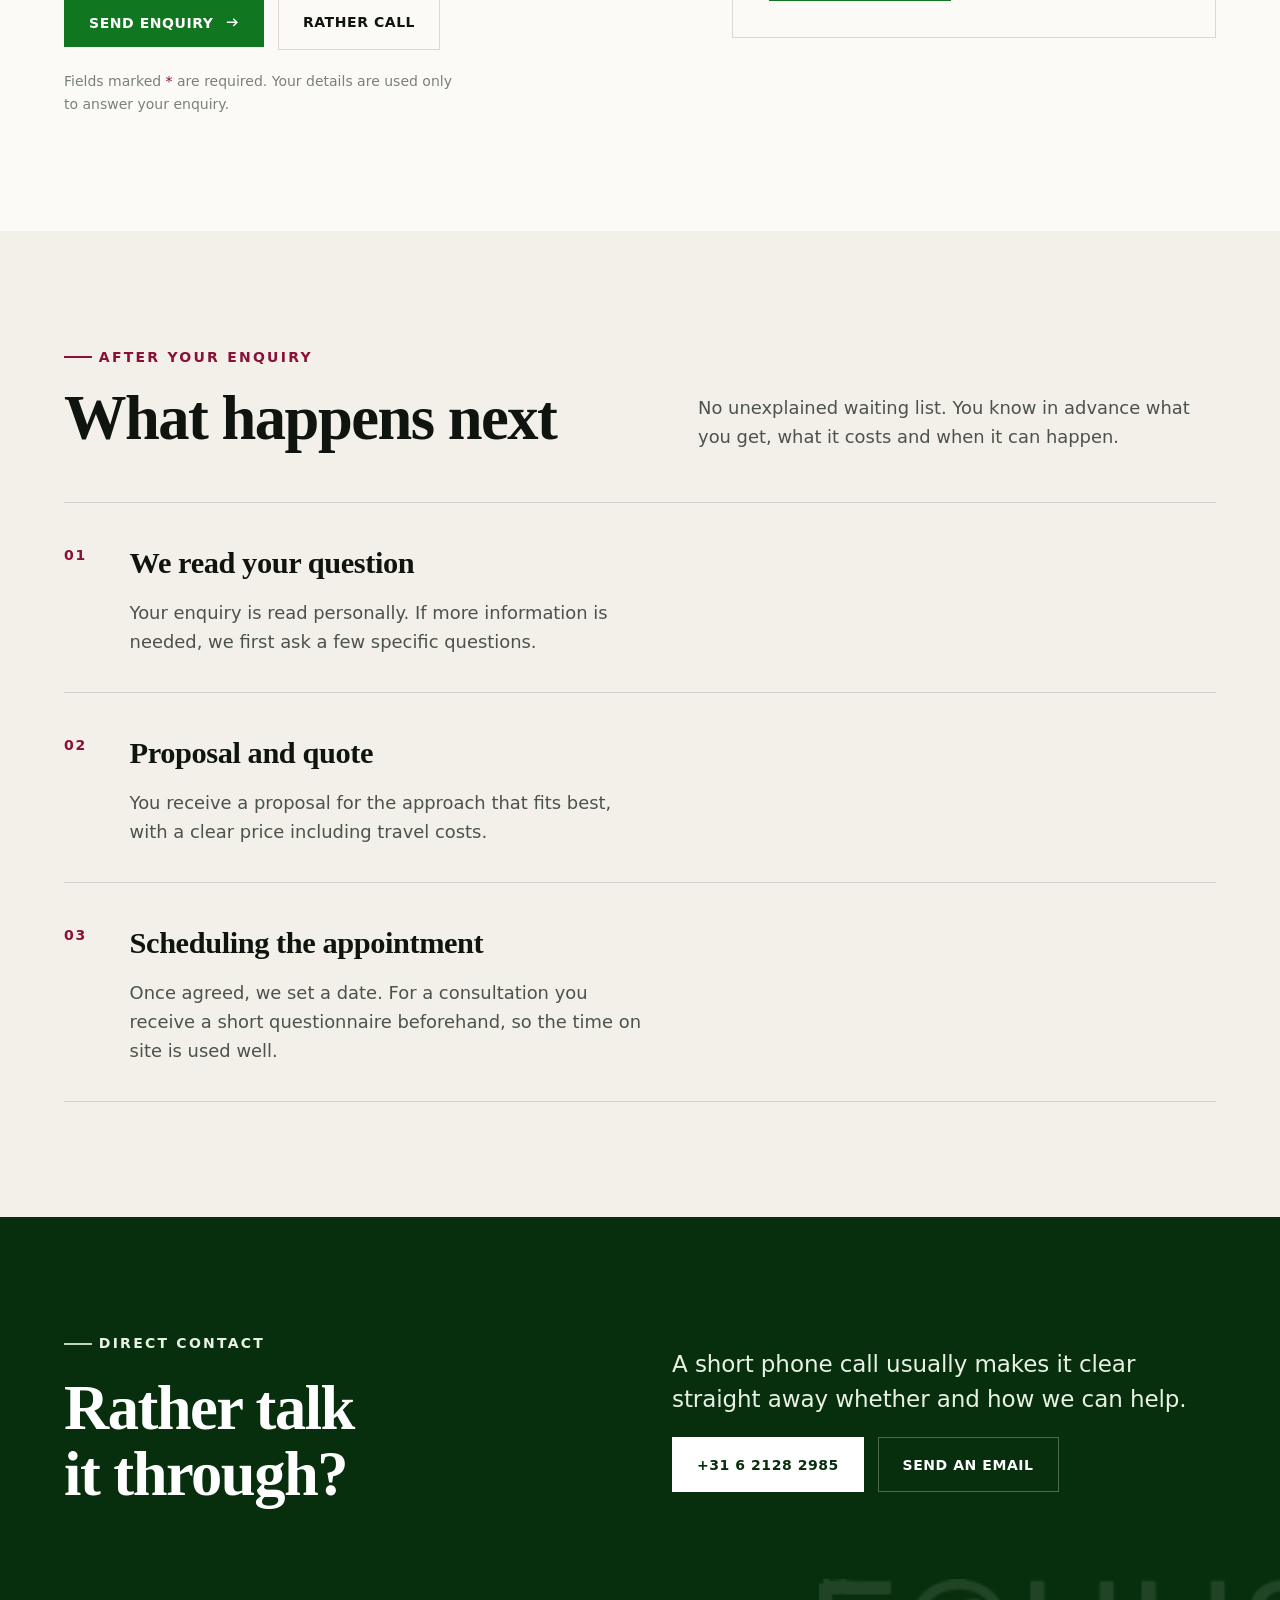
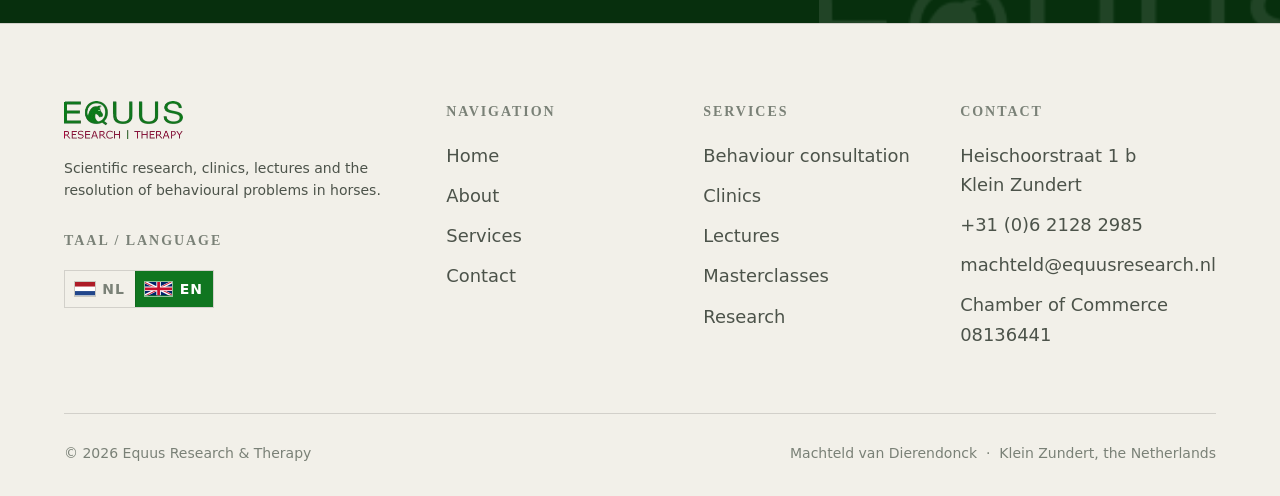
<file: en/contact.html>
<!DOCTYPE html>
<html lang="en">
<head>
<meta charset="utf-8">
<meta name="viewport" content="width=device-width, initial-scale=1">
<title>Contact — Equus Research &amp; Therapy | Klein Zundert</title>
<meta name="description" content="Get in touch with Equus Research &amp; Therapy in Klein Zundert. Call +31 (0)6 2128 2985, email machteld@equusresearch.nl or use the enquiry form for a consultation, clinic or lecture.">
<meta name="keywords" content="contact equine behaviour specialist, book behaviour consultation, Equus Research Therapy Klein Zundert, horse behaviour appointment">
<link rel="canonical" href="https://www.equusresearch.nl/en/contact.html">
<meta name="theme-color" content="#107620">
<meta name="robots" content="index, follow">

<meta property="og:type" content="website">
<meta property="og:locale" content="en_GB">
<meta property="og:locale:alternate" content="nl_NL">
<meta property="og:site_name" content="Equus Research &amp; Therapy">
<meta property="og:title" content="Contact — Equus Research &amp; Therapy | Klein Zundert">
<meta property="og:description" content="Heischoorstraat 1 b, Klein Zundert. Call +31 (0)6 2128 2985 or email machteld@equusresearch.nl.">
<meta property="og:url" content="https://www.equusresearch.nl/en/contact.html">
<meta property="og:image" content="https://www.equusresearch.nl/assets/img/equus-logo.png">
<meta name="twitter:card" content="summary_large_image">

<link rel="alternate" hreflang="nl" href="https://www.equusresearch.nl/contact.html">
<link rel="alternate" hreflang="en" href="https://www.equusresearch.nl/en/contact.html">
<link rel="alternate" hreflang="x-default" href="https://www.equusresearch.nl/contact.html">
<link rel="icon" href="../assets/img/favicon-32.png" sizes="32x32" type="image/png">
<link rel="icon" href="../assets/img/favicon-512.png" sizes="512x512" type="image/png">
<link rel="apple-touch-icon" href="../assets/img/apple-touch-icon.png">
<link rel="stylesheet" href="../assets/css/style.css">

<script type="application/ld+json">
{
  "@context": "https://schema.org",
  "@type": "ContactPage",
  "url": "https://www.equusresearch.nl/en/contact.html",
  "inLanguage": "en",
  "mainEntity": {
    "@type": "ProfessionalService",
    "name": "Equus Research & Therapy",
    "email": "machteld@equusresearch.nl",
    "telephone": "+31621282985",
    "url": "https://www.equusresearch.nl/",
    "logo": "https://www.equusresearch.nl/assets/img/equus-logo.png",
    "address": {
      "@type": "PostalAddress",
      "streetAddress": "Heischoorstraat 1 b",
      "addressLocality": "Klein Zundert",
      "addressRegion": "Noord-Brabant",
      "addressCountry": "NL"
    },
    "identifier": { "@type": "PropertyValue", "name": "KvK", "value": "08136441" }
  }
}
</script>
</head>
<body>

<svg class="flag-sprite" aria-hidden="true" focusable="false" xmlns="http://www.w3.org/2000/svg">
  <symbol id="flag-nl" viewBox="0 0 9 6">
    <rect width="9" height="6" fill="#21468B"/>
    <rect width="9" height="4" fill="#FFFFFF"/>
    <rect width="9" height="2" fill="#AE1C28"/>
  </symbol>
  <symbol id="flag-gb" viewBox="0 0 60 30">
    <clipPath id="flag-gb-clip">
      <path d="M30,15 h30 v15 z v15 h-30 z h-30 v-15 z v-15 h30 z"/>
    </clipPath>
    <rect width="60" height="30" fill="#012169"/>
    <path d="M0,0 L60,30 M60,0 L0,30" stroke="#FFFFFF" stroke-width="6"/>
    <path d="M0,0 L60,30 M60,0 L0,30" clip-path="url(#flag-gb-clip)" stroke="#C8102E" stroke-width="4"/>
    <path d="M30,0 v30 M0,15 h60" stroke="#FFFFFF" stroke-width="10"/>
    <path d="M30,0 v30 M0,15 h60" stroke="#C8102E" stroke-width="6"/>
  </symbol>
</svg>

<a class="skip-link" href="#main">Skip to main content</a>
<div class="progress" aria-hidden="true"></div>

<header class="site-header">
  <div class="site-header__inner">
    <a class="brand" href="index.html" aria-label="Equus Research &amp; Therapy — back to the home page">
      <img src="../assets/img/equus-logo.png" alt="Equus Research &amp; Therapy" width="235" height="76">
    </a>
    <nav class="nav" aria-label="Main navigation">
      <a class="nav__link" data-nav="index.html" href="index.html">Home</a>
      <a class="nav__link" data-nav="about.html" href="about.html">About</a>
      <a class="nav__link" data-nav="services.html" href="services.html">Services</a>
      <a class="nav__link" data-nav="contact.html" href="contact.html">Contact</a>
    </nav>
    <div class="header-actions">
      <a class="btn btn--sm" href="tel:+31621282985"><span class="btn__label">Call now</span></a>
      <button class="burger" type="button" aria-expanded="false" aria-controls="mobile-nav" aria-label="Open menu">
        <span></span><span></span><span></span>
      </button>
    </div>
  </div>
</header>

<div class="scrim" aria-hidden="true"></div>
<nav class="mobile-nav" id="mobile-nav" aria-label="Mobile navigation">
  <a class="mobile-nav__link" data-nav="index.html" href="index.html"><span>01</span> Home</a>
  <a class="mobile-nav__link" data-nav="about.html" href="about.html"><span>02</span> About</a>
  <a class="mobile-nav__link" data-nav="services.html" href="services.html"><span>03</span> Services</a>
  <a class="mobile-nav__link" data-nav="contact.html" href="contact.html"><span>04</span> Contact</a>
  <a class="btn" href="contact.html" style="margin-top: 1.75rem; justify-content: center;">
    <span class="btn__label">Book a consultation</span>
    <svg class="btn__arrow" viewBox="0 0 16 16" fill="none" aria-hidden="true"><path d="M2 8h11M9 4l4 4-4 4" stroke="currentColor" stroke-width="1.6"/></svg>
  </a>
  <div class="lang" role="group" aria-label="Taal / Language">
    <a class="lang__opt" href="../contact.html" hreflang="nl" lang="nl">
      <svg class="lang__flag" width="21" height="14" aria-hidden="true"><use href="#flag-nl"/></svg>
      <span class="lang__label">NL</span>
    </a>
    <a class="lang__opt" href="contact.html" hreflang="en" lang="en" aria-current="true">
      <svg class="lang__flag" width="28" height="14" aria-hidden="true"><use href="#flag-gb"/></svg>
      <span class="lang__label">EN</span>
    </a>
  </div>
</nav>

<main id="main">

  <!-- ===================== PAGE HERO ===================== -->
  <section class="page-hero">
    <div class="page-hero__grid" aria-hidden="true"></div>
    <div class="shell page-hero__inner">
      <nav class="crumbs" aria-label="Breadcrumb">
        <a href="index.html">Home</a>
        <span aria-hidden="true">/</span>
        <span aria-current="page">Contact</span>
      </nav>
      <h1 class="display" data-reveal>Tell us what is going on.</h1>
      <p class="lead measure" data-reveal>
        A short description of the situation is enough for us to work out what is
        needed. Calling is fine too — often that is quickest.
      </p>
    </div>
  </section>

  <!-- ===================== DETAILS ===================== -->
  <section class="section section--tight">
    <div class="shell">
      <div class="grid grid-4">
        <div class="contact-tile" data-reveal>
          <span class="contact-tile__k">Phone</span>
          <span class="contact-tile__v"><a href="tel:+31621282985">+31 (0)6 2128 2985</a></span>
          <span class="muted" style="font-size: var(--step--1);">Mon&nbsp;–&nbsp;Fri, daytime</span>
        </div>
        <div class="contact-tile" data-reveal>
          <span class="contact-tile__k">Email</span>
          <span class="contact-tile__v"><a href="mailto:machteld@equusresearch.nl">machteld@<wbr>equusresearch.nl</a></span>
          <span class="muted" style="font-size: var(--step--1);">Usually answered within a few working days</span>
        </div>
        <div class="contact-tile" data-reveal>
          <span class="contact-tile__k">Address</span>
          <span class="contact-tile__v">Heischoorstraat 1 b<br>Klein Zundert</span>
          <span class="muted" style="font-size: var(--step--1);">Visits by appointment</span>
        </div>
        <div class="contact-tile" data-reveal>
          <span class="contact-tile__k">Administrative</span>
          <span class="contact-tile__v">KvK 08136441</span>
          <span class="muted" style="font-size: var(--step--1);">Registered with the Dutch Chamber of Commerce</span>
        </div>
      </div>
    </div>
  </section>

  <!-- ===================== FORM ===================== -->
  <section class="section section--flush-top">
    <div class="shell">
      <div class="split split--wide-left" style="align-items: start;">

        <div class="stack-lg">
          <div class="stack">
            <p class="eyebrow" data-reveal>Enquiry form</p>
            <h2 class="h1" data-reveal>Ask your question</h2>
            <p class="muted measure" data-reveal>
              The more concretely you describe what your horse does, in which
              situation and since when, the more precise the answer can be.
            </p>
          </div>

          <div id="form-status" class="form-status" role="status" aria-live="polite"></div>

          <form class="form" id="contact-form" novalidate data-reveal>
            <div class="grid grid-2" style="gap: 1.25rem;">
              <div class="field">
                <label for="naam">Name <span class="req" aria-hidden="true">*</span></label>
                <input type="text" id="naam" name="naam" autocomplete="name" required>
                <span class="field__error" aria-live="polite"></span>
              </div>
              <div class="field">
                <label for="email">Email address <span class="req" aria-hidden="true">*</span></label>
                <input type="email" id="email" name="email" autocomplete="email" required>
                <span class="field__error" aria-live="polite"></span>
              </div>
            </div>

            <div class="grid grid-2" style="gap: 1.25rem;">
              <div class="field">
                <label for="telefoon">Phone number</label>
                <input type="tel" id="telefoon" name="telefoon" autocomplete="tel">
                <span class="field__error" aria-live="polite"></span>
              </div>
              <div class="field">
                <label for="onderwerp">Subject <span class="req" aria-hidden="true">*</span></label>
                <select id="onderwerp" name="onderwerp" required>
                  <option value="Behaviour consultation">Behaviour consultation</option>
                  <option value="Clinic">Clinic</option>
                  <option value="Lecture">Lecture</option>
                  <option value="Masterclass">Masterclass</option>
                  <option value="Research &amp; advice">Research &amp; advice</option>
                  <option value="Other">Other</option>
                </select>
                <span class="field__error" aria-live="polite"></span>
              </div>
            </div>

            <div class="field">
              <label for="bericht">Your question <span class="req" aria-hidden="true">*</span></label>
              <textarea id="bericht" name="bericht" required
                placeholder="What does the horse do, in which situation, and since when? Where is the horse kept (town)?"></textarea>
              <span class="field__error" aria-live="polite"></span>
            </div>

            <div class="field">
              <label class="checkbox" for="akkoord">
                <input type="checkbox" id="akkoord" name="akkoord" required>
                <span>I agree that my details may be used to answer this enquiry.</span>
              </label>
              <span class="field__error" aria-live="polite"></span>
            </div>

            <div class="row" style="margin-top: 0.5rem;">
              <button class="btn" type="submit">
                <span class="btn__label">Send enquiry</span>
                <svg class="btn__arrow" viewBox="0 0 16 16" fill="none" aria-hidden="true"><path d="M2 8h11M9 4l4 4-4 4" stroke="currentColor" stroke-width="1.6"/></svg>
              </button>
              <a class="btn btn--ghost" href="tel:+31621282985"><span class="btn__label">Rather call</span></a>
            </div>

            <p class="form__note">
              Fields marked <span style="color: var(--maroon);">*</span> are required.
              Your details are used only to answer your enquiry.
            </p>
          </form>
        </div>

        <aside class="stack-lg" style="position: sticky; top: calc(var(--header-h) + 2rem);">
          <div class="card card--flat" data-reveal>
            <h2 class="h4">Details</h2>
            <dl class="data-list">
              <div>
                <dt>Company</dt>
                <dd>Equus Research &amp; Therapy</dd>
              </div>
              <div>
                <dt>Contact</dt>
                <dd>Machteld van Dierendonck</dd>
              </div>
              <div>
                <dt>Address</dt>
                <dd>Heischoorstraat 1 b<br>Klein Zundert<br>The Netherlands</dd>
              </div>
              <div>
                <dt>Phone</dt>
                <dd><a href="tel:+31621282985">+31 (0)6 2128 2985</a></dd>
              </div>
              <div>
                <dt>Email</dt>
                <dd><a href="mailto:machteld@equusresearch.nl">machteld@equusresearch.nl</a></dd>
              </div>
              <div>
                <dt>Chamber of Commerce</dt>
                <dd>08136441</dd>
              </div>
            </dl>
            <p style="margin-top: 1.25rem;">
              <a class="link" href="https://www.google.com/maps/search/?api=1&amp;query=Heischoorstraat+1+b+Klein+Zundert"
                 target="_blank" rel="noopener noreferrer">
                Plan your route
                <svg viewBox="0 0 16 16" fill="none" aria-hidden="true"><path d="M2 8h11M9 4l4 4-4 4" stroke="currentColor" stroke-width="1.6"/></svg>
              </a>
            </p>
          </div>
        </aside>

      </div>
    </div>
  </section>

  <!-- ===================== WHAT HAPPENS NEXT ===================== -->
  <section class="section band-tint">
    <div class="shell">
      <div class="section-head">
        <div class="section-head__title">
          <p class="eyebrow" data-reveal>After your enquiry</p>
          <h2 class="h1" data-reveal>What happens next</h2>
        </div>
        <div data-reveal>
          <p class="muted measure">
            No unexplained waiting list. You know in advance what you get, what it
            costs and when it can happen.
          </p>
        </div>
      </div>

      <ol class="steps">
        <li class="step" data-reveal>
          <span class="step__n">01</span>
          <h3 class="step__t">We read your question</h3>
          <p class="step__d">
            Your enquiry is read personally. If more information is needed, we
            first ask a few specific questions.
          </p>
        </li>
        <li class="step" data-reveal>
          <span class="step__n">02</span>
          <h3 class="step__t">Proposal and quote</h3>
          <p class="step__d">
            You receive a proposal for the approach that fits best, with a clear
            price including travel costs.
          </p>
        </li>
        <li class="step" data-reveal>
          <span class="step__n">03</span>
          <h3 class="step__t">Scheduling the appointment</h3>
          <p class="step__d">
            Once agreed, we set a date. For a consultation you receive a short
            questionnaire beforehand, so the time on site is used well.
          </p>
        </li>
      </ol>
    </div>
  </section>

  <!-- ===================== CTA ===================== -->
  <section class="section cta">
    <img class="cta__mark" src="../assets/img/equus-logo.png" alt="" aria-hidden="true">
    <div class="shell cta__inner">
      <div class="split">
        <div class="stack">
          <p class="eyebrow eyebrow--invert" data-reveal>Direct contact</p>
          <h2 class="h1" data-reveal>Rather talk it through?</h2>
        </div>
        <div class="stack" data-reveal>
          <p class="lead">
            A short phone call usually makes it clear straight away whether and
            how we can help.
          </p>
          <div class="row">
            <a class="btn btn--invert" href="tel:+31621282985">
              <span class="btn__label">+31 6 2128 2985</span>
            </a>
            <a class="btn btn--outline-invert" href="mailto:machteld@equusresearch.nl">
              <span class="btn__label">Send an email</span>
            </a>
          </div>
        </div>
      </div>
    </div>
  </section>

</main>

<footer class="site-footer">
  <div class="shell">
    <div class="footer-grid">
      <div class="footer-brand">
        <img src="../assets/img/equus-logo.png" alt="Equus Research &amp; Therapy" width="235" height="76">
        <p class="muted measure-sm" style="font-size: var(--step--1);">
          Scientific research, clinics, lectures and the resolution of
          behavioural problems in horses.
        </p>
        <h2 class="footer-title" style="margin-top: 1.75rem;">Taal / Language</h2>
  <div class="lang lang--footer" role="group" aria-label="Taal / Language">
    <a class="lang__opt" href="../contact.html" hreflang="nl" lang="nl">
      <svg class="lang__flag" width="21" height="14" aria-hidden="true"><use href="#flag-nl"/></svg>
      <span class="lang__label">NL</span>
    </a>
    <a class="lang__opt" href="contact.html" hreflang="en" lang="en" aria-current="true">
      <svg class="lang__flag" width="28" height="14" aria-hidden="true"><use href="#flag-gb"/></svg>
      <span class="lang__label">EN</span>
    </a>
  </div>
      </div>
      <div>
        <h2 class="footer-title">Navigation</h2>
        <ul class="footer-list">
          <li><a href="index.html">Home</a></li>
          <li><a href="about.html">About</a></li>
          <li><a href="services.html">Services</a></li>
          <li><a href="contact.html">Contact</a></li>
        </ul>
      </div>
      <div>
        <h2 class="footer-title">Services</h2>
        <ul class="footer-list">
          <li><a href="services.html#consultation">Behaviour consultation</a></li>
          <li><a href="services.html#clinics">Clinics</a></li>
          <li><a href="services.html#lectures">Lectures</a></li>
          <li><a href="services.html#masterclasses">Masterclasses</a></li>
          <li><a href="services.html#research">Research</a></li>
        </ul>
      </div>
      <div>
        <h2 class="footer-title">Contact</h2>
        <ul class="footer-list">
          <li><span>Heischoorstraat 1 b<br>Klein Zundert</span></li>
          <li><a href="tel:+31621282985">+31 (0)6 2128 2985</a></li>
          <li><a href="mailto:machteld@equusresearch.nl">machteld@equusresearch.nl</a></li>
          <li><span>Chamber of Commerce 08136441</span></li>
        </ul>
      </div>
    </div>
    <div class="footer-bottom">
      <span>&copy; <span id="year">2026</span> Equus Research &amp; Therapy</span>
      <span>Machteld van Dierendonck &nbsp;·&nbsp; Klein Zundert, the Netherlands</span>
    </div>
  </div>
</footer>

<button class="to-top" type="button" aria-label="Back to top">
  <svg viewBox="0 0 16 16" fill="none" aria-hidden="true"><path d="M8 13V3M4 7l4-4 4 4" stroke="currentColor" stroke-width="1.6"/></svg>
</button>

<script src="../assets/js/main.js"></script>
<script>document.getElementById('year').textContent = new Date().getFullYear();</script>
</body>
</html>
</file>
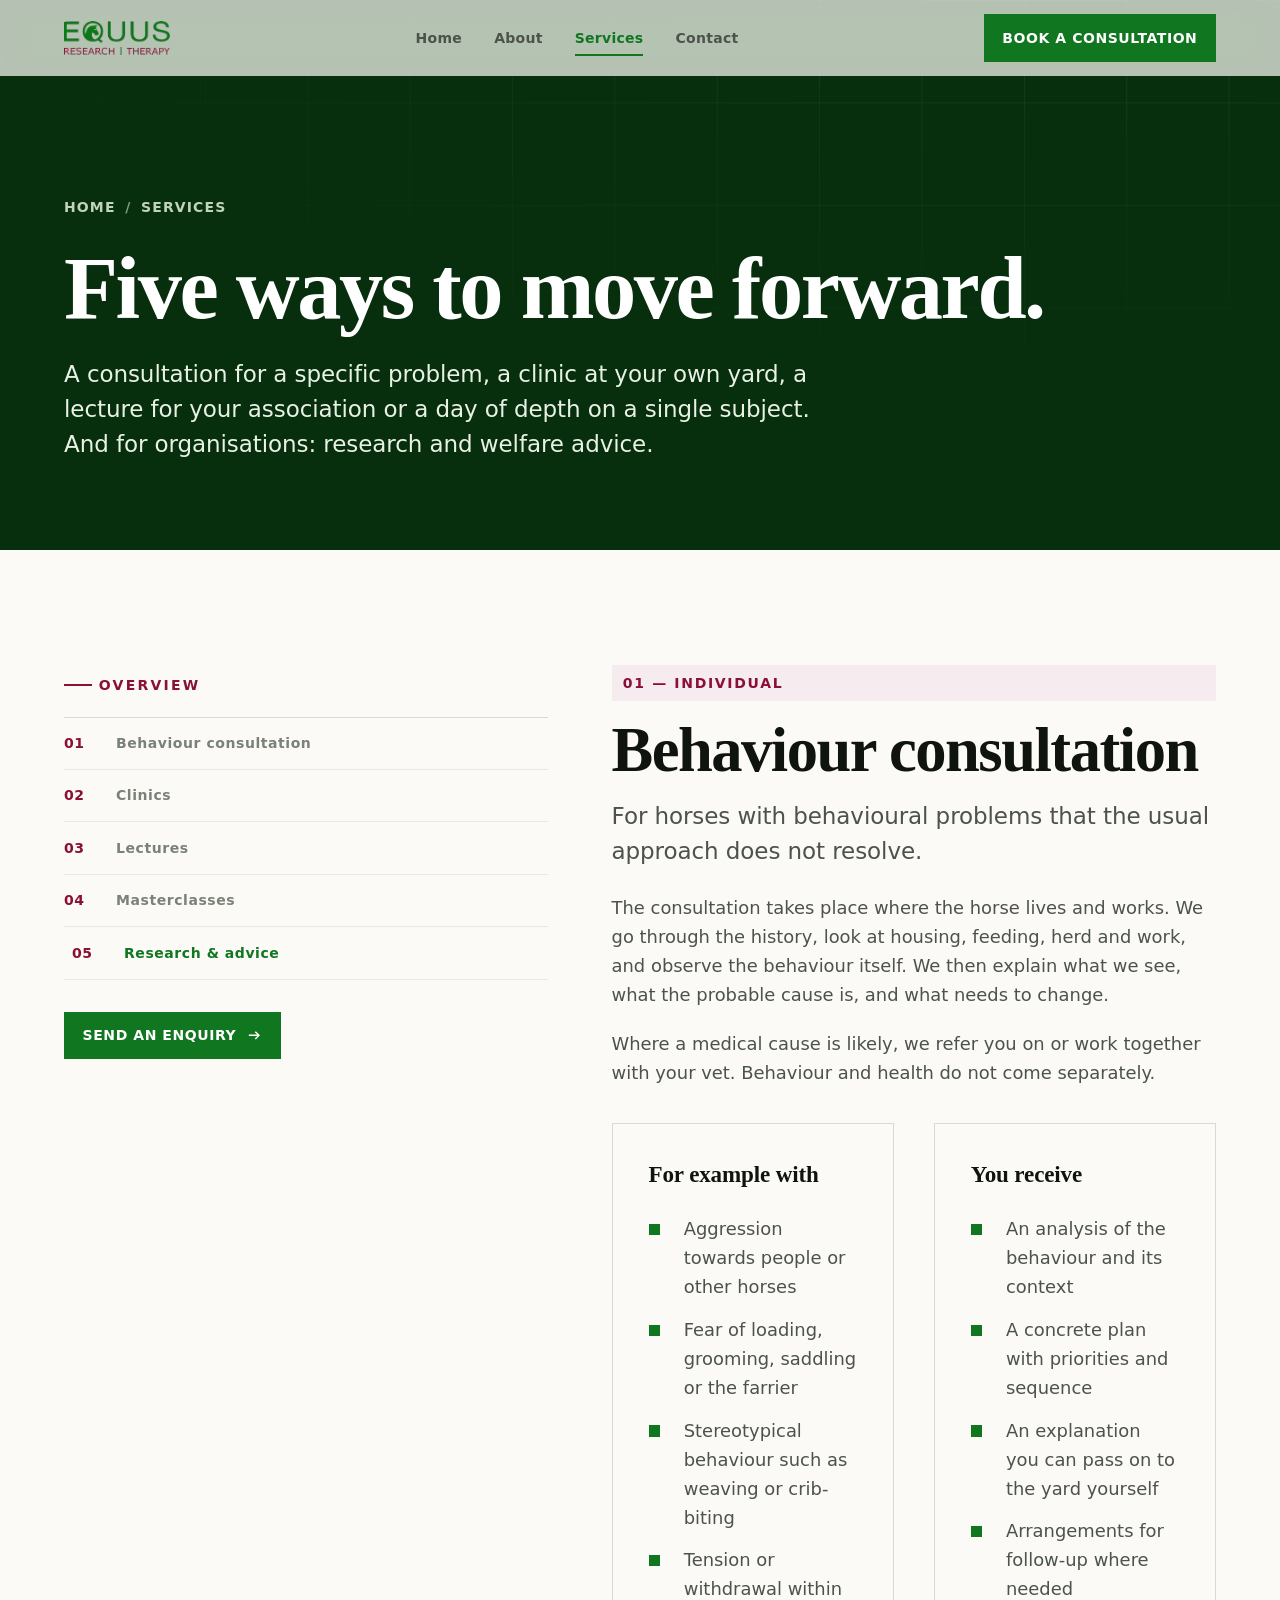
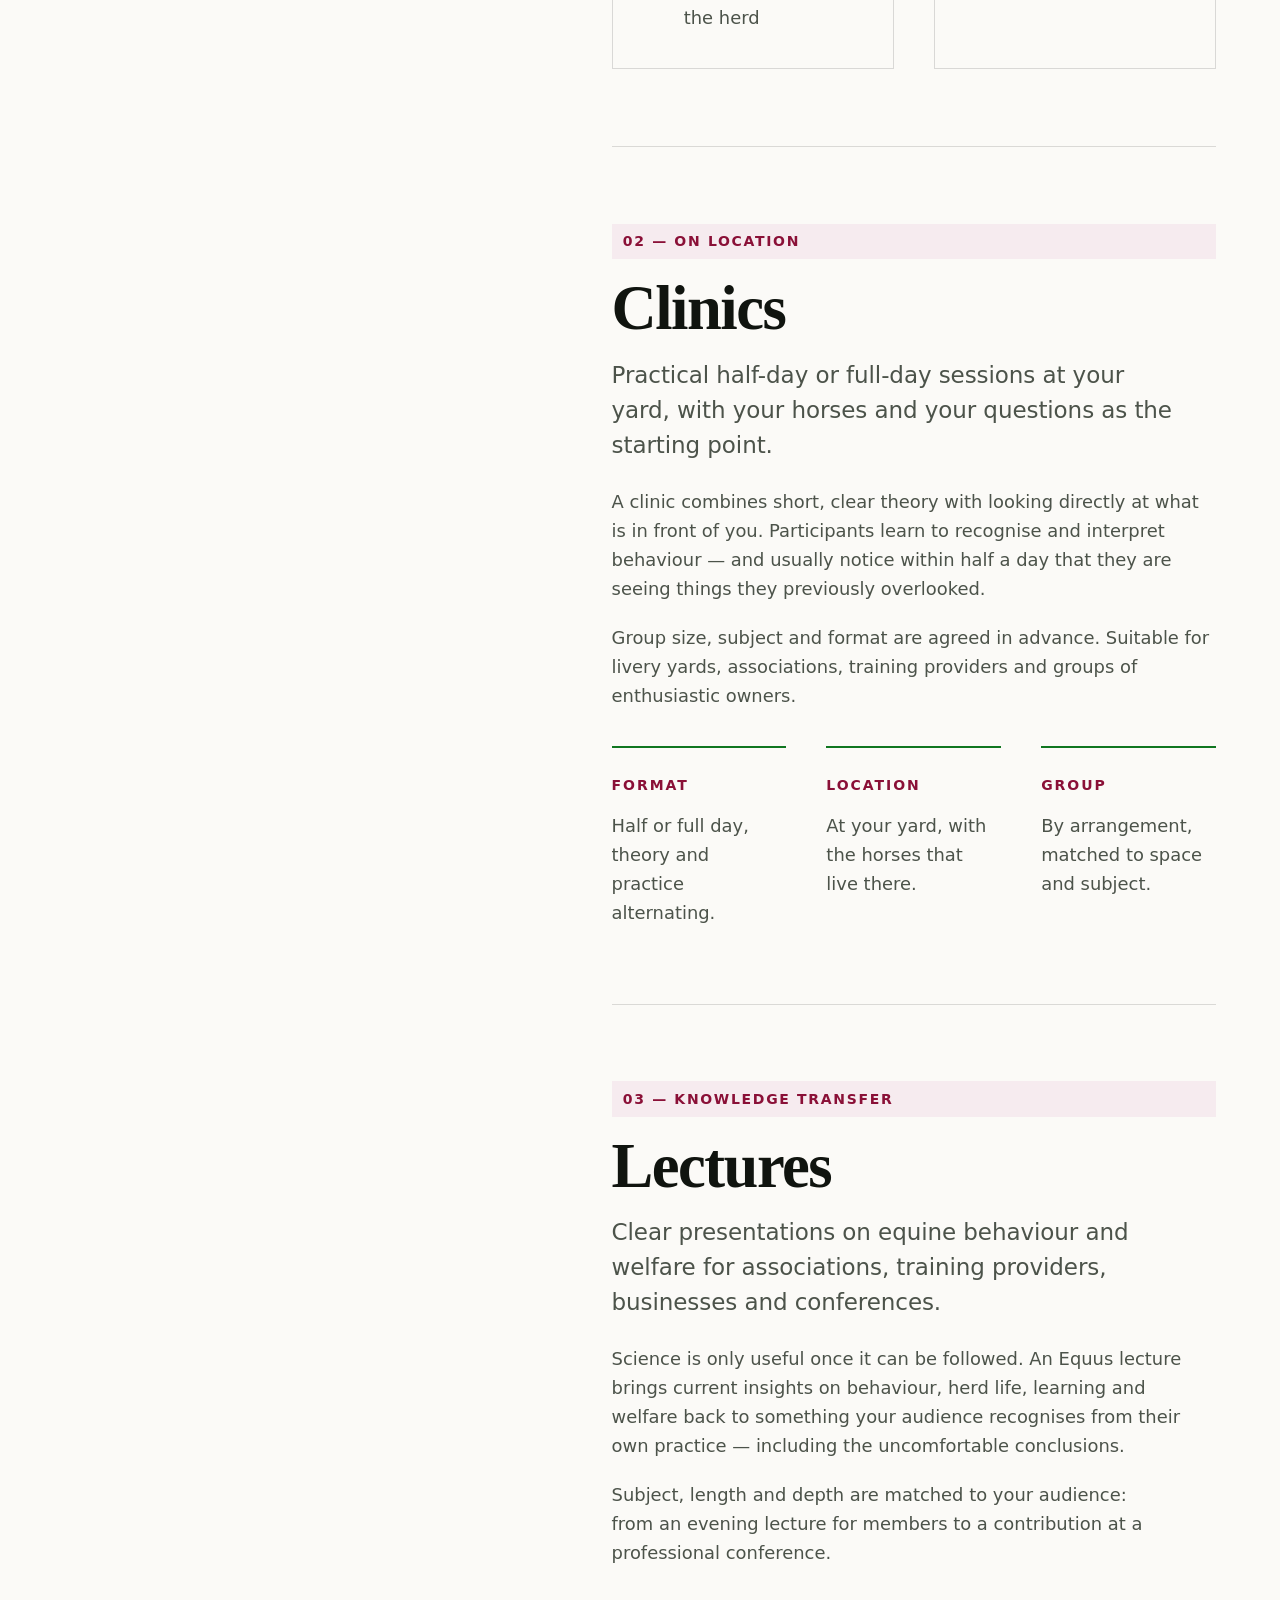
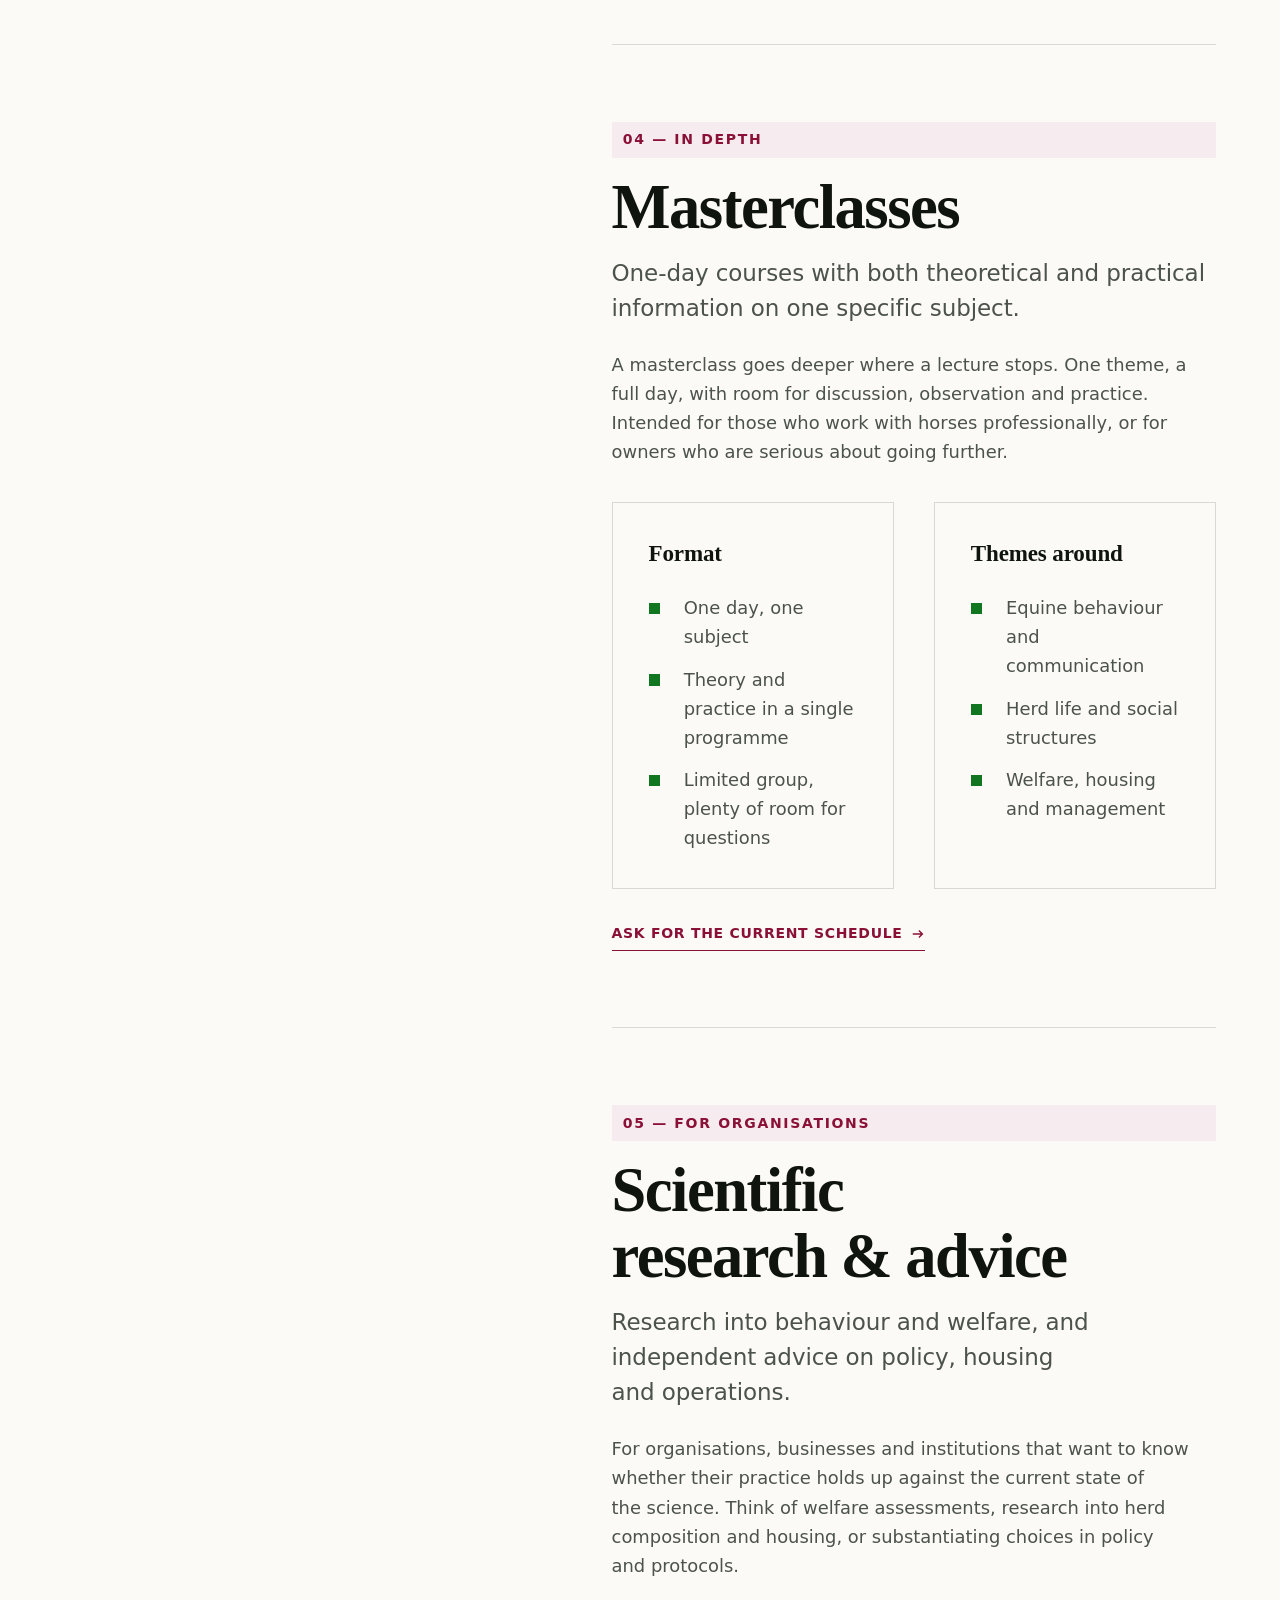
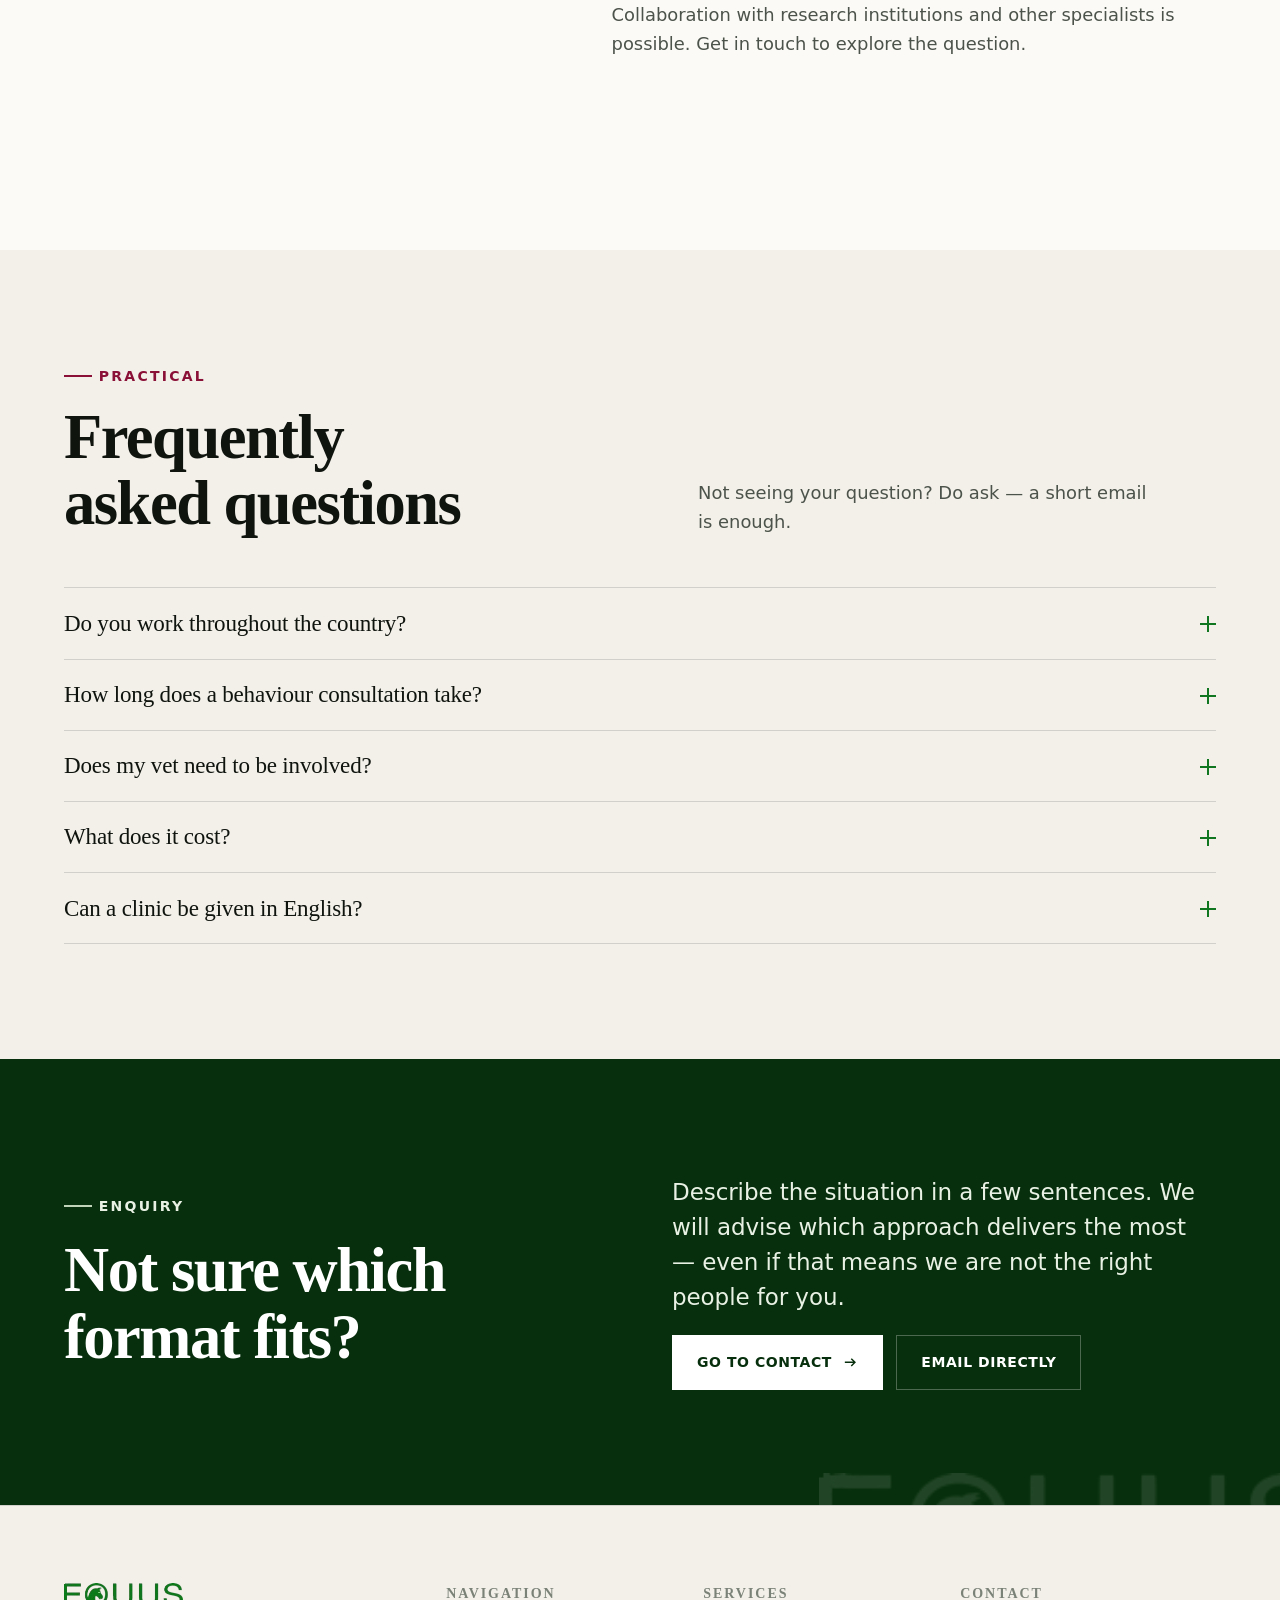
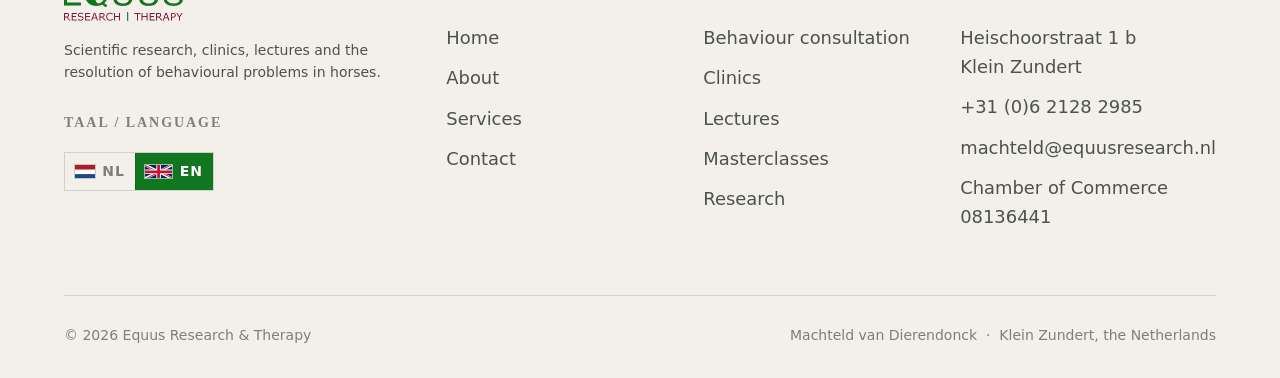
<file: en/services.html>
<!DOCTYPE html>
<html lang="en">
<head>
<meta charset="utf-8">
<meta name="viewport" content="width=device-width, initial-scale=1">
<title>Services — Consultations, Clinics &amp; Lectures | EQUUS</title>
<meta name="description" content="Behaviour consultations for problem horses, clinics at your own yard, lectures and one-day masterclasses on equine behaviour and welfare. Science-based advice for businesses and private owners.">
<meta name="keywords" content="horse behaviour consultation, equine clinic, horse welfare lecture, masterclass horses, equine behaviour therapy, horse advice, herd management">
<link rel="canonical" href="https://www.equusresearch.nl/en/services.html">
<meta name="theme-color" content="#107620">
<meta name="robots" content="index, follow">

<meta property="og:type" content="website">
<meta property="og:locale" content="en_GB">
<meta property="og:locale:alternate" content="nl_NL">
<meta property="og:site_name" content="Equus Research &amp; Therapy">
<meta property="og:title" content="Services — Consultations, Clinics &amp; Lectures | EQUUS">
<meta property="og:description" content="From a consultation for a specific behavioural problem to clinics, lectures and masterclasses on equine behaviour.">
<meta property="og:url" content="https://www.equusresearch.nl/en/services.html">
<meta property="og:image" content="https://www.equusresearch.nl/assets/img/equus-logo.png">
<meta name="twitter:card" content="summary_large_image">

<link rel="alternate" hreflang="nl" href="https://www.equusresearch.nl/diensten.html">
<link rel="alternate" hreflang="en" href="https://www.equusresearch.nl/en/services.html">
<link rel="alternate" hreflang="x-default" href="https://www.equusresearch.nl/diensten.html">
<link rel="icon" href="../assets/img/favicon-32.png" sizes="32x32" type="image/png">
<link rel="icon" href="../assets/img/favicon-512.png" sizes="512x512" type="image/png">
<link rel="apple-touch-icon" href="../assets/img/apple-touch-icon.png">
<link rel="stylesheet" href="../assets/css/style.css">

<script type="application/ld+json">
{
  "@context": "https://schema.org",
  "@type": "ItemList",
  "name": "Services of Equus Research & Therapy",
  "itemListElement": [
    { "@type": "ListItem", "position": 1, "item": { "@type": "Service", "name": "Behaviour consultation", "serviceType": "Equine behaviour therapy", "provider": { "@type": "Organization", "name": "Equus Research & Therapy" }, "areaServed": "NL" } },
    { "@type": "ListItem", "position": 2, "item": { "@type": "Service", "name": "Clinics", "serviceType": "Practical equine behaviour clinic", "provider": { "@type": "Organization", "name": "Equus Research & Therapy" } } },
    { "@type": "ListItem", "position": 3, "item": { "@type": "Service", "name": "Lectures", "serviceType": "Lecture on equine behaviour and welfare", "provider": { "@type": "Organization", "name": "Equus Research & Therapy" } } },
    { "@type": "ListItem", "position": 4, "item": { "@type": "Service", "name": "Masterclasses", "serviceType": "One-day masterclass", "provider": { "@type": "Organization", "name": "Equus Research & Therapy" } } },
    { "@type": "ListItem", "position": 5, "item": { "@type": "Service", "name": "Scientific research", "serviceType": "Research and advice", "provider": { "@type": "Organization", "name": "Equus Research & Therapy" } } }
  ]
}
</script>
</head>
<body>

<svg class="flag-sprite" aria-hidden="true" focusable="false" xmlns="http://www.w3.org/2000/svg">
  <symbol id="flag-nl" viewBox="0 0 9 6">
    <rect width="9" height="6" fill="#21468B"/>
    <rect width="9" height="4" fill="#FFFFFF"/>
    <rect width="9" height="2" fill="#AE1C28"/>
  </symbol>
  <symbol id="flag-gb" viewBox="0 0 60 30">
    <clipPath id="flag-gb-clip">
      <path d="M30,15 h30 v15 z v15 h-30 z h-30 v-15 z v-15 h30 z"/>
    </clipPath>
    <rect width="60" height="30" fill="#012169"/>
    <path d="M0,0 L60,30 M60,0 L0,30" stroke="#FFFFFF" stroke-width="6"/>
    <path d="M0,0 L60,30 M60,0 L0,30" clip-path="url(#flag-gb-clip)" stroke="#C8102E" stroke-width="4"/>
    <path d="M30,0 v30 M0,15 h60" stroke="#FFFFFF" stroke-width="10"/>
    <path d="M30,0 v30 M0,15 h60" stroke="#C8102E" stroke-width="6"/>
  </symbol>
</svg>

<a class="skip-link" href="#main">Skip to main content</a>
<div class="progress" aria-hidden="true"></div>

<header class="site-header">
  <div class="site-header__inner">
    <a class="brand" href="index.html" aria-label="Equus Research &amp; Therapy — back to the home page">
      <img src="../assets/img/equus-logo.png" alt="Equus Research &amp; Therapy" width="235" height="76">
    </a>
    <nav class="nav" aria-label="Main navigation">
      <a class="nav__link" data-nav="index.html" href="index.html">Home</a>
      <a class="nav__link" data-nav="about.html" href="about.html">About</a>
      <a class="nav__link" data-nav="services.html" href="services.html">Services</a>
      <a class="nav__link" data-nav="contact.html" href="contact.html">Contact</a>
    </nav>
    <div class="header-actions">
      <a class="btn btn--sm" href="contact.html"><span class="btn__label">Book a consultation</span></a>
      <button class="burger" type="button" aria-expanded="false" aria-controls="mobile-nav" aria-label="Open menu">
        <span></span><span></span><span></span>
      </button>
    </div>
  </div>
</header>

<div class="scrim" aria-hidden="true"></div>
<nav class="mobile-nav" id="mobile-nav" aria-label="Mobile navigation">
  <a class="mobile-nav__link" data-nav="index.html" href="index.html"><span>01</span> Home</a>
  <a class="mobile-nav__link" data-nav="about.html" href="about.html"><span>02</span> About</a>
  <a class="mobile-nav__link" data-nav="services.html" href="services.html"><span>03</span> Services</a>
  <a class="mobile-nav__link" data-nav="contact.html" href="contact.html"><span>04</span> Contact</a>
  <a class="btn" href="contact.html" style="margin-top: 1.75rem; justify-content: center;">
    <span class="btn__label">Book a consultation</span>
    <svg class="btn__arrow" viewBox="0 0 16 16" fill="none" aria-hidden="true"><path d="M2 8h11M9 4l4 4-4 4" stroke="currentColor" stroke-width="1.6"/></svg>
  </a>
  <div class="lang" role="group" aria-label="Taal / Language">
    <a class="lang__opt" href="../diensten.html" hreflang="nl" lang="nl">
      <svg class="lang__flag" width="21" height="14" aria-hidden="true"><use href="#flag-nl"/></svg>
      <span class="lang__label">NL</span>
    </a>
    <a class="lang__opt" href="services.html" hreflang="en" lang="en" aria-current="true">
      <svg class="lang__flag" width="28" height="14" aria-hidden="true"><use href="#flag-gb"/></svg>
      <span class="lang__label">EN</span>
    </a>
  </div>
</nav>

<main id="main">

  <!-- ===================== PAGE HERO ===================== -->
  <section class="page-hero">
    <div class="page-hero__grid" aria-hidden="true"></div>
    <div class="shell page-hero__inner">
      <nav class="crumbs" aria-label="Breadcrumb">
        <a href="index.html">Home</a>
        <span aria-hidden="true">/</span>
        <span aria-current="page">Services</span>
      </nav>
      <h1 class="display" data-reveal>Five ways to move forward.</h1>
      <p class="lead measure" data-reveal>
        A consultation for a specific problem, a clinic at your own yard, a
        lecture for your association or a day of depth on a single subject. And
        for organisations: research and welfare advice.
      </p>
    </div>
  </section>

  <!-- ===================== SERVICES ===================== -->
  <section class="section">
    <div class="shell">
      <div class="split split--wide-right" style="align-items: start;">

        <aside class="spy" aria-label="Overview of services">
          <p class="eyebrow" style="margin-bottom: 1.25rem;">Overview</p>
          <nav class="spy__list">
            <a class="spy__link" href="#consultation"><span>01</span><span>Behaviour consultation</span></a>
            <a class="spy__link" href="#clinics"><span>02</span><span>Clinics</span></a>
            <a class="spy__link" href="#lectures"><span>03</span><span>Lectures</span></a>
            <a class="spy__link" href="#masterclasses"><span>04</span><span>Masterclasses</span></a>
            <a class="spy__link" href="#research"><span>05</span><span>Research &amp; advice</span></a>
          </nav>
          <div style="margin-top: 2rem;">
            <a class="btn btn--sm" href="contact.html">
              <span class="btn__label">Send an enquiry</span>
              <svg class="btn__arrow" viewBox="0 0 16 16" fill="none" aria-hidden="true"><path d="M2 8h11M9 4l4 4-4 4" stroke="currentColor" stroke-width="1.6"/></svg>
            </a>
          </div>
        </aside>

        <div>

          <!-- 01 -->
          <article class="service" id="consultation">
            <div class="service__head">
              <span class="service__tag" data-reveal>01 — Individual</span>
              <h2 class="h1" data-reveal>Behaviour consultation</h2>
              <p class="lead" data-reveal>
                For horses with behavioural problems that the usual approach does
                not resolve.
              </p>
            </div>

            <div class="stack" data-reveal>
              <p class="muted measure">
                The consultation takes place where the horse lives and works. We
                go through the history, look at housing, feeding, herd and work,
                and observe the behaviour itself. We then explain what we see,
                what the probable cause is, and what needs to change.
              </p>
              <p class="muted measure">
                Where a medical cause is likely, we refer you on or work together
                with your vet. Behaviour and health do not come separately.
              </p>
            </div>

            <div class="grid grid-2" style="margin-top: 2.25rem;">
              <div class="card card--flat" data-reveal>
                <h3 class="h4">For example with</h3>
                <ul class="ticks" style="margin-top: 0.5rem;">
                  <li>Aggression towards people or other horses</li>
                  <li>Fear of loading, grooming, saddling or the farrier</li>
                  <li>Stereotypical behaviour such as weaving or crib-biting</li>
                  <li>Tension or withdrawal within the herd</li>
                </ul>
              </div>
              <div class="card card--flat" data-reveal>
                <h3 class="h4">You receive</h3>
                <ul class="ticks" style="margin-top: 0.5rem;">
                  <li>An analysis of the behaviour and its context</li>
                  <li>A concrete plan with priorities and sequence</li>
                  <li>An explanation you can pass on to the yard yourself</li>
                  <li>Arrangements for follow-up where needed</li>
                </ul>
              </div>
            </div>
          </article>

          <!-- 02 -->
          <article class="service" id="clinics">
            <div class="service__head">
              <span class="service__tag" data-reveal>02 — On location</span>
              <h2 class="h1" data-reveal>Clinics</h2>
              <p class="lead" data-reveal>
                Practical half-day or full-day sessions at your yard, with your
                horses and your questions as the starting point.
              </p>
            </div>

            <div class="stack" data-reveal>
              <p class="muted measure">
                A clinic combines short, clear theory with looking directly at
                what is in front of you. Participants learn to recognise and
                interpret behaviour — and usually notice within half a day that
                they are seeing things they previously overlooked.
              </p>
              <p class="muted measure">
                Group size, subject and format are agreed in advance. Suitable
                for livery yards, associations, training providers and groups of
                enthusiastic owners.
              </p>
            </div>

            <div class="grid grid-3" style="margin-top: 2.25rem;">
              <div class="pillar" data-reveal>
                <span class="pillar__k">Format</span>
                <p class="muted">Half or full day, theory and practice alternating.</p>
              </div>
              <div class="pillar" data-reveal>
                <span class="pillar__k">Location</span>
                <p class="muted">At your yard, with the horses that live there.</p>
              </div>
              <div class="pillar" data-reveal>
                <span class="pillar__k">Group</span>
                <p class="muted">By arrangement, matched to space and subject.</p>
              </div>
            </div>
          </article>

          <!-- 03 -->
          <article class="service" id="lectures">
            <div class="service__head">
              <span class="service__tag" data-reveal>03 — Knowledge transfer</span>
              <h2 class="h1" data-reveal>Lectures</h2>
              <p class="lead" data-reveal>
                Clear presentations on equine behaviour and welfare for
                associations, training providers, businesses and conferences.
              </p>
            </div>

            <div class="stack" data-reveal>
              <p class="muted measure">
                Science is only useful once it can be followed. An Equus lecture
                brings current insights on behaviour, herd life, learning and
                welfare back to something your audience recognises from their own
                practice — including the uncomfortable conclusions.
              </p>
              <p class="muted measure">
                Subject, length and depth are matched to your audience: from an
                evening lecture for members to a contribution at a professional
                conference.
              </p>
            </div>
          </article>

          <!-- 04 -->
          <article class="service" id="masterclasses">
            <div class="service__head">
              <span class="service__tag" data-reveal>04 — In depth</span>
              <h2 class="h1" data-reveal>Masterclasses</h2>
              <p class="lead" data-reveal>
                One-day courses with both theoretical and practical information
                on one specific subject.
              </p>
            </div>

            <div class="stack" data-reveal>
              <p class="muted measure">
                A masterclass goes deeper where a lecture stops. One theme, a full
                day, with room for discussion, observation and practice. Intended
                for those who work with horses professionally, or for owners who
                are serious about going further.
              </p>
            </div>

            <div class="grid grid-2" style="margin-top: 2.25rem;">
              <div class="card card--flat" data-reveal>
                <h3 class="h4">Format</h3>
                <ul class="ticks" style="margin-top: 0.5rem;">
                  <li>One day, one subject</li>
                  <li>Theory and practice in a single programme</li>
                  <li>Limited group, plenty of room for questions</li>
                </ul>
              </div>
              <div class="card card--flat" data-reveal>
                <h3 class="h4">Themes around</h3>
                <ul class="ticks" style="margin-top: 0.5rem;">
                  <li>Equine behaviour and communication</li>
                  <li>Herd life and social structures</li>
                  <li>Welfare, housing and management</li>
                </ul>
              </div>
            </div>

            <p style="margin-top: 1.75rem;" data-reveal>
              <a class="link link--maroon" href="contact.html">
                Ask for the current schedule
                <svg viewBox="0 0 16 16" fill="none" aria-hidden="true"><path d="M2 8h11M9 4l4 4-4 4" stroke="currentColor" stroke-width="1.6"/></svg>
              </a>
            </p>
          </article>

          <!-- 05 -->
          <article class="service" id="research">
            <div class="service__head">
              <span class="service__tag" data-reveal>05 — For organisations</span>
              <h2 class="h1" data-reveal>Scientific research &amp; advice</h2>
              <p class="lead" data-reveal>
                Research into behaviour and welfare, and independent advice on
                policy, housing and operations.
              </p>
            </div>

            <div class="stack" data-reveal>
              <p class="muted measure">
                For organisations, businesses and institutions that want to know
                whether their practice holds up against the current state of the
                science. Think of welfare assessments, research into herd
                composition and housing, or substantiating choices in policy and
                protocols.
              </p>
              <p class="muted measure">
                Collaboration with research institutions and other specialists is
                possible. Get in touch to explore the question.
              </p>
            </div>
          </article>

        </div>
      </div>
    </div>
  </section>

  <!-- ===================== FAQ ===================== -->
  <section class="section band-tint">
    <div class="shell">
      <div class="section-head">
        <div class="section-head__title">
          <p class="eyebrow" data-reveal>Practical</p>
          <h2 class="h1" data-reveal>Frequently asked questions</h2>
        </div>
        <div data-reveal>
          <p class="muted measure">
            Not seeing your question? Do ask — a short email is enough.
          </p>
        </div>
      </div>

      <div class="accordion" data-single data-reveal>
        <div class="accordion__item">
          <h3>
            <button class="accordion__btn" type="button" aria-expanded="false" aria-controls="faq-1" id="faq-btn-1">
              Do you work throughout the country?
              <span class="accordion__icon" aria-hidden="true"></span>
            </button>
          </h3>
          <div class="accordion__panel" id="faq-1" role="region" aria-labelledby="faq-btn-1">
            <div>
              Yes. Consultations and clinics take place on location throughout the
              Netherlands; Belgium and beyond by arrangement. Travel time and
              costs are agreed in advance, so there are never any surprises.
            </div>
          </div>
        </div>

        <div class="accordion__item">
          <h3>
            <button class="accordion__btn" type="button" aria-expanded="false" aria-controls="faq-2" id="faq-btn-2">
              How long does a behaviour consultation take?
              <span class="accordion__icon" aria-hidden="true"></span>
            </button>
          </h3>
          <div class="accordion__panel" id="faq-2" role="region" aria-labelledby="faq-btn-2">
            <div>
              That depends on the question. Allow for half a day on site: time for
              the intake, unhurried observation and a thorough discussion. Complex
              situations sometimes call for a follow-up visit.
            </div>
          </div>
        </div>

        <div class="accordion__item">
          <h3>
            <button class="accordion__btn" type="button" aria-expanded="false" aria-controls="faq-3" id="faq-btn-3">
              Does my vet need to be involved?
              <span class="accordion__icon" aria-hidden="true"></span>
            </button>
          </h3>
          <div class="accordion__panel" id="faq-3" role="region" aria-labelledby="faq-btn-3">
            <div>
              Often, yes. Pain and underlying medical problems regularly show
              themselves as behaviour. If there is reason to suspect this, we
              advise veterinary examination before continuing with a behavioural
              programme.
            </div>
          </div>
        </div>

        <div class="accordion__item">
          <h3>
            <button class="accordion__btn" type="button" aria-expanded="false" aria-controls="faq-4" id="faq-btn-4">
              What does it cost?
              <span class="accordion__icon" aria-hidden="true"></span>
            </button>
          </h3>
          <div class="accordion__panel" id="faq-4" role="region" aria-labelledby="faq-btn-4">
            <div>
              Because the scope differs per question, you receive a tailored quote
              in advance. Briefly describe the situation and the location in your
              enquiry and you will get a clear price.
            </div>
          </div>
        </div>

        <div class="accordion__item">
          <h3>
            <button class="accordion__btn" type="button" aria-expanded="false" aria-controls="faq-5" id="faq-btn-5">
              Can a clinic be given in English?
              <span class="accordion__icon" aria-hidden="true"></span>
            </button>
          </h3>
          <div class="accordion__panel" id="faq-5" role="region" aria-labelledby="faq-btn-5">
            <div>
              Yes. Lectures, clinics and masterclasses can be given in Dutch or in
              English. State your preference with your enquiry.
            </div>
          </div>
        </div>
      </div>
    </div>
  </section>

  <!-- ===================== CTA ===================== -->
  <section class="section cta">
    <img class="cta__mark" src="../assets/img/equus-logo.png" alt="" aria-hidden="true">
    <div class="shell cta__inner">
      <div class="split">
        <div class="stack">
          <p class="eyebrow eyebrow--invert" data-reveal>Enquiry</p>
          <h2 class="h1" data-reveal>Not sure which format fits?</h2>
        </div>
        <div class="stack" data-reveal>
          <p class="lead">
            Describe the situation in a few sentences. We will advise which
            approach delivers the most — even if that means we are not the right
            people for you.
          </p>
          <div class="row">
            <a class="btn btn--invert" href="contact.html">
              <span class="btn__label">Go to contact</span>
              <svg class="btn__arrow" viewBox="0 0 16 16" fill="none" aria-hidden="true"><path d="M2 8h11M9 4l4 4-4 4" stroke="currentColor" stroke-width="1.6"/></svg>
            </a>
            <a class="btn btn--outline-invert" href="mailto:machteld@equusresearch.nl">
              <span class="btn__label">Email directly</span>
            </a>
          </div>
        </div>
      </div>
    </div>
  </section>

</main>

<footer class="site-footer">
  <div class="shell">
    <div class="footer-grid">
      <div class="footer-brand">
        <img src="../assets/img/equus-logo.png" alt="Equus Research &amp; Therapy" width="235" height="76">
        <p class="muted measure-sm" style="font-size: var(--step--1);">
          Scientific research, clinics, lectures and the resolution of
          behavioural problems in horses.
        </p>
        <h2 class="footer-title" style="margin-top: 1.75rem;">Taal / Language</h2>
  <div class="lang lang--footer" role="group" aria-label="Taal / Language">
    <a class="lang__opt" href="../diensten.html" hreflang="nl" lang="nl">
      <svg class="lang__flag" width="21" height="14" aria-hidden="true"><use href="#flag-nl"/></svg>
      <span class="lang__label">NL</span>
    </a>
    <a class="lang__opt" href="services.html" hreflang="en" lang="en" aria-current="true">
      <svg class="lang__flag" width="28" height="14" aria-hidden="true"><use href="#flag-gb"/></svg>
      <span class="lang__label">EN</span>
    </a>
  </div>
      </div>
      <div>
        <h2 class="footer-title">Navigation</h2>
        <ul class="footer-list">
          <li><a href="index.html">Home</a></li>
          <li><a href="about.html">About</a></li>
          <li><a href="services.html">Services</a></li>
          <li><a href="contact.html">Contact</a></li>
        </ul>
      </div>
      <div>
        <h2 class="footer-title">Services</h2>
        <ul class="footer-list">
          <li><a href="services.html#consultation">Behaviour consultation</a></li>
          <li><a href="services.html#clinics">Clinics</a></li>
          <li><a href="services.html#lectures">Lectures</a></li>
          <li><a href="services.html#masterclasses">Masterclasses</a></li>
          <li><a href="services.html#research">Research</a></li>
        </ul>
      </div>
      <div>
        <h2 class="footer-title">Contact</h2>
        <ul class="footer-list">
          <li><span>Heischoorstraat 1 b<br>Klein Zundert</span></li>
          <li><a href="tel:+31621282985">+31 (0)6 2128 2985</a></li>
          <li><a href="mailto:machteld@equusresearch.nl">machteld@equusresearch.nl</a></li>
          <li><span>Chamber of Commerce 08136441</span></li>
        </ul>
      </div>
    </div>
    <div class="footer-bottom">
      <span>&copy; <span id="year">2026</span> Equus Research &amp; Therapy</span>
      <span>Machteld van Dierendonck &nbsp;·&nbsp; Klein Zundert, the Netherlands</span>
    </div>
  </div>
</footer>

<button class="to-top" type="button" aria-label="Back to top">
  <svg viewBox="0 0 16 16" fill="none" aria-hidden="true"><path d="M8 13V3M4 7l4-4 4 4" stroke="currentColor" stroke-width="1.6"/></svg>
</button>

<script src="../assets/js/main.js"></script>
<script>document.getElementById('year').textContent = new Date().getFullYear();</script>
</body>
</html>
</file>
<file: assets/css/style.css>
/* ==========================================================================
   EQUUS Research & Therapy — stylesheet
   Design system: rechte hoeken (0 radius), logokleuren, editoriaal raster.
   ========================================================================== */

/* --------------------------------------------------------------------------
   1. Tokens
   -------------------------------------------------------------------------- */
:root {
  color-scheme: light;

  /* Merkkleuren, bemonsterd uit het logo */
  --green:        #107620;
  --green-deep:   #0B4F16;
  --green-dark:   #072F0D;
  --green-tint:   #EAF1E7;
  --green-line:   rgba(16, 118, 32, 0.22);

  --maroon:       #8A1037;
  --maroon-deep:  #5E0A25;
  --maroon-tint:  #F6EBEF;

  /* Neutralen */
  --paper:        #FBFAF7;
  --paper-2:      #F2F0E9;
  --paper-3:      #E7E4DA;
  --ink:          #10140F;
  --ink-2:        #4C534A;
  --ink-3:        #7A8177;
  --white:        #FFFFFF;

  --rule:         rgba(16, 20, 15, 0.14);
  --rule-soft:    rgba(16, 20, 15, 0.08);
  --rule-invert:  rgba(255, 255, 255, 0.28);

  /* Tekst op donkergroen — dekkende tinten, geen lage alpha.
     Grijs met doorzichtigheid valt op mobiele schermen weg. */
  --on-dark:      #E8F1E4;
  --on-dark-2:    #BFD4B8;

  /* Typografie */
  --font-display: "Iowan Old Style", "Palatino Linotype", "Book Antiqua",
                  Palatino, Georgia, "Times New Roman", serif;
  --font-sans:    system-ui, -apple-system, "Segoe UI", Roboto,
                  "Helvetica Neue", Arial, sans-serif;

  /* Schaal — alles in rem zodat de layout meeschaalt met de tekstinstelling */
  --step--1: clamp(0.80rem, 0.77rem + 0.14vw, 0.875rem);
  --step-0:  clamp(1.00rem, 0.96rem + 0.20vw, 1.125rem);
  --step-1:  clamp(1.20rem, 1.12rem + 0.40vw, 1.44rem);
  --step-2:  clamp(1.45rem, 1.30rem + 0.75vw, 1.95rem);
  --step-3:  clamp(1.85rem, 1.55rem + 1.45vw, 2.75rem);
  --step-4:  clamp(2.30rem, 1.75rem + 2.70vw, 4.00rem);
  --step-5:  clamp(2.80rem, 1.85rem + 4.60vw, 6.00rem);

  /* Ritme */
  --gutter:   clamp(1.25rem, 4vw, 2.5rem);
  --bleed:    clamp(1.25rem, 5vw, 4.5rem);
  --shell:    84rem;
  --section:  clamp(4.5rem, 9vw, 9rem);

  /* Beweging — kritisch gedempt (geen overshoot) tenzij momentum voorafgaat */
  --ease-out:  cubic-bezier(0.22, 0.61, 0.36, 1);
  --ease-in:   cubic-bezier(0.64, 0.39, 0.78, 0.00); /* spiegel van --ease-out */
  --spring:    cubic-bezier(0.16, 0.84, 0.30, 1);
  --t-fast:    140ms;
  --t-base:    340ms;
  --t-slow:    720ms;

  --header-h: 4.75rem;
}

/* --------------------------------------------------------------------------
   2. Reset & basis
   -------------------------------------------------------------------------- */
*, *::before, *::after { box-sizing: border-box; }

html {
  -webkit-text-size-adjust: 100%;
  scroll-behavior: smooth;
  scroll-padding-top: calc(var(--header-h) + 1.5rem);
}

body {
  margin: 0;
  background: var(--paper);
  color: var(--ink);
  font-family: var(--font-sans);
  font-size: var(--step-0);
  line-height: 1.62;
  font-optical-sizing: auto;
  -webkit-font-smoothing: antialiased;
  overflow-x: hidden;
}

body.is-locked { overflow: hidden; }

img, svg, video { display: block; max-width: 100%; height: auto; }

/* Rechte hoeken — nergens afronding */
* { border-radius: 0 !important; }

a { color: inherit; text-decoration: none; }

h1, h2, h3, h4 {
  margin: 0;
  font-family: var(--font-display);
  font-weight: 600;
  text-wrap: balance;
}

p { margin: 0; text-wrap: pretty; }
ul, ol { margin: 0; padding: 0; list-style: none; }

::selection { background: var(--green); color: #fff; }

:focus-visible {
  outline: 2px solid var(--maroon);
  outline-offset: 3px;
}

/* --------------------------------------------------------------------------
   3. Typografische klassen
   Tracking is maatafhankelijk: groot = negatief, klein = licht positief.
   -------------------------------------------------------------------------- */
.display {
  font-size: var(--step-5);
  line-height: 1.02;
  letter-spacing: -0.028em;
}
.h1 { font-size: var(--step-4); line-height: 1.06; letter-spacing: -0.024em; }
.h2 { font-size: var(--step-3); line-height: 1.12; letter-spacing: -0.018em; }
.h3 { font-size: var(--step-2); line-height: 1.20; letter-spacing: -0.012em; }
.h4 { font-size: var(--step-1); line-height: 1.30; letter-spacing: -0.006em; }

.lead {
  font-size: var(--step-1);
  line-height: 1.52;
  letter-spacing: -0.004em;
  color: var(--ink-2);
}

.eyebrow {
  display: inline-flex;
  align-items: center;
  gap: 0.7ch;
  font-family: var(--font-sans);
  font-size: var(--step--1);
  font-weight: 600;
  letter-spacing: 0.16em;
  text-transform: uppercase;
  color: var(--maroon);
}
.eyebrow::before {
  content: "";
  width: 1.75rem;
  height: 2px;
  background: var(--maroon);
  flex: none;
}
.eyebrow--plain::before { display: none; }
.eyebrow--green { color: var(--green); }
.eyebrow--green::before { background: var(--green); }
.eyebrow--invert { color: var(--on-dark); }
.eyebrow--invert::before { background: var(--on-dark-2); }

.muted { color: var(--ink-2); }
.measure { max-width: 34em; }
.measure-sm { max-width: 26em; }

/* --------------------------------------------------------------------------
   4. Layout
   -------------------------------------------------------------------------- */
.shell {
  width: min(100% - (var(--bleed) * 2), var(--shell));
  margin-inline: auto;
}

.section { padding-block: var(--section); position: relative; }
.section--tight { padding-block: clamp(3rem, 6vw, 5.5rem); }
.section--flush-top { padding-top: 0; }

.section-head {
  display: grid;
  gap: clamp(1.25rem, 3vw, 2.5rem);
  grid-template-columns: 1fr;
  align-items: end;
  padding-bottom: clamp(2rem, 4vw, 3.5rem);
}
@media (min-width: 62rem) {
  .section-head { grid-template-columns: minmax(0, 1.15fr) minmax(0, 1fr); }
}
.section-head__title { display: grid; gap: 1rem; }

.grid { display: grid; gap: var(--gutter); }
.grid-2 { grid-template-columns: 1fr; }
.grid-3 { grid-template-columns: 1fr; }
.grid-4 { grid-template-columns: 1fr; }
@media (min-width: 46rem) {
  .grid-2 { grid-template-columns: repeat(2, minmax(0, 1fr)); }
  .grid-3 { grid-template-columns: repeat(2, minmax(0, 1fr)); }
  .grid-4 { grid-template-columns: repeat(2, minmax(0, 1fr)); }
}
@media (min-width: 68rem) {
  .grid-3 { grid-template-columns: repeat(3, minmax(0, 1fr)); }
  .grid-4 { grid-template-columns: repeat(4, minmax(0, 1fr)); }
}

.split {
  display: grid;
  gap: clamp(2rem, 5vw, 4.5rem);
  align-items: center;
}
@media (min-width: 62rem) {
  .split { grid-template-columns: minmax(0, 1fr) minmax(0, 1fr); }
  .split--wide-left { grid-template-columns: minmax(0, 1.25fr) minmax(0, 1fr); }
  .split--wide-right { grid-template-columns: minmax(0, 1fr) minmax(0, 1.25fr); }
}

.rule { height: 1px; background: var(--rule); border: 0; margin: 0; }

.stack { display: grid; gap: 1.25rem; align-content: start; }
.stack-sm { display: grid; gap: 0.75rem; align-content: start; }
.stack-lg { display: grid; gap: 2rem; align-content: start; }

.row { display: flex; flex-wrap: wrap; gap: 0.85rem; align-items: center; }

/* Donkere secties — de CTA-band valt onder dezelfde tekstregels */
.band-dark {
  background: var(--green-dark);
  color: var(--white);
}
.band-dark .muted,
.band-dark .lead,
.cta .muted,
.cta .lead {
  color: var(--on-dark);
}
.band-dark .rule,
.cta .rule { background: var(--rule-invert); }
.band-dark a:not(.btn):not(.link),
.cta a:not(.btn):not(.link) { color: var(--white); }

.band-tint { background: var(--paper-2); }
.band-green-tint { background: var(--green-tint); }

/* --------------------------------------------------------------------------
   5. Header
   -------------------------------------------------------------------------- */
.skip-link {
  position: fixed;
  top: 0; left: 0;
  z-index: 200;
  transform: translateY(-110%);
  background: var(--green);
  color: #fff;
  padding: 0.85rem 1.25rem;
  font-weight: 600;
  transition: transform var(--t-fast) var(--ease-out);
}
.skip-link:focus { transform: translateY(0); }

.site-header {
  position: fixed;
  inset: 0 0 auto 0;
  z-index: 100;
  height: var(--header-h);
  display: flex;
  align-items: center;
  background: rgba(251, 250, 247, 0.72);
  backdrop-filter: blur(20px) saturate(180%);
  -webkit-backdrop-filter: blur(20px) saturate(180%);
  transition: background var(--t-base) var(--ease-out),
              box-shadow var(--t-base) var(--ease-out);
}
/* Scroll-edge effect: de rand verschijnt pas als er content onder schuift */
.site-header::after {
  content: "";
  position: absolute;
  inset: auto 0 0 0;
  height: 1px;
  background: var(--rule);
  opacity: 0;
  transition: opacity var(--t-base) var(--ease-out);
}
.site-header.is-scrolled { background: rgba(251, 250, 247, 0.86); }
.site-header.is-scrolled::after { opacity: 1; }

.site-header__inner {
  width: min(100% - (var(--bleed) * 2), var(--shell));
  margin-inline: auto;
  display: flex;
  align-items: center;
  justify-content: space-between;
  gap: 1.5rem;
}

.brand { display: flex; align-items: center; flex: none; }
.brand img {
  height: 2.15rem;
  width: auto;
  transition: opacity var(--t-fast) var(--ease-out);
}
.brand:hover img { opacity: 0.72; }

.nav { display: none; }
@media (min-width: 62rem) {
  .nav { display: flex; align-items: center; gap: clamp(1.25rem, 2.5vw, 2.25rem); }
}

.nav__link {
  position: relative;
  font-size: var(--step--1);
  font-weight: 600;
  letter-spacing: 0.02em;
  padding-block: 0.4rem;
  color: var(--ink-2);
  transition: color var(--t-fast) var(--ease-out);
}
.nav__link::after {
  content: "";
  position: absolute;
  inset: auto 0 0 0;
  height: 2px;
  background: var(--green);
  transform: scaleX(0);
  transform-origin: left;
  transition: transform var(--t-base) var(--spring);
}
.nav__link:hover { color: var(--ink); }
.nav__link:hover::after { transform: scaleX(1); }
.nav__link[aria-current="page"] { color: var(--green); }
.nav__link[aria-current="page"]::after { transform: scaleX(1); }

.header-actions { display: flex; align-items: center; gap: 0.75rem; }
/* Op smalle schermen wint het menu; de CTA staat in het paneel */
@media (max-width: 33rem) {
  .header-actions .btn { display: none; }
}

/* --------------------------------------------------------------------------
   Taalwisselaar — twee vlaggen, staat in de header, het mobiele paneel
   en de footer. De vlaggen komen uit een inline sprite: geen externe
   verzoeken en geen dubbele element-id's.
   -------------------------------------------------------------------------- */
.flag-sprite {
  position: absolute;
  width: 0;
  height: 0;
  overflow: hidden;
}

.lang {
  display: flex;
  align-items: stretch;
  border: 1px solid var(--rule);
  flex: none;
}

.lang__opt {
  display: inline-flex;
  align-items: center;
  gap: 0.45rem;
  padding: 0.42rem 0.6rem;
  font-size: var(--step--1);
  font-weight: 700;
  letter-spacing: 0.08em;
  color: var(--ink-3);
  transition: background var(--t-fast) var(--ease-out),
              color var(--t-fast) var(--ease-out);
}
.lang__opt + .lang__opt { border-left: 1px solid var(--rule); }
.lang__opt:hover { background: var(--paper-2); color: var(--ink); }
.lang__opt:active { background: var(--paper-3); }
.lang__opt[aria-current="true"] { background: var(--green); color: #fff; }

/* Gelijke hoogte, eigen breedteverhouding — vlaggen worden niet uitgerekt */
.lang__flag {
  height: 0.85rem;
  width: auto;
  flex: none;
  display: block;
  box-shadow: 0 0 0 1px rgba(16, 20, 15, 0.18);
}
.lang__opt[aria-current="true"] .lang__flag { box-shadow: 0 0 0 1px rgba(255, 255, 255, 0.55); }

/* In de footer niet meerekken met de kolombreedte */
.lang--footer {
  align-self: start;
  justify-self: start;
  width: fit-content;
}

/* In het mobiele paneel breed uitgelijnd */
.mobile-nav .lang { margin-top: 1.25rem; }
.mobile-nav .lang__opt { flex: 1; justify-content: center; padding-block: 0.7rem; }

/* De taalwisselaar staat niet in de header: alleen in het mobiele paneel
   en in de footer. */

/* Hamburger */
.burger {
  display: inline-flex;
  flex-direction: column;
  justify-content: center;
  gap: 5px;
  width: 2.75rem;
  height: 2.75rem;
  padding: 0 0.55rem;
  border: 1px solid var(--rule);
  background: transparent;
  cursor: pointer;
}
@media (min-width: 62rem) { .burger { display: none; } }
.burger span {
  display: block;
  height: 2px;
  width: 100%;
  background: var(--ink);
  transition: transform var(--t-base) var(--spring), opacity var(--t-fast) linear;
}
.burger[aria-expanded="true"] span:nth-child(1) { transform: translateY(7px) rotate(45deg); }
.burger[aria-expanded="true"] span:nth-child(2) { opacity: 0; }
.burger[aria-expanded="true"] span:nth-child(3) { transform: translateY(-7px) rotate(-45deg); }

/* Mobiel paneel — komt van rechts, vertrekt naar rechts (spatiale symmetrie) */
.mobile-nav {
  position: fixed;
  inset: 0 0 0 auto;
  z-index: 99;
  width: min(88vw, 24rem);
  background: var(--white);
  border-left: 1px solid var(--rule);
  padding: calc(var(--header-h) + 2rem) var(--gutter) 2rem;
  display: grid;
  align-content: start;
  gap: 0.25rem;
  transform: translateX(100%);
  visibility: hidden;
  transition: transform var(--t-base) var(--ease-in),
              visibility 0s linear var(--t-base);
}
.mobile-nav.is-open {
  transform: translateX(0);
  visibility: visible;
  transition: transform 420ms var(--spring), visibility 0s;
}
.mobile-nav__link {
  display: flex;
  align-items: baseline;
  gap: 1rem;
  padding: 1.05rem 0;
  border-bottom: 1px solid var(--rule-soft);
  font-family: var(--font-display);
  font-size: var(--step-2);
  letter-spacing: -0.015em;
}
.mobile-nav__link span {
  font-family: var(--font-sans);
  font-size: var(--step--1);
  font-weight: 600;
  color: var(--maroon);
  letter-spacing: 0.1em;
}
.mobile-nav__link[aria-current="page"] { color: var(--green); }

.scrim {
  position: fixed;
  inset: 0;
  z-index: 98;
  background: rgba(7, 47, 13, 0.42);
  backdrop-filter: blur(2px);
  opacity: 0;
  visibility: hidden;
  transition: opacity var(--t-base) var(--ease-out), visibility 0s linear var(--t-base);
}
.scrim.is-open { opacity: 1; visibility: visible; transition: opacity var(--t-base) var(--ease-out), visibility 0s; }

/* Scroll-voortgang */
.progress {
  position: fixed;
  inset: 0 auto auto 0;
  z-index: 101;
  height: 2px;
  width: 100%;
  background: var(--green);
  transform: scaleX(0);
  transform-origin: left;
  will-change: transform;
}

/* --------------------------------------------------------------------------
   6. Knoppen
   -------------------------------------------------------------------------- */
.btn {
  --btn-bg: var(--green);
  --btn-fg: #fff;
  --btn-bd: var(--green);
  position: relative;
  display: inline-flex;
  align-items: center;
  gap: 0.7rem;
  padding: 0.95rem 1.5rem;
  border: 1px solid var(--btn-bd);
  background: var(--btn-bg);
  color: var(--btn-fg);
  font-family: var(--font-sans);
  font-size: var(--step--1);
  font-weight: 600;
  letter-spacing: 0.04em;
  text-transform: uppercase;
  cursor: pointer;
  overflow: hidden;
  transition: transform var(--t-fast) var(--ease-out),
              background var(--t-base) var(--ease-out),
              color var(--t-base) var(--ease-out),
              border-color var(--t-base) var(--ease-out);
}
.btn__label { position: relative; z-index: 1; }
.btn__arrow {
  position: relative;
  z-index: 1;
  width: 1.05em;
  flex: none;
  transition: transform var(--t-base) var(--spring);
}
.btn:hover .btn__arrow { transform: translateX(0.28em); }
/* Feedback op pointer-down, niet pas bij loslaten */
.btn:active { transform: scale(0.975); }

.btn:hover { background: var(--green-deep); border-color: var(--green-deep); }

.btn--ghost {
  --btn-bg: transparent;
  --btn-fg: var(--ink);
  --btn-bd: var(--rule);
}
.btn--ghost:hover { background: var(--ink); border-color: var(--ink); color: #fff; }

.btn--maroon { --btn-bg: var(--maroon); --btn-bd: var(--maroon); }
.btn--maroon:hover { background: var(--maroon-deep); border-color: var(--maroon-deep); }

.btn--invert {
  --btn-bg: #fff;
  --btn-fg: var(--green-dark);
  --btn-bd: #fff;
}
.btn--invert:hover { background: var(--green-tint); border-color: var(--green-tint); color: var(--green-dark); }

.btn--outline-invert {
  --btn-bg: transparent;
  --btn-fg: #fff;
  --btn-bd: var(--rule-invert);
}
.btn--outline-invert:hover { background: rgba(255,255,255,0.10); border-color: rgba(255,255,255,0.5); }

.btn--sm { padding: 0.7rem 1.1rem; }

/* Tekstlink met onderlijn-animatie */
.link {
  display: inline-flex;
  align-items: center;
  gap: 0.55rem;
  font-size: var(--step--1);
  font-weight: 600;
  letter-spacing: 0.05em;
  text-transform: uppercase;
  color: var(--green);
  padding-bottom: 0.35rem;
  background-image: linear-gradient(currentColor, currentColor);
  background-size: 100% 1px;
  background-position: 0 100%;
  background-repeat: no-repeat;
  transition: background-size var(--t-base) var(--ease-out);
}
.link:hover { background-size: 0% 1px; background-position: 100% 100%; }
/* In een grid-context niet oprekken tot de volle kolombreedte */
.link { justify-self: start; align-self: start; }
.link svg { width: 1em; flex: none; transition: transform var(--t-base) var(--spring); }
.link:hover svg { transform: translateX(0.3em); }
.link--maroon { color: var(--maroon); }
.link--invert { color: #fff; }

/* --------------------------------------------------------------------------
   7. Hero
   -------------------------------------------------------------------------- */
.hero {
  position: relative;
  min-height: min(100svh, 54rem);
  display: flex;
  align-items: center;
  padding-top: calc(var(--header-h) + clamp(3rem, 8vw, 6rem));
  padding-bottom: clamp(3rem, 8vw, 6rem);
  overflow: hidden;
  background: var(--paper);
}

/* Rasterlijnen op de achtergrond — rechthoekig, subtiel */
.hero__grid {
  position: absolute;
  inset: 0;
  pointer-events: none;
  background-image:
    linear-gradient(to right, var(--rule-soft) 1px, transparent 1px),
    linear-gradient(to bottom, var(--rule-soft) 1px, transparent 1px);
  background-size: clamp(4rem, 8vw, 7rem) clamp(4rem, 8vw, 7rem);
  mask-image: linear-gradient(to bottom, #000 0%, #000 55%, transparent 100%);
  -webkit-mask-image: linear-gradient(to bottom, #000 0%, #000 55%, transparent 100%);
}

.hero__mark {
  position: absolute;
  right: calc(var(--bleed) * -0.35);
  bottom: -8%;
  width: min(58vw, 40rem);
  opacity: 0.05;
  pointer-events: none;
}

.hero__inner { position: relative; z-index: 2; }

.hero__title { max-width: 16ch; }
.hero__title em {
  font-style: normal;
  color: var(--green);
}

.hero__meta {
  display: flex;
  flex-wrap: wrap;
  gap: 0 clamp(1.5rem, 4vw, 3rem);
  padding-top: clamp(2rem, 5vw, 3.5rem);
  margin-top: clamp(2rem, 5vw, 3.5rem);
  border-top: 1px solid var(--rule);
}
.hero__meta li {
  flex: 1 1 12rem;
  display: grid;
  gap: 0.35rem;
  padding-block: 0.75rem;
}
.hero__meta dt,
.hero__meta .k {
  font-size: var(--step--1);
  font-weight: 600;
  letter-spacing: 0.12em;
  text-transform: uppercase;
  color: var(--maroon);
}
.hero__meta .v {
  font-family: var(--font-display);
  font-size: var(--step-1);
  letter-spacing: -0.01em;
}

/* Compacte pagina-hero voor subpagina's */
.page-hero {
  position: relative;
  padding-top: calc(var(--header-h) + clamp(4rem, 10vw, 7.5rem));
  padding-bottom: clamp(3rem, 7vw, 5.5rem);
  background: var(--green-dark);
  color: #fff;
  overflow: hidden;
}
.page-hero__grid {
  position: absolute;
  inset: 0;
  pointer-events: none;
  background-image:
    linear-gradient(to right, rgba(255,255,255,0.07) 1px, transparent 1px),
    linear-gradient(to bottom, rgba(255,255,255,0.07) 1px, transparent 1px);
  background-size: clamp(4rem, 8vw, 7rem) clamp(4rem, 8vw, 7rem);
  mask-image: radial-gradient(120% 100% at 80% 0%, #000 0%, transparent 75%);
  -webkit-mask-image: radial-gradient(120% 100% at 80% 0%, #000 0%, transparent 75%);
}
.page-hero__inner { position: relative; z-index: 2; display: grid; gap: 1.5rem; }
.page-hero .lead { color: var(--on-dark); }

.crumbs {
  display: flex;
  flex-wrap: wrap;
  align-items: center;
  gap: 0.6rem;
  font-size: var(--step--1);
  font-weight: 600;
  letter-spacing: 0.08em;
  text-transform: uppercase;
  color: var(--on-dark-2);
}
.crumbs a { transition: color var(--t-fast) var(--ease-out); }
.crumbs a:hover { color: #fff; }
.crumbs span[aria-hidden] { color: rgba(255,255,255,0.5); }

/* --------------------------------------------------------------------------
   8. Kaarten & UI-elementen
   -------------------------------------------------------------------------- */
.card {
  position: relative;
  display: grid;
  align-content: start;
  gap: 1rem;
  padding: clamp(1.6rem, 3vw, 2.25rem);
  background: var(--white);
  border: 1px solid var(--rule);
  transition: border-color var(--t-fast) var(--ease-out),
              background var(--t-fast) var(--ease-out);
}
.card:hover { border-color: var(--green); background: var(--green-tint); }

.card__index {
  font-family: var(--font-sans);
  font-size: var(--step--1);
  font-weight: 700;
  letter-spacing: 0.14em;
  color: var(--maroon);
  transition: color var(--t-base) var(--ease-out);
}
.card__title { font-size: var(--step-2); letter-spacing: -0.014em; }
.card__text { color: var(--ink-2); transition: color var(--t-base) var(--ease-out); }

.card--link { cursor: pointer; }
.card--flat { background: transparent; }
.card--flat:hover { border-color: var(--rule); background: transparent; }

/* Pijler / feature-blok zonder hoverfill */
.pillar {
  display: grid;
  gap: 0.9rem;
  align-content: start;
  padding-top: 1.6rem;
  border-top: 2px solid var(--green);
}
.pillar__k {
  font-size: var(--step--1);
  font-weight: 700;
  letter-spacing: 0.14em;
  text-transform: uppercase;
  color: var(--maroon);
}
.band-dark .pillar,
.cta .pillar { border-top-color: var(--on-dark-2); }
.band-dark .pillar__k,
.cta .pillar__k { color: var(--on-dark-2); }

/* Geometrisch beeldblok (vervangbaar door foto) */
.art {
  position: relative;
  aspect-ratio: 4 / 5;
  background: var(--green-dark);
  overflow: hidden;
  display: grid;
  place-items: center;
}
.art--wide { aspect-ratio: 16 / 10; }
.art__layer {
  position: absolute;
  inset: 0;
  background-image:
    linear-gradient(to right, rgba(255,255,255,0.08) 1px, transparent 1px),
    linear-gradient(to bottom, rgba(255,255,255,0.08) 1px, transparent 1px);
  background-size: 2.5rem 2.5rem;
}
.art__block {
  position: absolute;
  background: var(--maroon);
  mix-blend-mode: normal;
}
.art__block--a { inset: auto 0 0 auto; width: 42%; height: 34%; background: var(--maroon); opacity: 0.9; }
.art__block--b { inset: 0 auto auto 0; width: 26%; height: 22%; background: var(--green); opacity: 0.85; }
.art__mark {
  position: relative;
  z-index: 2;
  width: min(62%, 20rem);
  filter: brightness(0) invert(1);
  opacity: 0.92;
}
.art__caption {
  position: absolute;
  z-index: 3;
  left: 0; bottom: 0;
  padding: 0.75rem 1rem;
  background: var(--white);
  border-top: 1px solid var(--rule);
  border-right: 1px solid var(--rule);
  font-size: var(--step--1);
  font-weight: 600;
  letter-spacing: 0.08em;
  text-transform: uppercase;
  color: var(--ink-2);
}

/* Beeldblokken zijn altijd zichtbaar: geen clip-path, geen JS-afhankelijkheid.
   De eerdere wipe bleef op sommige browsers (Windows) dichtgeklapt staan. */

/* Genummerde lijst met scrollgevoelige lijn */
.steps { display: grid; gap: 0; position: relative; }
.step {
  display: grid;
  gap: 0.6rem;
  grid-template-columns: 3.5rem minmax(0, 1fr);
  align-items: start;
  padding: clamp(1.5rem, 3vw, 2.25rem) 0;
  border-top: 1px solid var(--rule);
}
.step:last-child { border-bottom: 1px solid var(--rule); }
.step__n {
  grid-row: span 2;
  font-family: var(--font-sans);
  font-size: var(--step--1);
  font-weight: 700;
  letter-spacing: 0.12em;
  color: var(--maroon);
  padding-top: 0.35em;
}
.step__t { font-size: var(--step-2); letter-spacing: -0.014em; }
.step__d { color: var(--ink-2); max-width: 46ch; }

/* Definitielijst / gegevens */
.data-list { display: grid; gap: 0; }
.data-list div {
  display: grid;
  gap: 0.25rem 1.5rem;
  grid-template-columns: 1fr;
  padding: 1.1rem 0;
  border-bottom: 1px solid var(--rule);
}
@media (min-width: 40rem) {
  .data-list div { grid-template-columns: 10rem minmax(0, 1fr); align-items: baseline; }
}
.data-list dt {
  font-size: var(--step--1);
  font-weight: 600;
  letter-spacing: 0.12em;
  text-transform: uppercase;
  color: var(--ink-3);
}
.data-list dd { margin: 0; font-weight: 500; }
.data-list a { color: var(--green); text-decoration: underline; text-underline-offset: 3px; text-decoration-thickness: 1px; }
.data-list a:hover { color: var(--maroon); }

/* Citaat */
.quote {
  display: grid;
  gap: 1.75rem;
  padding-left: clamp(1.25rem, 3vw, 2.5rem);
  border-left: 3px solid var(--maroon);
}
.quote blockquote {
  margin: 0;
  font-family: var(--font-display);
  font-size: var(--step-3);
  line-height: 1.24;
  letter-spacing: -0.018em;
}
.quote figcaption {
  font-size: var(--step--1);
  font-weight: 600;
  letter-spacing: 0.12em;
  text-transform: uppercase;
  color: var(--ink-3);
}
.band-dark .quote { border-left-color: var(--on-dark-2); }
.band-dark .quote figcaption { color: var(--on-dark-2); }

/* --------------------------------------------------------------------------
   Statement — ingekaderd uitspraakpaneel op lichte grond.
   Bewust een ander type element dan de donkergroene banden, zodat twee
   groene vlakken nooit tegen elkaar aan komen te liggen.
   -------------------------------------------------------------------------- */
.statement {
  position: relative;
  margin: 0;
  display: grid;
  gap: clamp(1.25rem, 2.5vw, 1.75rem);
  padding: clamp(2.25rem, 5vw, 3.5rem) clamp(1.5rem, 4vw, 3.5rem);
  background: var(--paper-2);
  border-top: 3px solid var(--maroon);
  border-bottom: 1px solid var(--rule);
  overflow: hidden;
}

/* Decoratief aanhalingsteken, rechtsboven, ver op de achtergrond.
   line-height 0.72 laat de box om de inkt heen vallen, zodat de bovenkant
   van het teken niet door de overflow van het paneel wordt afgesneden. */
.statement__glyph {
  position: absolute;
  top: clamp(1rem, 2.5vw, 1.75rem);
  right: clamp(1rem, 3vw, 2.5rem);
  font-family: var(--font-display);
  font-size: clamp(6rem, 15vw, 11rem);
  line-height: 0.72;
  color: var(--maroon);
  opacity: 0.09;
  pointer-events: none;
  user-select: none;
}

.statement__text {
  position: relative;
  z-index: 1;
  max-width: 40ch;
  font-family: var(--font-display);
  font-size: var(--step-3);
  line-height: 1.24;
  letter-spacing: -0.018em;
  color: var(--ink);
}

.statement__by {
  position: relative;
  z-index: 1;
  display: flex;
  align-items: center;
  gap: 0.9rem;
  font-size: var(--step--1);
  font-weight: 700;
  letter-spacing: 0.14em;
  text-transform: uppercase;
  color: var(--maroon);
}
.statement__by::before {
  content: "";
  width: 2rem;
  height: 2px;
  background: var(--maroon);
  flex: none;
}

/* Vinklijst */
.ticks { display: grid; gap: 0.85rem; }
.ticks li {
  display: grid;
  grid-template-columns: 1.35rem minmax(0, 1fr);
  gap: 0.85rem;
  align-items: start;
  color: var(--ink-2);
}
.ticks li::before {
  content: "";
  width: 0.7rem;
  height: 0.7rem;
  margin-top: 0.55em;
  background: var(--green);
  flex: none;
}
.band-dark .ticks li,
.cta .ticks li { color: var(--on-dark); }
.band-dark .ticks li::before,
.cta .ticks li::before { background: var(--on-dark-2); }

/* --------------------------------------------------------------------------
   Tegel-knop — compacte doorverwijzing naar een andere pagina.
   Eén titel, één regel tekst, verder niets. Gebruikt op de homepagina.
   -------------------------------------------------------------------------- */
.tile {
  display: grid;
  grid-template-columns: minmax(0, 1fr) auto;
  align-items: center;
  gap: 0.5rem 1.25rem;
  padding: clamp(1.25rem, 2.5vw, 1.75rem);
  background: var(--white);
  border: 1px solid var(--rule);
  transition: border-color var(--t-fast) var(--ease-out),
              background var(--t-fast) var(--ease-out);
}
.tile:hover { border-color: var(--green); background: var(--green-tint); }
.tile:active { background: var(--paper-2); }

.tile__title {
  font-family: var(--font-display);
  font-size: var(--step-2);
  line-height: 1.2;
  letter-spacing: -0.014em;
  color: var(--ink);
}
.tile__text {
  grid-column: 1 / -1;
  font-size: var(--step--1);
  line-height: 1.5;
  color: var(--ink-2);
  max-width: 42ch;
}
.tile__arrow {
  width: 1.35rem;
  flex: none;
  color: var(--green);
  transition: transform var(--t-fast) var(--ease-out);
}
.tile:hover .tile__arrow { transform: translateX(0.25rem); }

/* Variant op donkere grond */
.tile--dark {
  background: rgba(255, 255, 255, 0.06);
  border-color: var(--rule-invert);
}
.tile--dark:hover { background: rgba(255, 255, 255, 0.12); border-color: var(--on-dark-2); }
.tile--dark .tile__title { color: var(--white); }
.tile--dark .tile__text { color: var(--on-dark); }
.tile--dark .tile__arrow { color: var(--on-dark); }

/* Accordeon */
.accordion { border-top: 1px solid var(--rule); }
.accordion__item { border-bottom: 1px solid var(--rule); }
.accordion__btn {
  width: 100%;
  display: flex;
  align-items: center;
  justify-content: space-between;
  gap: 1.5rem;
  padding: 1.35rem 0;
  background: none;
  border: 0;
  cursor: pointer;
  text-align: left;
  font-family: var(--font-display);
  font-size: var(--step-1);
  letter-spacing: -0.008em;
  color: var(--ink);
  transition: color var(--t-fast) var(--ease-out);
}
.accordion__btn:hover { color: var(--green); }
.accordion__icon {
  position: relative;
  width: 1rem;
  height: 1rem;
  flex: none;
}
.accordion__icon::before,
.accordion__icon::after {
  content: "";
  position: absolute;
  inset: 50% 0 auto 0;
  height: 2px;
  background: var(--green);
  transition: transform var(--t-base) var(--spring);
}
.accordion__icon::after { transform: rotate(90deg); }
.accordion__btn[aria-expanded="true"] .accordion__icon::after { transform: rotate(0deg); }
.accordion__panel {
  overflow: hidden;
  height: 0;
  transition: height var(--t-base) var(--ease-out);
}
.accordion__panel > div { padding-bottom: 1.5rem; color: var(--ink-2); max-width: 62ch; }

/* Scrollspy-navigatie (Diensten) */
.spy { display: none; }
@media (min-width: 68rem) {
  .spy {
    display: block;
    position: sticky;
    top: calc(var(--header-h) + 3rem);
    align-self: start;
  }
}
.spy__list { display: grid; gap: 0; border-top: 1px solid var(--rule); }
.spy__link {
  display: grid;
  grid-template-columns: 2.5rem 1fr;
  gap: 0.75rem;
  padding: 0.9rem 0;
  border-bottom: 1px solid var(--rule-soft);
  font-size: var(--step--1);
  font-weight: 600;
  letter-spacing: 0.04em;
  color: var(--ink-3);
  transition: color var(--t-base) var(--ease-out),
              padding-left var(--t-base) var(--spring);
}
.spy__link:hover { color: var(--ink); }
.spy__link.is-active { color: var(--green); padding-left: 0.5rem; }
.spy__link span:first-child { color: var(--maroon); }

/* Dienstsectie */
.service {
  padding-block: clamp(3rem, 6vw, 5rem);
  border-top: 1px solid var(--rule);
  scroll-margin-top: calc(var(--header-h) + 2rem);
}
.service:first-of-type { border-top: 0; padding-top: 0; }
.service__head {
  display: grid;
  gap: 1rem;
  padding-bottom: 1.5rem;
}
.service__tag {
  display: inline-flex;
  align-self: start;
  padding: 0.4rem 0.7rem;
  background: var(--maroon-tint);
  color: var(--maroon);
  font-size: var(--step--1);
  font-weight: 700;
  letter-spacing: 0.12em;
  text-transform: uppercase;
}

/* Formulier */
.form { display: grid; gap: 1.25rem; }
.field { display: grid; gap: 0.5rem; }
.field label {
  font-size: var(--step--1);
  font-weight: 600;
  letter-spacing: 0.1em;
  text-transform: uppercase;
  color: var(--ink-2);
}
.field label .req { color: var(--maroon); }
.field input,
.field select,
.field textarea {
  width: 100%;
  padding: 0.95rem 1rem;
  border: 1px solid var(--rule);
  background: var(--white);
  color: var(--ink);
  font: inherit;
  font-size: var(--step-0);
  transition: border-color var(--t-fast) var(--ease-out),
              box-shadow var(--t-fast) var(--ease-out);
  appearance: none;
}
.field textarea { min-height: 9rem; resize: vertical; }
.field select {
  background-image: linear-gradient(45deg, transparent 50%, var(--green) 50%),
                    linear-gradient(135deg, var(--green) 50%, transparent 50%);
  background-position: calc(100% - 20px) center, calc(100% - 14px) center;
  background-size: 6px 6px, 6px 6px;
  background-repeat: no-repeat;
  padding-right: 3rem;
}
.field input:focus,
.field select:focus,
.field textarea:focus {
  outline: none;
  border-color: var(--green);
  box-shadow: inset 0 0 0 1px var(--green);
}
.field.has-error input,
.field.has-error textarea,
.field.has-error select { border-color: var(--maroon); box-shadow: inset 0 0 0 1px var(--maroon); }
.field__error {
  font-size: var(--step--1);
  color: var(--maroon);
  font-weight: 600;
  display: none;
}
.field.has-error .field__error { display: block; }

.form__note { font-size: var(--step--1); color: var(--ink-3); max-width: 44ch; }

.form-status {
  display: none;
  padding: 1rem 1.15rem;
  border-left: 3px solid var(--green);
  background: var(--green-tint);
  font-size: var(--step--1);
  font-weight: 600;
  color: var(--green-deep);
}
.form-status.is-visible { display: block; }

.checkbox {
  display: grid;
  grid-template-columns: 1.15rem minmax(0, 1fr);
  gap: 0.85rem;
  align-items: start;
  font-size: var(--step--1);
  color: var(--ink-2);
  cursor: pointer;
}
.checkbox input {
  width: 1.15rem;
  height: 1.15rem;
  margin: 0.25rem 0 0;
  appearance: none;
  border: 1px solid var(--rule);
  background: var(--white);
  display: grid;
  place-content: center;
  cursor: pointer;
}
.checkbox input::after {
  content: "";
  width: 0.55rem;
  height: 0.55rem;
  background: var(--green);
  transform: scale(0);
  transition: transform var(--t-fast) var(--spring);
}
.checkbox input:checked { border-color: var(--green); }
.checkbox input:checked::after { transform: scale(1); }

/* Contactkaart */
.contact-tile {
  display: grid;
  gap: 0.6rem;
  align-content: start;
  padding: clamp(1.5rem, 3vw, 2rem);
  background: var(--white);
  border: 1px solid var(--rule);
  transition: border-color var(--t-base) var(--ease-out),
              transform var(--t-base) var(--spring);
}
.contact-tile:hover { border-color: var(--green); transform: translateY(-3px); }
.contact-tile__k {
  font-size: var(--step--1);
  font-weight: 700;
  letter-spacing: 0.14em;
  text-transform: uppercase;
  color: var(--maroon);
}
.contact-tile__v {
  font-family: var(--font-display);
  font-size: var(--step-1);
  letter-spacing: -0.01em;
  line-height: 1.35;
}
.contact-tile__v a:hover { color: var(--green); }

/* CTA-band */
.cta {
  position: relative;
  background: var(--green-dark);
  color: #fff;
  overflow: hidden;
}
.cta__mark {
  position: absolute;
  right: -4%;
  bottom: -30%;
  width: min(46vw, 32rem);
  opacity: 0.10;
  filter: brightness(0) invert(1);
  pointer-events: none;
}
.cta__inner { position: relative; z-index: 2; }

/* --------------------------------------------------------------------------
   9. Footer
   -------------------------------------------------------------------------- */
.site-footer {
  background: var(--paper-2);
  border-top: 1px solid var(--rule);
  padding-block: clamp(3rem, 6vw, 5rem) 2rem;
}
.footer-grid {
  display: grid;
  gap: clamp(2rem, 4vw, 3rem);
  grid-template-columns: 1fr;
  padding-bottom: clamp(2.5rem, 5vw, 4rem);
}
@media (min-width: 46rem) { .footer-grid { grid-template-columns: repeat(2, 1fr); } }
@media (min-width: 68rem) { .footer-grid { grid-template-columns: 1.6fr 1fr 1fr 1.2fr; } }

.footer-title {
  font-size: var(--step--1);
  font-weight: 700;
  letter-spacing: 0.14em;
  text-transform: uppercase;
  color: var(--ink-3);
  margin-bottom: 1.1rem;
}
.footer-list { display: grid; gap: 0.7rem; }
.footer-list a,
.footer-list span { color: var(--ink-2); font-size: var(--step-0); }
.footer-list a { transition: color var(--t-fast) var(--ease-out); }
.footer-list a:hover { color: var(--green); }

.footer-brand img { height: 2.4rem; width: auto; margin-bottom: 1.1rem; }

.footer-bottom {
  display: flex;
  flex-wrap: wrap;
  gap: 0.75rem 2rem;
  justify-content: space-between;
  align-items: center;
  padding-top: 1.75rem;
  border-top: 1px solid var(--rule);
  font-size: var(--step--1);
  color: var(--ink-3);
}
.footer-bottom a:hover { color: var(--green); }

/* Terug naar boven */
.to-top {
  position: fixed;
  right: var(--bleed);
  bottom: 1.5rem;
  z-index: 90;
  display: grid;
  place-items: center;
  width: 3rem;
  height: 3rem;
  background: var(--green);
  color: #fff;
  border: 0;
  cursor: pointer;
  opacity: 0;
  visibility: hidden;
  transform: translateY(0.75rem);
  transition: opacity var(--t-base) var(--ease-out),
              transform var(--t-base) var(--spring),
              visibility 0s linear var(--t-base),
              background var(--t-fast) var(--ease-out);
}
.to-top.is-visible {
  opacity: 1;
  visibility: visible;
  transform: translateY(0);
  transition: opacity var(--t-base) var(--ease-out),
              transform var(--t-base) var(--spring),
              visibility 0s,
              background var(--t-fast) var(--ease-out);
}
.to-top:hover { background: var(--green-deep); }
.to-top:active { transform: scale(0.94); }
.to-top svg { width: 1.1rem; }

/* --------------------------------------------------------------------------
   10. Scroll-onthulling
   Eén terughoudend effect voor de hele site: een korte fade met een minimale
   verschuiving. Geen richtingsvarianten, geen stagger, geen clipping — dat
   laatste sneed staarten van letters als g en j af.
   -------------------------------------------------------------------------- */
[data-reveal] {
  opacity: 0;
  transform: translate3d(0, 0.6rem, 0);
  transition: opacity 380ms var(--ease-out), transform 380ms var(--ease-out);
}
[data-reveal].is-in {
  opacity: 1;
  transform: none;
}
/* Koppen verschijnen zonder verschuiving, zodat niets kan afsnijden */
.display, .h1 { overflow: visible; }

/* --------------------------------------------------------------------------
   11. Toegankelijkheid — voorkeuren van de gebruiker
   -------------------------------------------------------------------------- */
@media (prefers-reduced-motion: reduce) {
  html { scroll-behavior: auto; }
  *, *::before, *::after {
    animation-duration: 0.01ms !important;
    animation-iteration-count: 1 !important;
    transition-duration: 0.01ms !important;
    scroll-behavior: auto !important;
  }
  [data-reveal] { opacity: 1; transform: none; transition: none; }
  .hero__mark, .cta__mark { transform: none !important; }
}

@media (prefers-reduced-transparency: reduce) {
  .site-header { background: var(--paper); backdrop-filter: none; -webkit-backdrop-filter: none; }
  .scrim { backdrop-filter: none; }
}

@media (prefers-contrast: more) {
  :root { --rule: rgba(16,20,15,0.42); --rule-soft: rgba(16,20,15,0.28); --ink-2: #2A2F28; --ink-3: #454B43; }
  .site-header { background: var(--paper); backdrop-filter: none; }
  .card, .contact-tile { border-color: var(--ink); }
}

@media print {
  .site-header, .mobile-nav, .scrim, .to-top, .progress, .cta { display: none !important; }
  body { background: #fff; }
  [data-reveal] { opacity: 1 !important; transform: none !important; }
}
</file>
